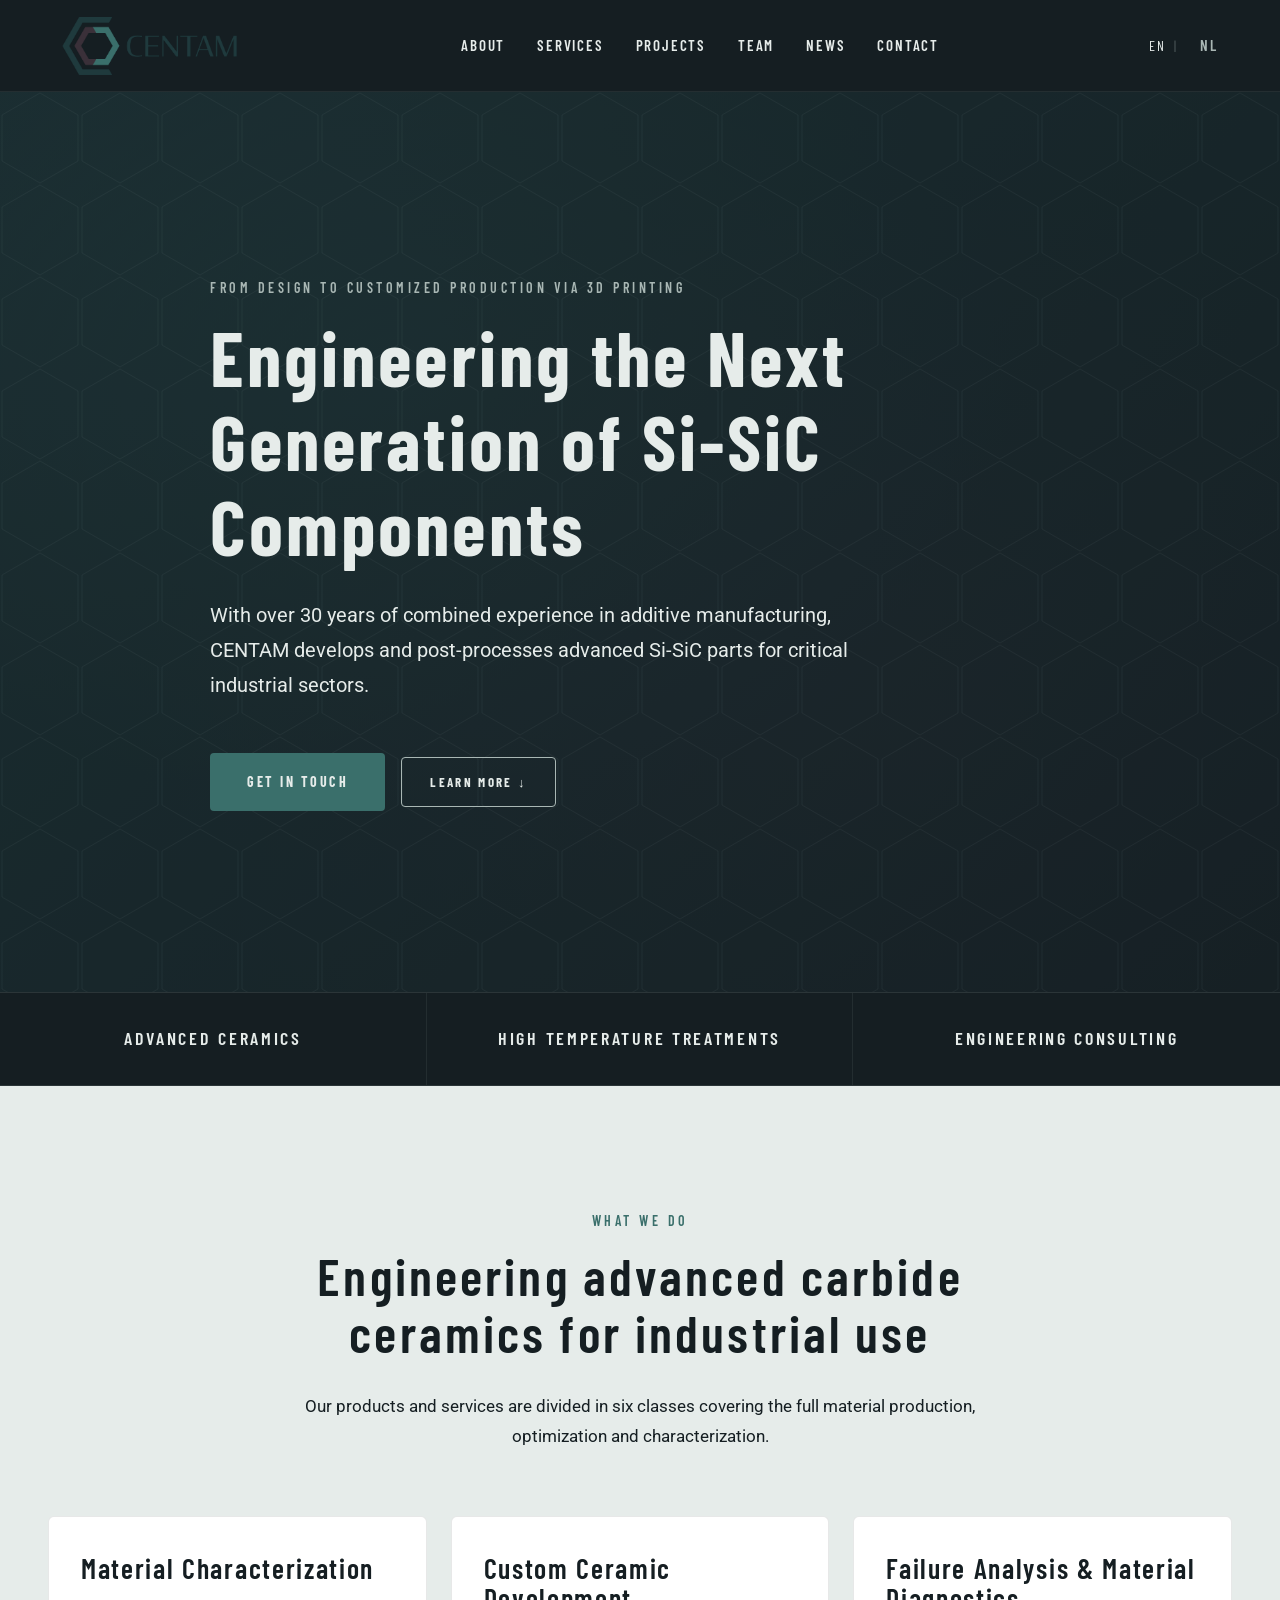
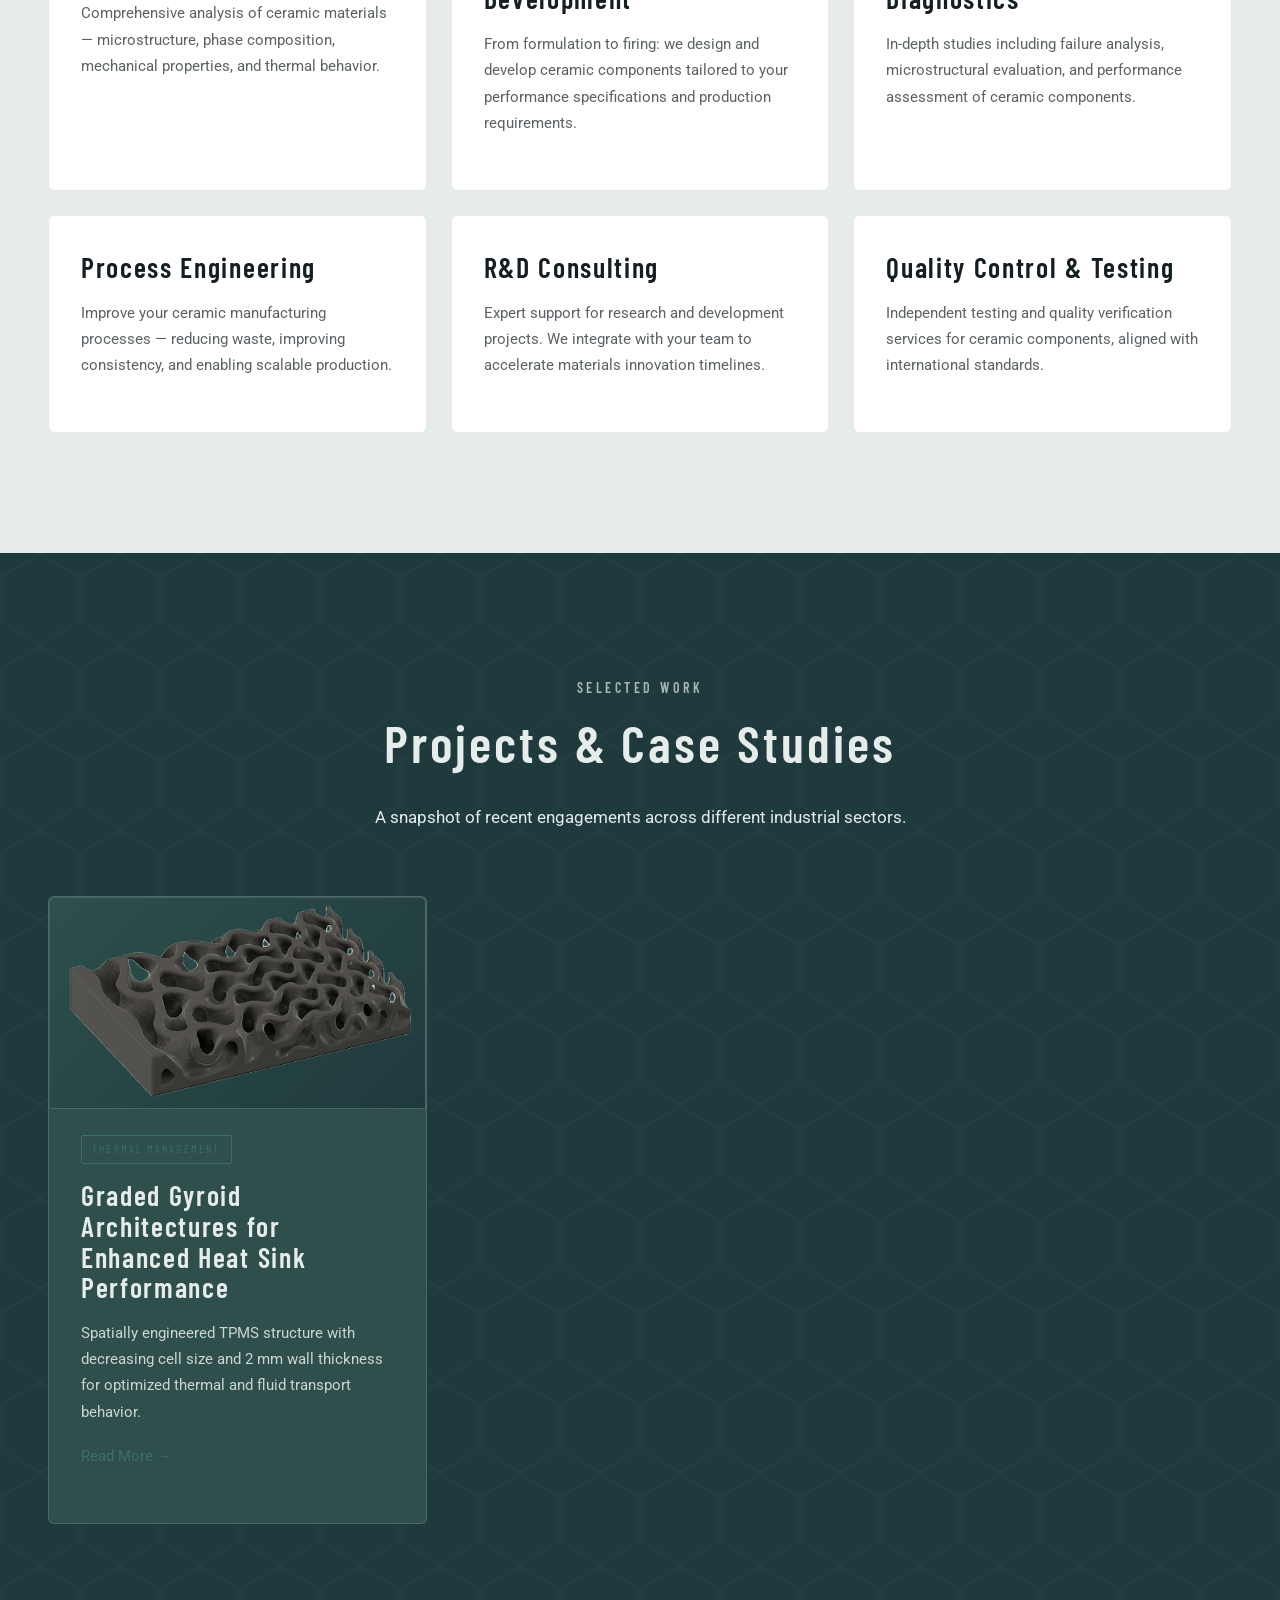
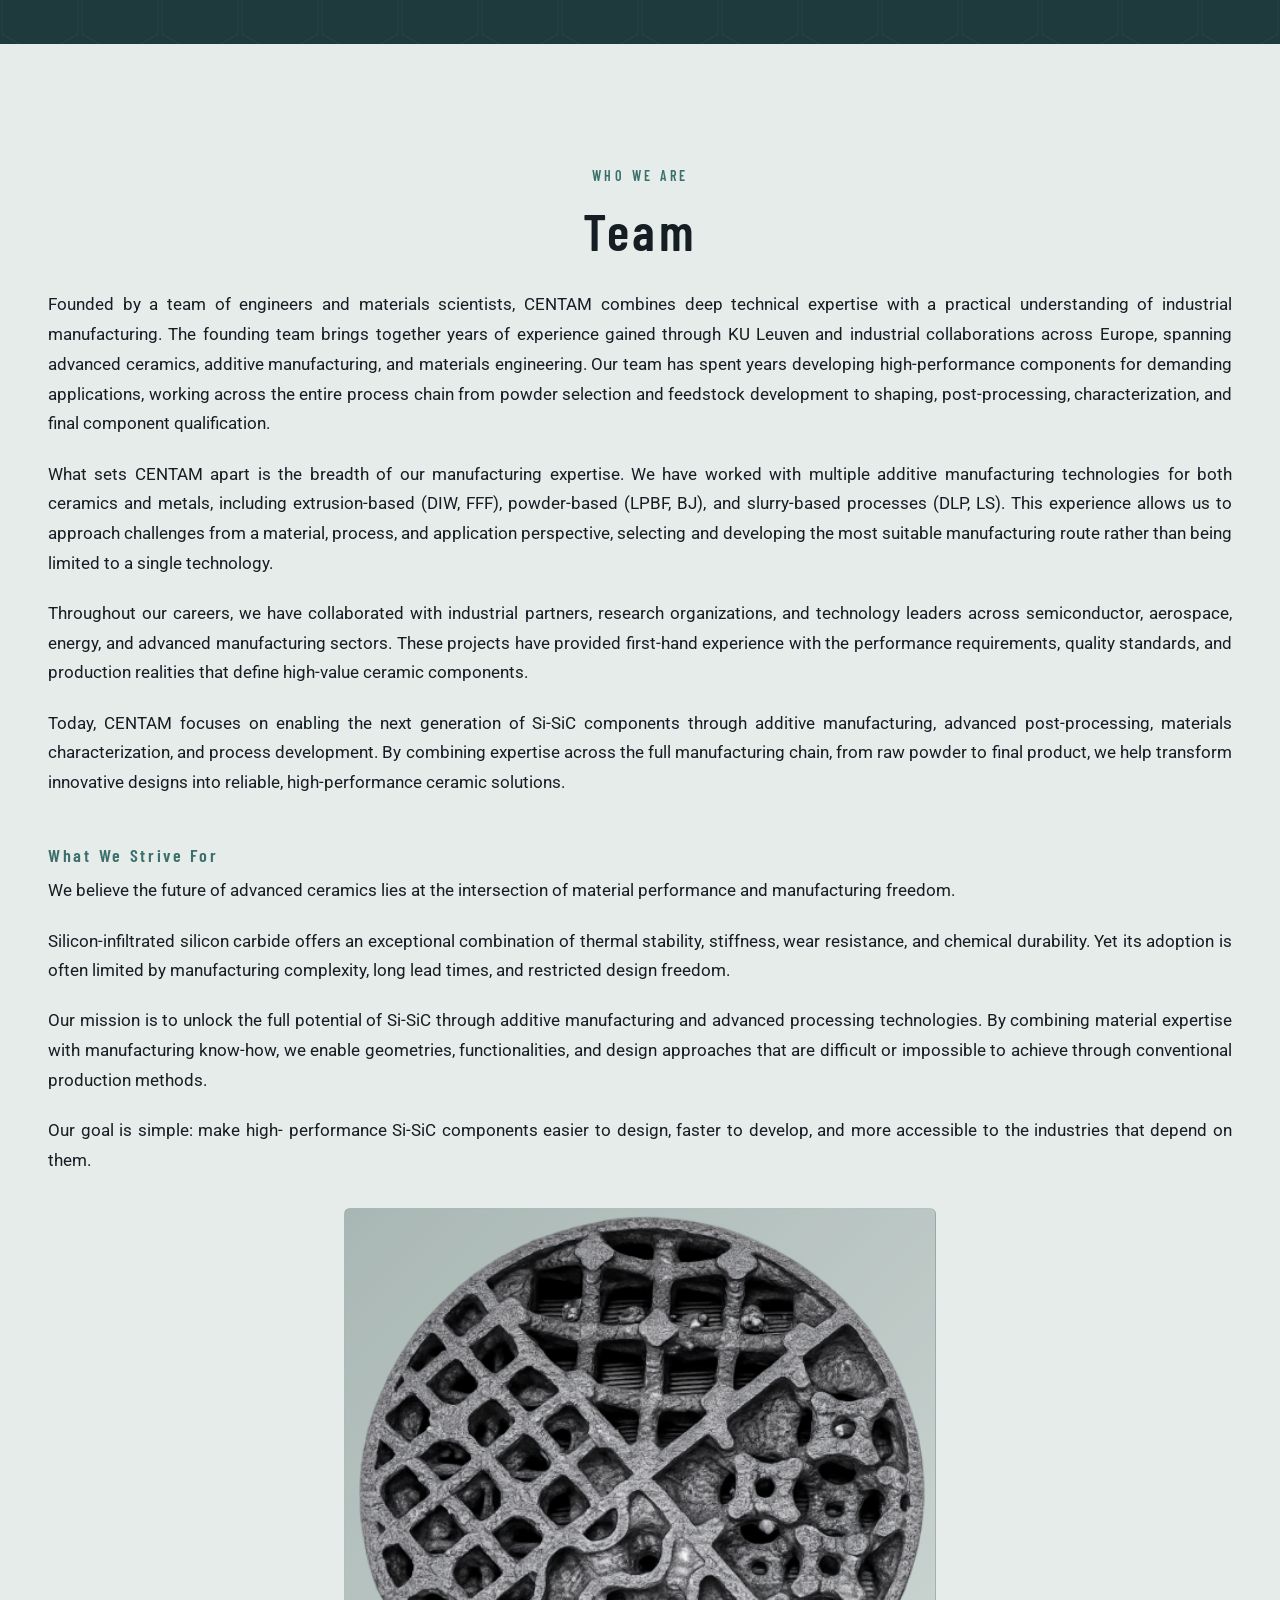
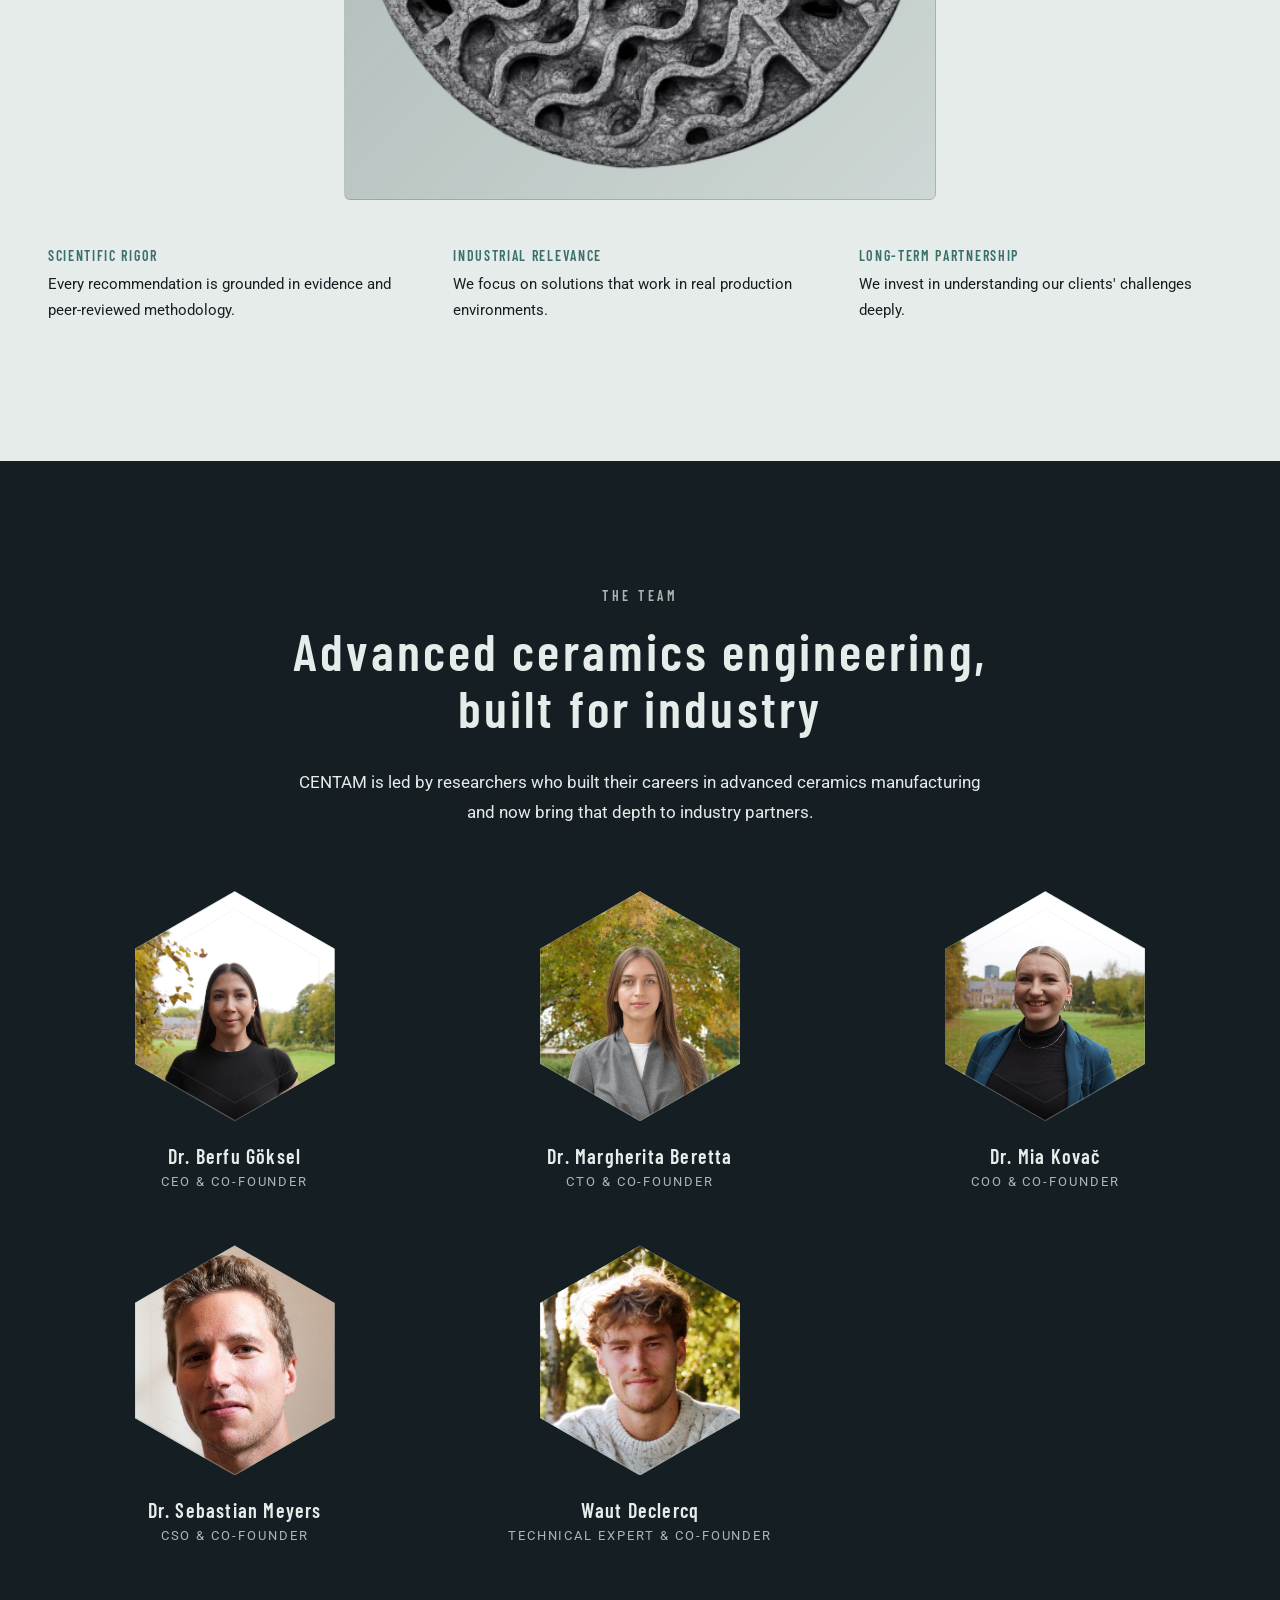
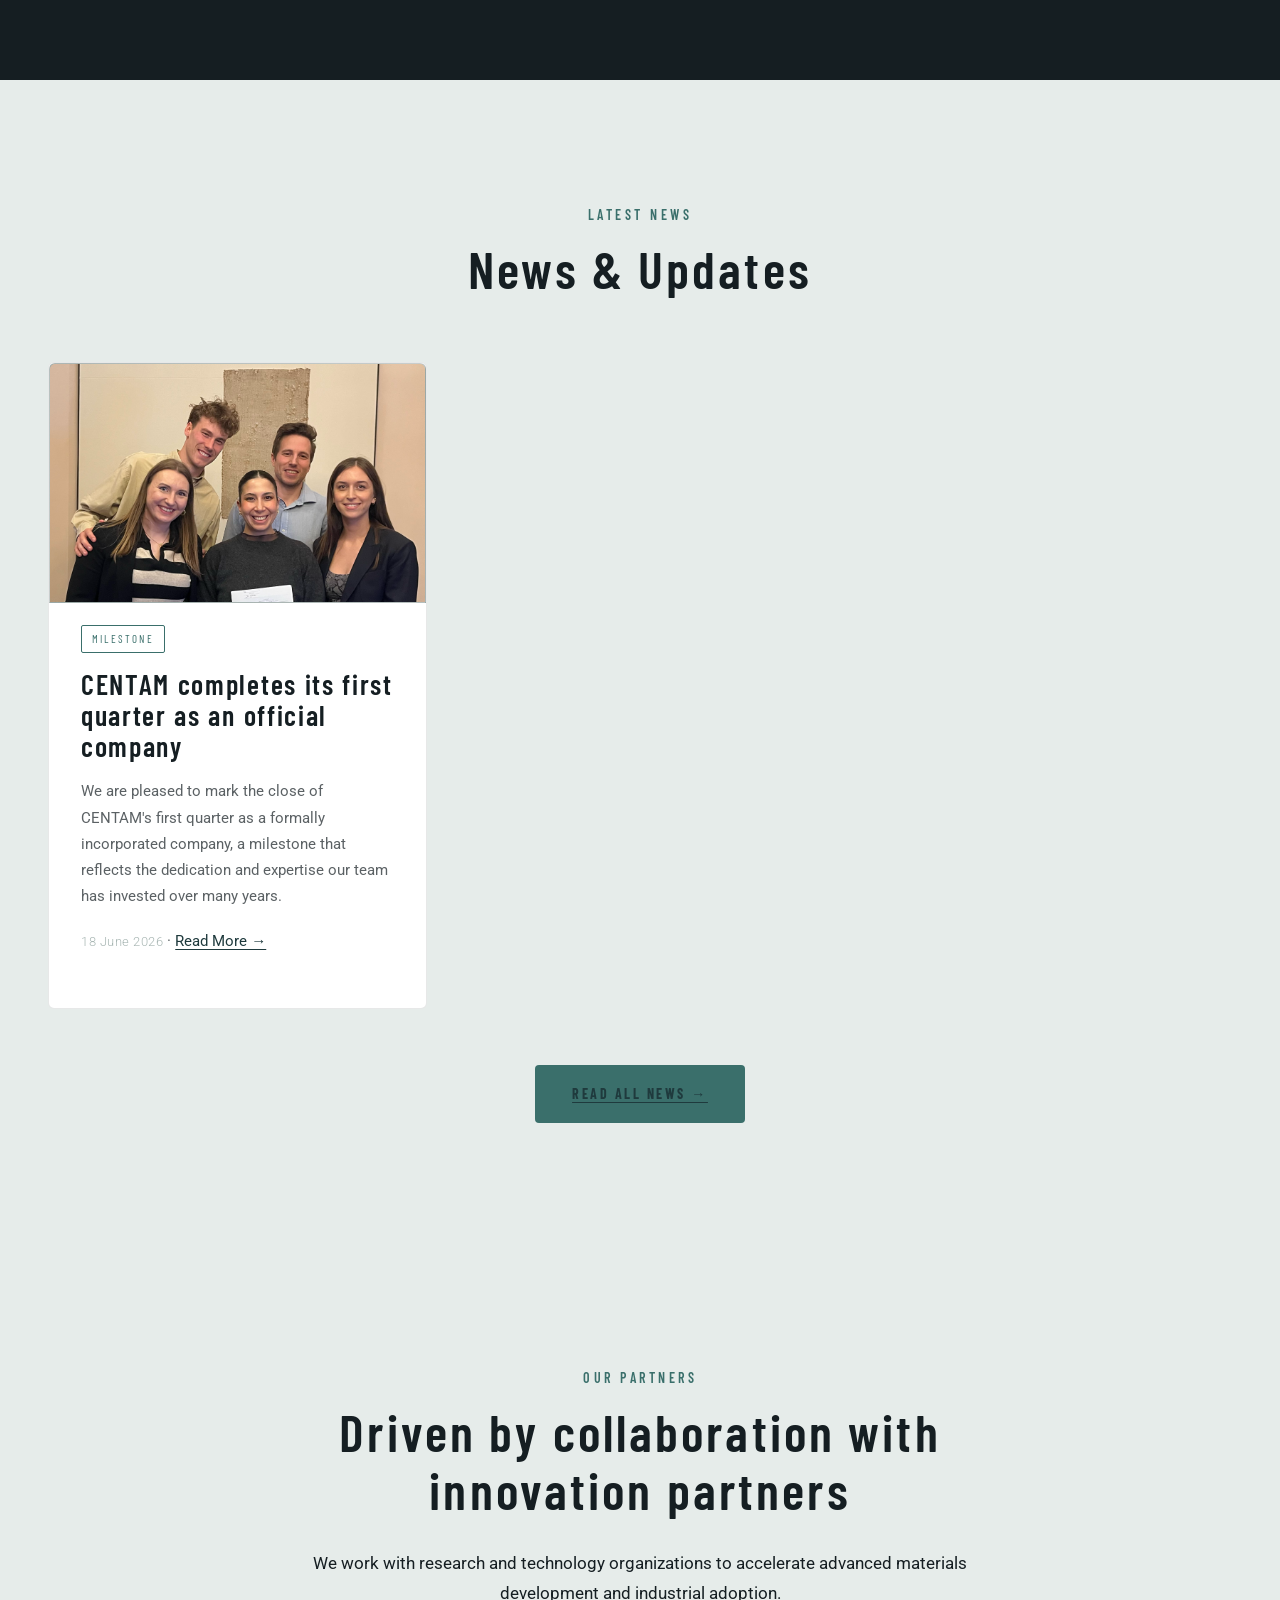
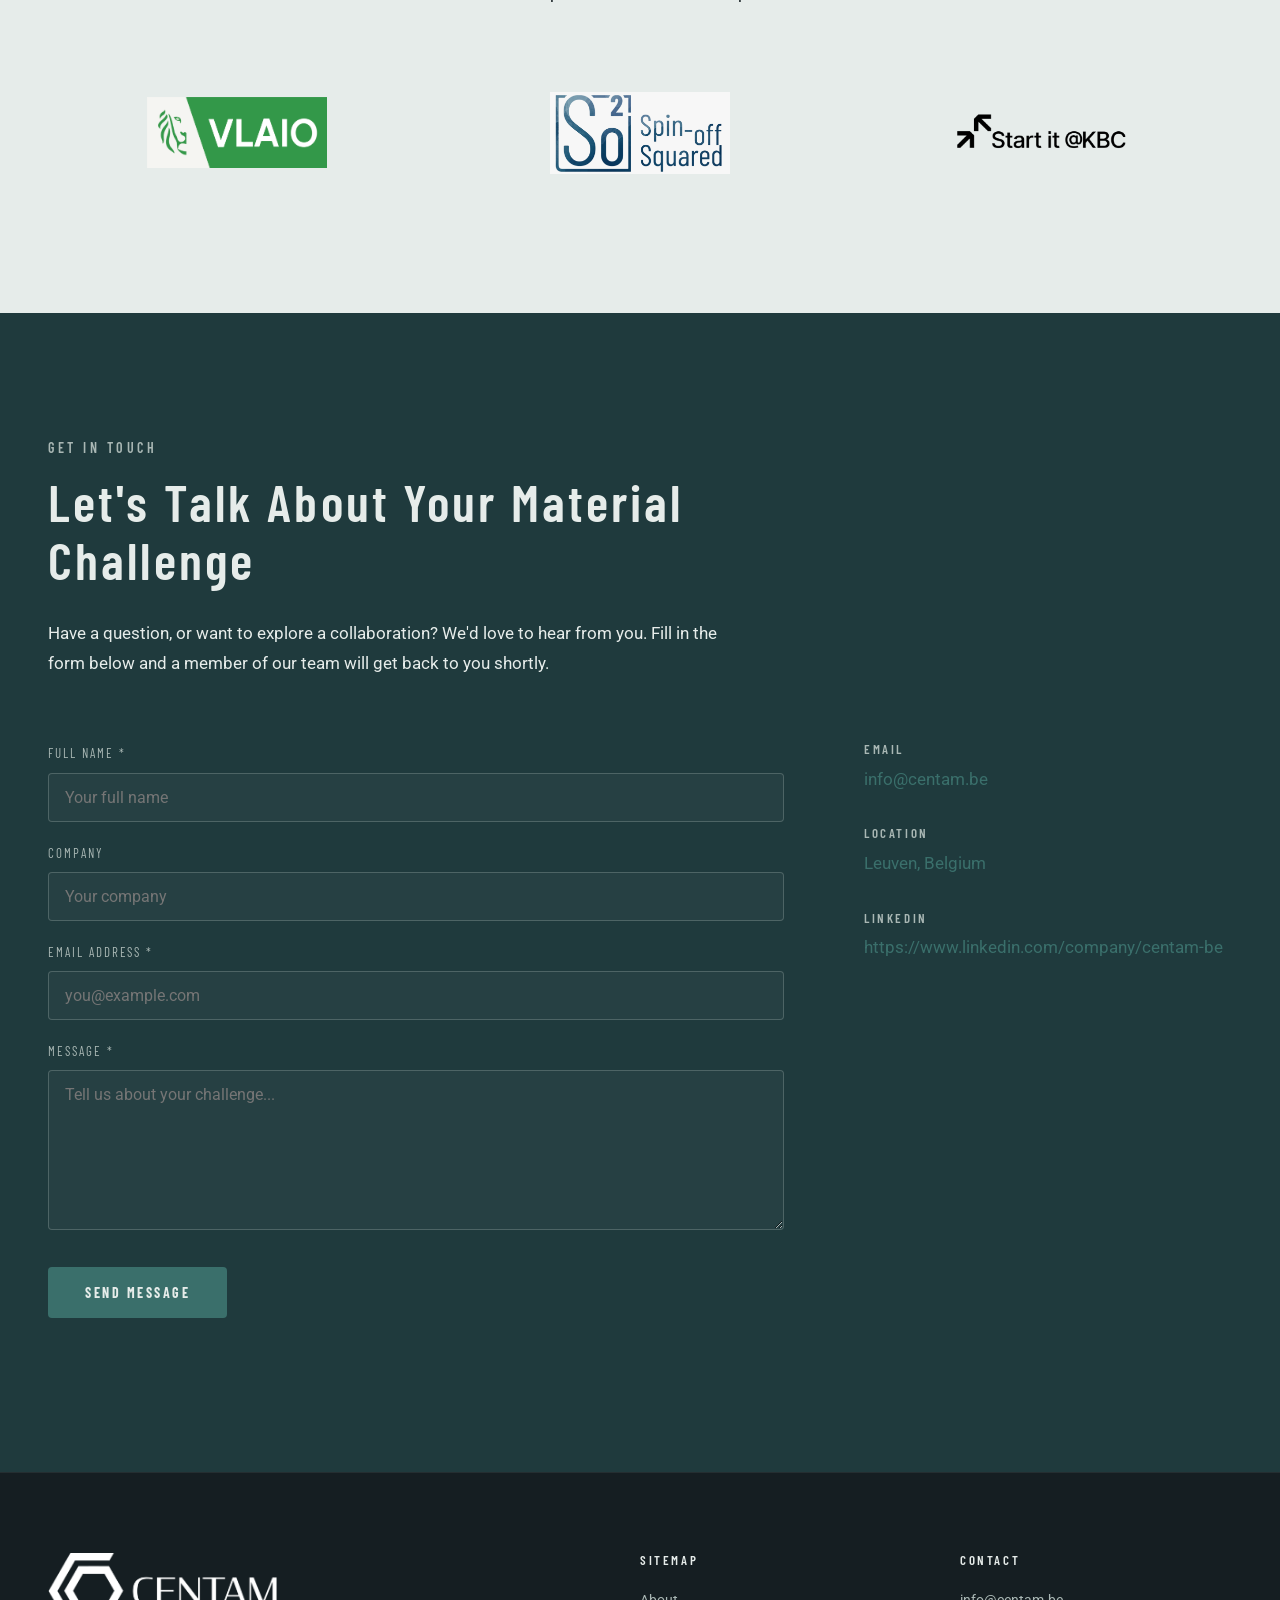
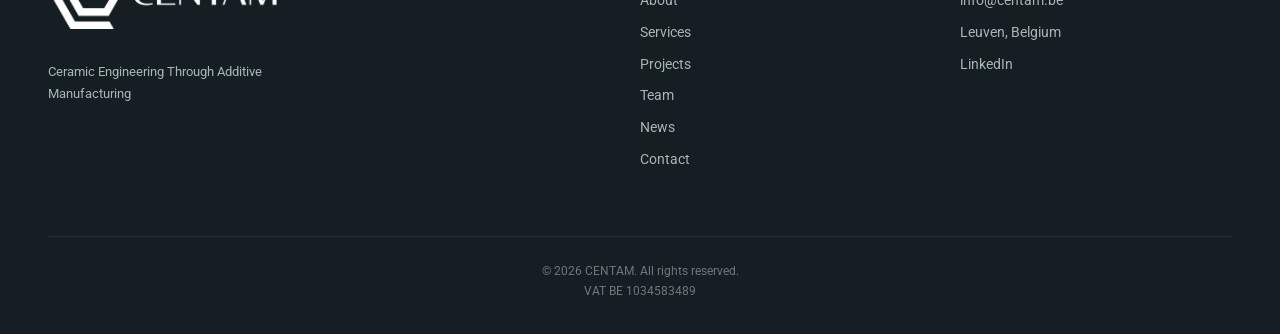
<file: index.html>
<!doctype html>
<html lang="en">
  <head>
    <meta charset="UTF-8" />
    <meta name="viewport" content="width=device-width, initial-scale=1.0" />
    <link rel="icon" type="image/png" sizes="32x32" href="favicon-32x32.png" />
    <link rel="icon" type="image/png" sizes="16x16" href="favicon-16x16.png" />
    <link rel="apple-touch-icon" sizes="180x180" href="apple-touch-icon.png" />
    <title>CENTAM</title>
    <meta name="description" content="CENTAM develops and post-processes advanced Si-SiC ceramic components through additive manufacturing for aerospace, energy, semiconductor and industrial sectors. Based in Leuven, Belgium." />
    <meta property="og:type" content="website" />
    <meta property="og:title" content="CENTAM" />
    <meta property="og:description" content="CENTAM develops and post-processes advanced Si-SiC ceramic components through additive manufacturing for aerospace, energy, semiconductor and industrial sectors." />
    <meta property="og:image" content="https://centam.be/assets/Centam_Logo_Hexagon_Name_Green_Maroon_300dpi.png" />
    <meta property="og:url" content="https://centam.be/" />

    <!-- Google Fonts -->
    <link rel="preconnect" href="https://fonts.googleapis.com" />
    <link rel="preconnect" href="https://fonts.gstatic.com" crossorigin />
    <link
      href="https://fonts.googleapis.com/css2?family=Barlow+Condensed:wght@500;600;700&family=Roboto:wght@300;400;500&display=swap"
      rel="stylesheet"
    />

    <!-- Site styles -->
    <link rel="stylesheet" href="styles.css" />
  </head>
  <body>
    <!-- ============================================================
       SITE HEADER / NAVIGATION (sticky, transparent over hero)
       ============================================================ -->
    <header class="site-header">
      <div class="nav-inner">
        <a href="#" class="nav-logo">
          <img
            src="/assets/Centam_Logo_Hexagon_Name_Green_Maroon_300dpi.png"
            alt="Ceramic Engineering Through Additive Manufacturing"
          />
        </a>
        <nav class="nav-menu" id="primary-nav">
          <a href="#about">About</a>
          <a href="#services">Services</a>
          <a href="#projects">Projects</a>
          <a href="#team">Team</a>
          <a href="#news">News</a>
          <a href="#contact">Contact</a>
          <a href="nl/index.html" class="nav-lang-mobile js-lang-link">NL</a>
        </nav>
        <div class="nav-lang"><span class="nav-lang__active">EN</span><span class="nav-lang__divider">|</span><a href="nl/index.html" class="js-lang-link">NL</a></div>
        <button
          class="nav-toggle"
          aria-label="Toggle navigation menu"
          aria-expanded="false"
          aria-controls="primary-nav"
        >
          <span></span><span></span><span></span>
        </button>
      </div>
    </header>

    <main>
      <!-- ========================================================
         HERO — Dark Green
         ======================================================== -->
      <section class="centam-hero" id="hero">
        <div class="img-hero"></div>
        <div>
          <div class="centam-eyebrow">
            From design to customized production via 3D printing
          </div>
          <h1>Engineering the Next Generation of Si-SiC Components</h1>
          <p>
            With over 30 years of combined experience in additive manufacturing,
            CENTAM develops and post-processes advanced Si-SiC parts for
            critical industrial sectors.
          </p>
          <div class="hero-actions">
            <a href="mailto:info@centam.be" class="centam-button">Get In Touch</a>
            <a href="#about" class="centam-button centam-button-ghost"
              >Learn More ↓</a
            >
          </div>
        </div>
      </section>

      <!-- ========================================================
         PILLARS — Near Black strip
         ======================================================== -->
      <div class="centam-pillars">
        <div><h4>Advanced Ceramics</h4></div>
        <div><h4>High Temperature Treatments</h4></div>
        <div><h4>Engineering Consulting</h4></div>
      </div>

      <!-- ========================================================
         SERVICES — Dark Green
         ======================================================== -->
      <section class="centam-section centam-section-light" id="services">
        <div class="centam-container">
          <div class="section-intro">
            <div class="centam-eyebrow">What We Do</div>
            <h2>Engineering advanced carbide ceramics for industrial use</h2>
            <p>
              Our products and services are divided in six classes covering the
              full material production, optimization and characterization.
            </p>
          </div>
          <div class="centam-card-grid">
            <div class="centam-card">
              <h3>Material Characterization</h3>
              <p>
                Comprehensive analysis of ceramic materials — microstructure,
                phase composition, mechanical properties, and thermal behavior.
              </p>
            </div>
            <div class="centam-card">
              <h3>Custom Ceramic Development</h3>
              <p>
                From formulation to firing: we design and develop ceramic
                components tailored to your performance specifications and
                production requirements.
              </p>
            </div>
            <div class="centam-card">
              <h3>Failure Analysis &amp; Material Diagnostics</h3>
              <p>
                In-depth studies including failure analysis, microstructural
                evaluation, and performance assessment of ceramic components.
              </p>
            </div>
            <div class="centam-card">
              <h3>Process Engineering</h3>
              <p>
                Improve your ceramic manufacturing processes — reducing waste,
                improving consistency, and enabling scalable production.
              </p>
            </div>
            <div class="centam-card">
              <h3>R&amp;D Consulting</h3>
              <p>
                Expert support for research and development projects. We
                integrate with your team to accelerate materials innovation
                timelines.
              </p>
            </div>
            <div class="centam-card">
              <h3>Quality Control &amp; Testing</h3>
              <p>
                Independent testing and quality verification services for
                ceramic components, aligned with international standards.
              </p>
            </div>
          </div>
        </div>
      </section>

      <!-- ========================================================
         PROJECTS — Cream
         Cards are rendered from the shared `projects` data
         (projects.js) by renderProjectCards() in script.js.
         Add a project there and a card appears automatically.
         ======================================================== -->
      <section class="centam-section centam-section-darker" id="projects">
        <div class="centam-container">
          <div class="section-intro">
            <span class="maroon-bar maroon-bar--center"></span>
            <div class="centam-eyebrow">Selected Work</div>
            <h2>Projects &amp; Case Studies</h2>
            <p>
              A snapshot of recent engagements across different industrial
              sectors.
            </p>
          </div>
          <div class="centam-card-grid" id="projects-grid"></div>
        </div>
      </section>

      <!-- ========================================================
         ABOUT — Cream
         ======================================================== -->
      <section class="centam-section centam-section-light" id="about">
        <div class="centam-container">
          <div class="about-grid">
            <div>
              <span class="maroon-bar"></span>
              <div class="centam-eyebrow centam-eyebrow--center">Who We Are</div>
              <h2 class="about-heading">Team</h2>
            <p>Founded by a team of engineers and materials scientists, CENTAM combines deep technical expertise with a practical understanding of industrial manufacturing. The founding team brings together years of experience gained through KU Leuven and industrial collaborations across Europe, spanning advanced ceramics, additive manufacturing, and materials engineering. Our team has spent years developing high-performance components for demanding applications, working across the entire process chain from powder selection and feedstock development to shaping, post-processing, characterization, and final component qualification.</p>
              <p>
                What sets CENTAM apart is the breadth of our manufacturing expertise. We have worked with multiple additive manufacturing technologies for both ceramics and metals, including extrusion-based (DIW, FFF), powder-based (LPBF, BJ), and slurry-based processes (DLP, LS). This experience allows us to approach challenges from a material, process, and application perspective, selecting and developing the most suitable manufacturing route rather than being limited to a single technology.</p>
            <p>Throughout our careers, we have collaborated with industrial partners, research organizations, and technology leaders across semiconductor, aerospace, energy, and advanced manufacturing sectors. These projects have provided first-hand experience with the performance requirements, quality standards, and production realities that define high-value ceramic components.
              </p>
              <p>
                Today, CENTAM focuses on enabling the next generation of Si-SiC components through additive manufacturing, advanced post-processing, materials characterization, and process development. By combining expertise across the full manufacturing chain, from raw powder to final product, we help transform innovative designs into reliable, high-performance ceramic solutions.
              </p>
              <h3 class="about-strive-heading">What We Strive For</h3>
              <p>
                We believe the future of advanced ceramics lies at the intersection of material performance and manufacturing freedom.</p>
            <p>Silicon-infiltrated silicon carbide offers an exceptional combination of thermal stability, stiffness, wear resistance, and chemical durability. Yet its adoption is often limited by manufacturing complexity, long lead times, and restricted design freedom.</p>
            <p> Our
                mission is to unlock the full potential of Si-SiC through additive manufacturing and advanced processing technologies. By combining material expertise with manufacturing know-how, we enable geometries, functionalities, and design approaches that are difficult or impossible to achieve through conventional production methods.</p>
            <p>Our goal is simple: make high-
                performance Si-SiC components easier to design, faster to develop, and more accessible to the industries that depend on them.
              </p>
            </div>
            <div>
              <div class="img-placeholder img-placeholder--about">
                <img
                  src="/assets/gyroid-sandblasted-e1781793578906.png"
                  alt="Gyroid lattice structure"
                />
              </div>
            </div>
          </div>
          <div class="values-grid">
            <div class="value-item">
              <h4>SCIENTIFIC RIGOR</h4>
              <p>
                Every recommendation is grounded in evidence and peer-reviewed
                methodology.
              </p>
            </div>
            <div class="value-item">
              <h4>INDUSTRIAL RELEVANCE</h4>
              <p>
                We focus on solutions that work in real production environments.
              </p>
            </div>
            <div class="value-item">
              <h4>LONG-TERM PARTNERSHIP</h4>
              <p>We invest in understanding our clients' challenges deeply.</p>
            </div>
          </div>
        </div>
      </section>

      <!-- ========================================================
         TEAM — Near Black (hexagon photos)
         ======================================================== -->
      <section class="centam-section centam-section-dark" id="team">
        <div class="centam-container">
          <div class="section-intro">
            <div class="centam-eyebrow">The Team</div>
            <h2>Advanced ceramics engineering, built for industry</h2>
            <p>
              CENTAM is led by researchers who built their careers in advanced
              ceramics manufacturing and now bring that depth to industry
              partners.
            </p>
          </div>
          <div class="centam-team-grid">
            <!-- Team member -->
            <div class="centam-team-member">
              <a href="https://www.linkedin.com/in/berfu-g%C3%B6ksel/" target="_blank" rel="noopener noreferrer" class="centam-linkedin">
              <div class="centam-team-photo">
                <img
                  src="/assets/Berfu-Goksel-photo.jpg"
                  alt="Dr. Berfu Göksel"
                />
                <svg viewBox="0 0 200 230">
                  <path
                    d="M100 0 L200 57.5 L200 172.5 L100 230 L0 172.5 L0 57.5 Z"
                    fill="none"
                    stroke="#A9B7B4"
                    stroke-width="1.5"
                    stroke-opacity="0.4"
                  />
                  <path
                    d="M100 18 L184 67 L184 163 L100 212 L16 163 L16 67 Z"
                    fill="none"
                    stroke="#A9B7B4"
                    stroke-width="0.8"
                    stroke-opacity="0.18"
                  />
                </svg>
              </div>
              <h3>Dr. Berfu Göksel</h3>
              </a>
            <div class="role">CEO &amp; Co-founder</div>

            </div>

            <!-- Team member -->
            <div class="centam-team-member">
              <a href="https://www.linkedin.com/in/margherita-beretta-384769174/" target="_blank" rel="noopener noreferrer" class="centam-linkedin">
              <div class="centam-team-photo">
                <img
                  src="/assets/Marghe.jpg"
                  alt="Dr. Margherita Beretta"
                />
                <svg viewBox="0 0 200 230">
                  <path
                    d="M100 0 L200 57.5 L200 172.5 L100 230 L0 172.5 L0 57.5 Z"
                    fill="none"
                    stroke="#A9B7B4"
                    stroke-width="1.5"
                    stroke-opacity="0.4"
                  />
                  <path
                    d="M100 18 L184 67 L184 163 L100 212 L16 163 L16 67 Z"
                    fill="none"
                    stroke="#A9B7B4"
                    stroke-width="0.8"
                    stroke-opacity="0.18"
                  />
                </svg>
              </div>
              <h3>Dr. Margherita Beretta</h3>
            </a>
              <div class="role">CTO &amp; Co-founder</div>

            </div>

            <!-- Team member -->
            <div class="centam-team-member">
              <a href="https://www.linkedin.com/in/mia-kovac/" target="_blank" rel="noopener noreferrer" class="centam-linkedin">
              <div class="centam-team-photo">
                <img
                  src="/assets/DSC00860-e1781275907123.jpg"
                  alt="Dr. Mia Kovač"
                />
                <svg viewBox="0 0 200 230">
                  <path
                    d="M100 0 L200 57.5 L200 172.5 L100 230 L0 172.5 L0 57.5 Z"
                    fill="none"
                    stroke="#A9B7B4"
                    stroke-width="1.5"
                    stroke-opacity="0.4"
                  />
                  <path
                    d="M100 18 L184 67 L184 163 L100 212 L16 163 L16 67 Z"
                    fill="none"
                    stroke="#A9B7B4"
                    stroke-width="0.8"
                    stroke-opacity="0.18"
                  />
                </svg>
              </div>
              <h3>Dr. Mia Kovač</h3></a>
              <div class="role"> COO &amp; Co-founder</div>

            </div>

            <!-- Team member -->
            <div class="centam-team-member">
              <a href="https://www.linkedin.com/in/sebastian-meyers-b3541275/" target="_blank" rel="noopener noreferrer" class="centam-linkedin">
              <div class="centam-team-photo">
                <img
                  src="/assets/Seb-e1781276645237.jpg"
                  alt="Dr. Sebastian Meyers"
                />
                <svg viewBox="0 0 200 230">
                  <path
                    d="M100 0 L200 57.5 L200 172.5 L100 230 L0 172.5 L0 57.5 Z"
                    fill="none"
                    stroke="#A9B7B4"
                    stroke-width="1.5"
                    stroke-opacity="0.4"
                  />
                  <path
                    d="M100 18 L184 67 L184 163 L100 212 L16 163 L16 67 Z"
                    fill="none"
                    stroke="#A9B7B4"
                    stroke-width="0.8"
                    stroke-opacity="0.18"
                  />
                </svg>
              </div>
              <h3>Dr. Sebastian Meyers</h3>
              </a>
            <div class="role">CSO &amp; Co-founder</div>

            </div>

            <!-- Team member -->
            <div class="centam-team-member">
              <a href="https://www.linkedin.com/in/wautdeclercq/" target="_blank" rel="noopener noreferrer" class="centam-linkedin">
              <div class="centam-team-photo">
                <img
                  src="/assets/afbeelding.jpeg"
                  alt="Waut Declercq"
                />
                <svg viewBox="0 0 200 230">
                  <path
                    d="M100 0 L200 57.5 L200 172.5 L100 230 L0 172.5 L0 57.5 Z"
                    fill="none"
                    stroke="#A9B7B4"
                    stroke-width="1.5"
                    stroke-opacity="0.4"
                  />
                  <path
                    d="M100 18 L184 67 L184 163 L100 212 L16 163 L16 67 Z"
                    fill="none"
                    stroke="#A9B7B4"
                    stroke-width="0.8"
                    stroke-opacity="0.18"
                  />
                </svg>
              </div>
              <h3>Waut Declercq</h3></a>
              <div class="role">Technical Expert &amp; Co-founder</div>

            </div>
          </div>
        </div>
      </section>

      <!-- ========================================================
         NEWS — Cream
         ======================================================== -->
      <section class="centam-section centam-section-light" id="news">
        <div class="centam-container">
          <div class="section-intro">
            <span class="maroon-bar maroon-bar--center"></span>
            <div class="centam-eyebrow">Latest News</div>
            <h2>News &amp; Updates</h2>
          </div>
          <!-- Cards are rendered from the shared `newsArticles` data
             (news.js) by renderNewsCards() in script.js. data-limit
             keeps this homepage preview to the latest 3; news.html
             lists them all. -->
          <div class="centam-card-grid" id="news-grid" data-limit="3"></div>
          <div class="news-cta">
            <a href="news.html" class="centam-button">Read All News →</a>
          </div>
        </div>
      </section>

    <!-- ========================================================
         PARTNERS — Cream
         ======================================================== -->
    <section class="centam-section centam-section-light" id="partners">
      <div class="centam-container">
        <div class="section-intro">
          <span class="maroon-bar maroon-bar--center"></span>
          <div class="centam-eyebrow">Our Partners</div>
          <h2>Driven by collaboration with innovation partners</h2>
          <p>We work with research and technology organizations to accelerate advanced materials development and industrial adoption.</p>
        </div>
        <div class="partners-grid">
          <a class="partner-logo" href="https://www.vlaio.be" target="_blank" rel="noreferrer noopener">
            <img src="/assets/VLAIO_sponsorlogo_vol.png" alt="VLAIO logo">
          </a>
          <a class="partner-logo" href="https://www.sokwadraat.be" target="_blank" rel="noreferrer noopener">
            <img src="/assets/Screenshot-2026-06-18-at-15.10.50.png" alt="SO2 logo">
          </a>
          <a class="partner-logo" href="https://startit-x.com/en/accelerate/start-it-kbc" target="_blank" rel="noreferrer noopener">
            <img src="/assets/@KBC-black-e1781788468312.png" alt="StartIt logo">
          </a>
        </div>
      </div>
    </section>

      <!-- ========================================================
         CONTACT — Dark Green
         ======================================================== -->
      <section class="centam-section centam-section-darker" id="contact">
        <div class="centam-container">
          <div class="contact-intro">
            <div class="centam-eyebrow">Get In Touch</div>
            <h2>Let's Talk About Your Material Challenge</h2>
            <p>
              Have a question, or want to explore a collaboration? We'd love to
              hear from you. Fill in the form below and a member of our team
              will get back to you shortly.
            </p>
          </div>
          <div class="centam-contact-grid">
            <form id="contact-form">
              <div class="form-field">
                <label>Full Name *</label
                ><input id="name" type="text" placeholder="Your full name" />
              </div>
              <div class="form-field">
                <label>Company</label
                ><input id="company" type="text" placeholder="Your company" />
              </div>
              <div class="form-field">
                <label>Email Address *</label
                ><input id="email" type="email" placeholder="you@example.com" />
              </div>
              <div class="form-field form-field--message">
                <label>Message *</label
                ><textarea
                  id="message"
                  placeholder="Tell us about your challenge..."
                ></textarea>
              </div>
              <button type="submit">Send Message</button>
              <div class="form-note" id="form-note" role="status" aria-live="polite"></div>
            </form>
            <div>
              <h4 class="contact-label">EMAIL</h4>
              <p class="contact-detail"><a href="mailto:info@centam.be">info@centam.be</a></p>
              <h4 class="contact-label">LOCATION</h4>
              <p class="contact-detail"><a href="https://www.google.com/maps/place/Leuven/@50.88422,4.622966,12z/data=!3m1!4b1!4m6!3m5!1s0x47c160d05ebbdf85:0x40099ab2f4d5690!8m2!3d50.8791453!4d4.7024648!16zL20vMGs2YnQ?entry=ttu&g_ep=EgoyMDI2MDYxNi4wIKXMDSoASAFQAw%3D%3D" target="_blank" rel="noopener noreferrer">Leuven, Belgium</a></p>
              <h4 class="contact-label">LINKEDIN</h4>
              <p>
                <a href="https://www.linkedin.com/company/centam-be" target="_blank" rel="noopener noreferrer" class="contact-link"
                  >https://www.linkedin.com/company/centam-be</a
                >
              </p>
            </div>
          </div>
        </div>
      </section>
    </main>

    <!-- ============================================================
       SITE FOOTER
       ============================================================ -->
    <footer class="site-footer">
      <div class="centam-container">
        <div class="footer-grid">
          <div>
            <div class="nav-logo footer-logo footer-brand">
              <img
                src="/assets/Centam_Logo_Hexagon_Name_White_300ppi.png"
                alt="CENTAM"
              />
            </div>
            <p class="footer-tagline">
              Ceramic Engineering Through Additive Manufacturing
            </p>
          </div>
          <div>
            <h4>Sitemap</h4>
            <a href="#about">About</a><a href="#services">Services</a
            ><a href="#projects">Projects</a> <a href="#team">Team</a
            ><a href="#news">News</a><a href="mailto:info@centam.be">Contact</a>
          </div>
          <div>
            <h4>Contact</h4>
            <a href="mailto:info@centam.be">info@centam.be</a>
            <a href="https://www.google.com/maps/place/Leuven/@50.88422,4.622966,12z/data=!3m1!4b1!4m6!3m5!1s0x47c160d05ebbdf85:0x40099ab2f4d5690!8m2!3d50.8791453!4d4.7024648!16zL20vMGs2YnQ?entry=ttu&g_ep=EgoyMDI2MDYxNi4wIKXMDSoASAFQAw%3D%3D" target="_blank" rel="noopener noreferrer">Leuven, Belgium</a><a href="https://www.linkedin.com/company/centam-be" target="_blank" rel="noopener noreferrer">LinkedIn</a>
          </div>
        </div>
        <div class="footer-bottom">© 2026 CENTAM. All rights reserved.<br>VAT BE 1034583489</div>
      </div>
    </footer>

    <!-- Site scripts (data files load first, then behavior) -->
    <script src="projects.js"></script>
    <script src="news.js"></script>
    <script src="script.js"></script>
  </body>
</html>
</file>
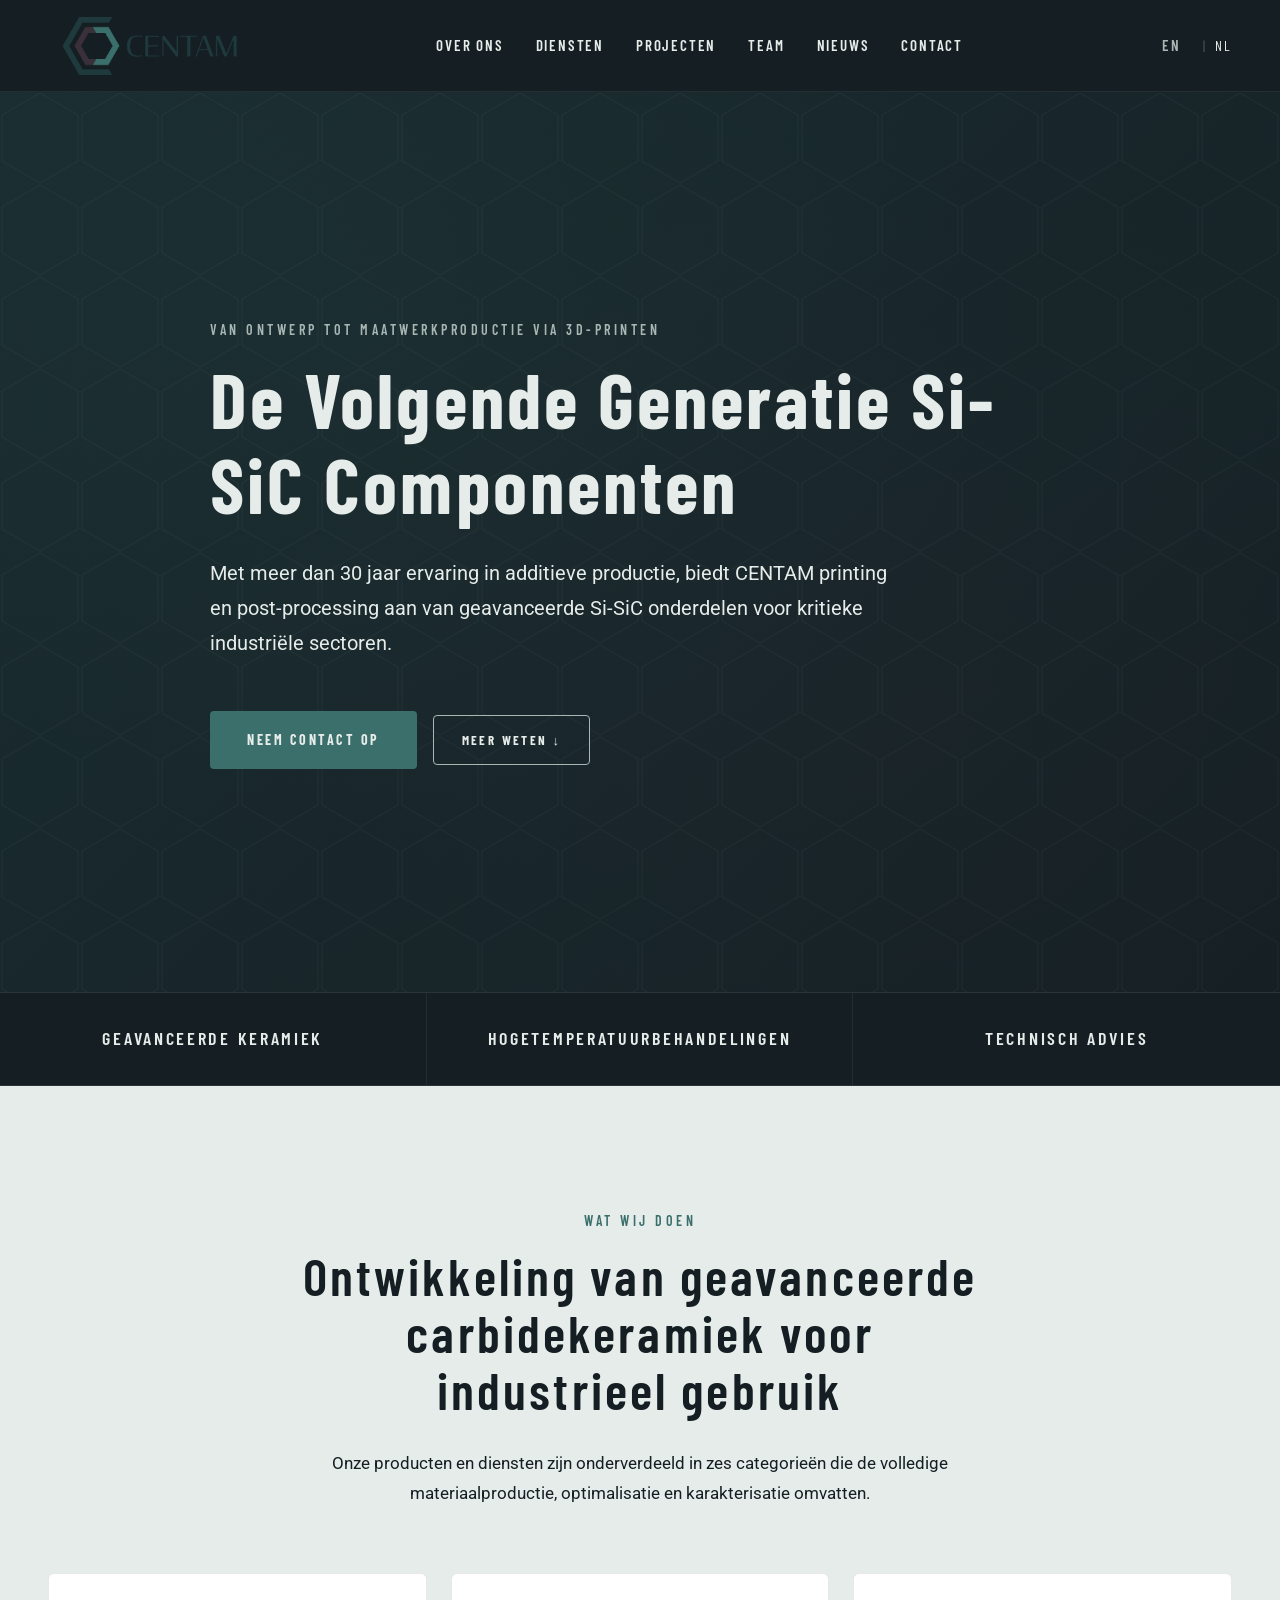
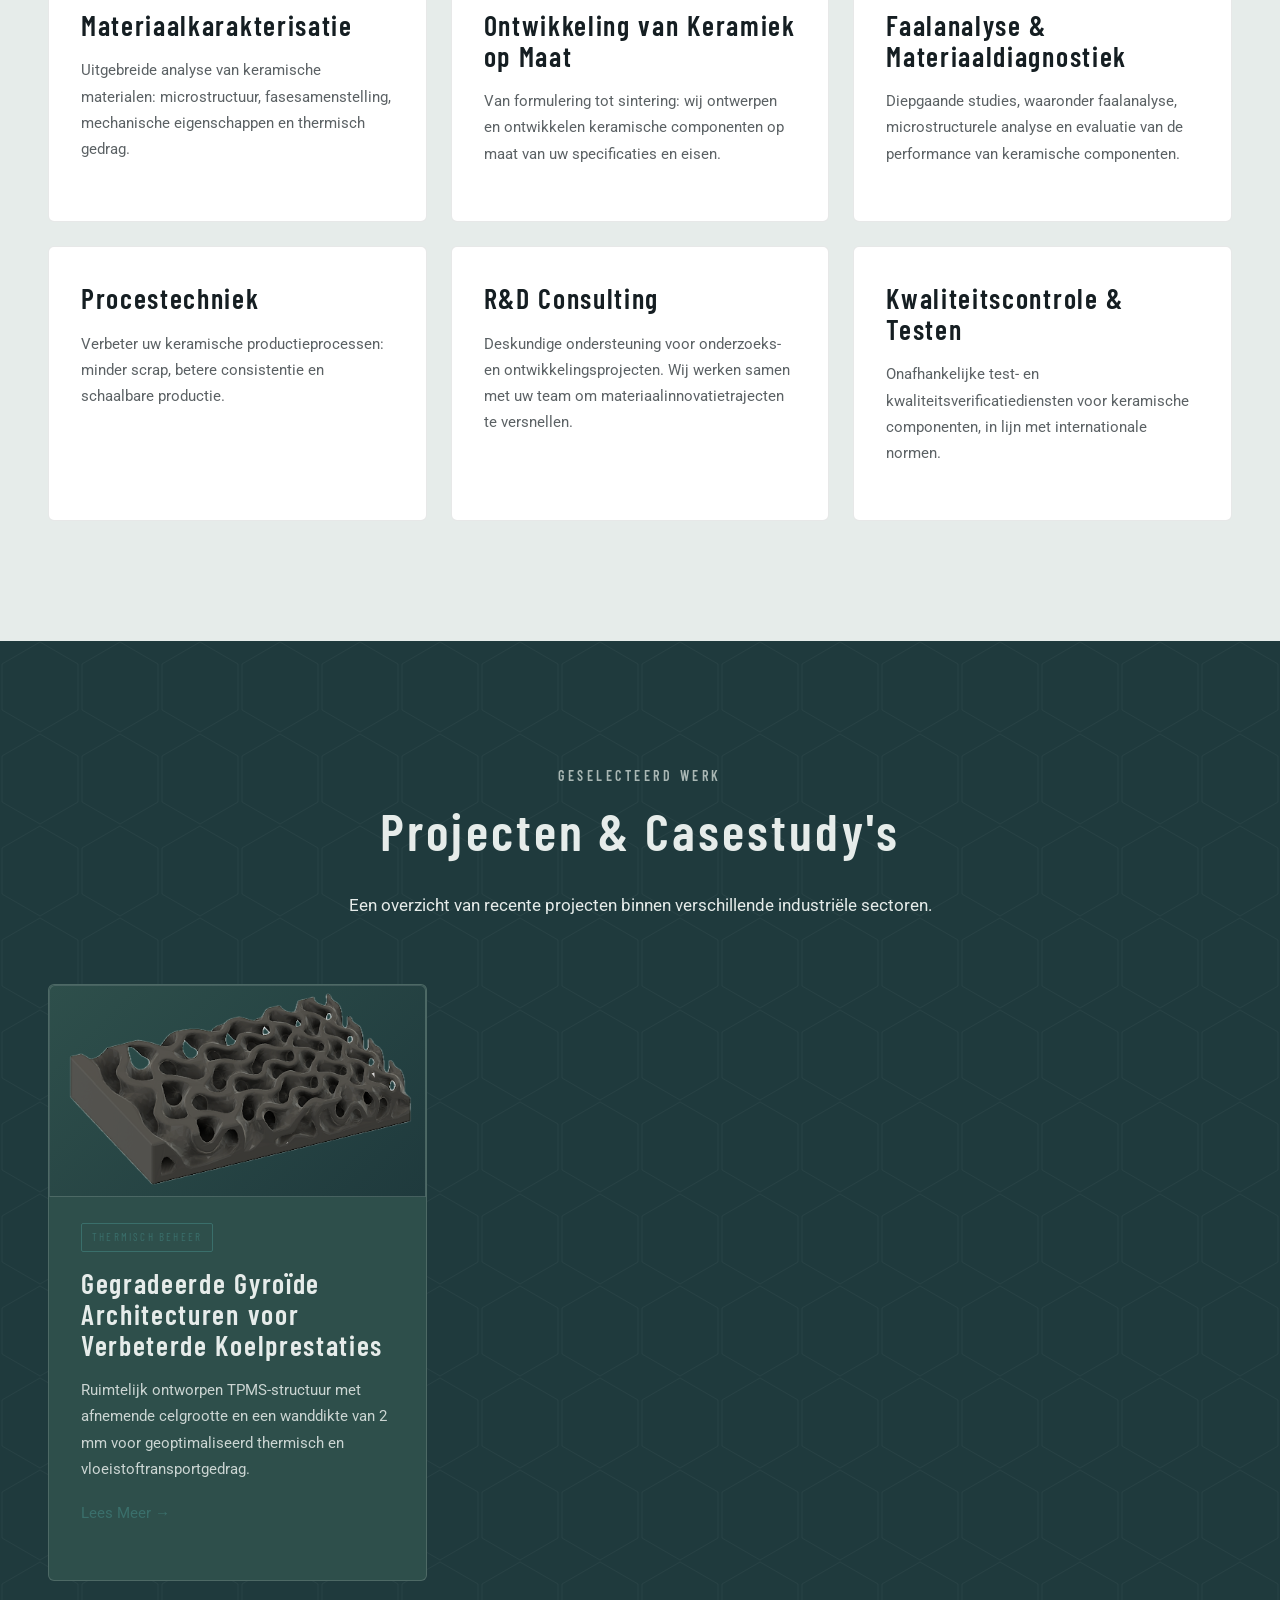
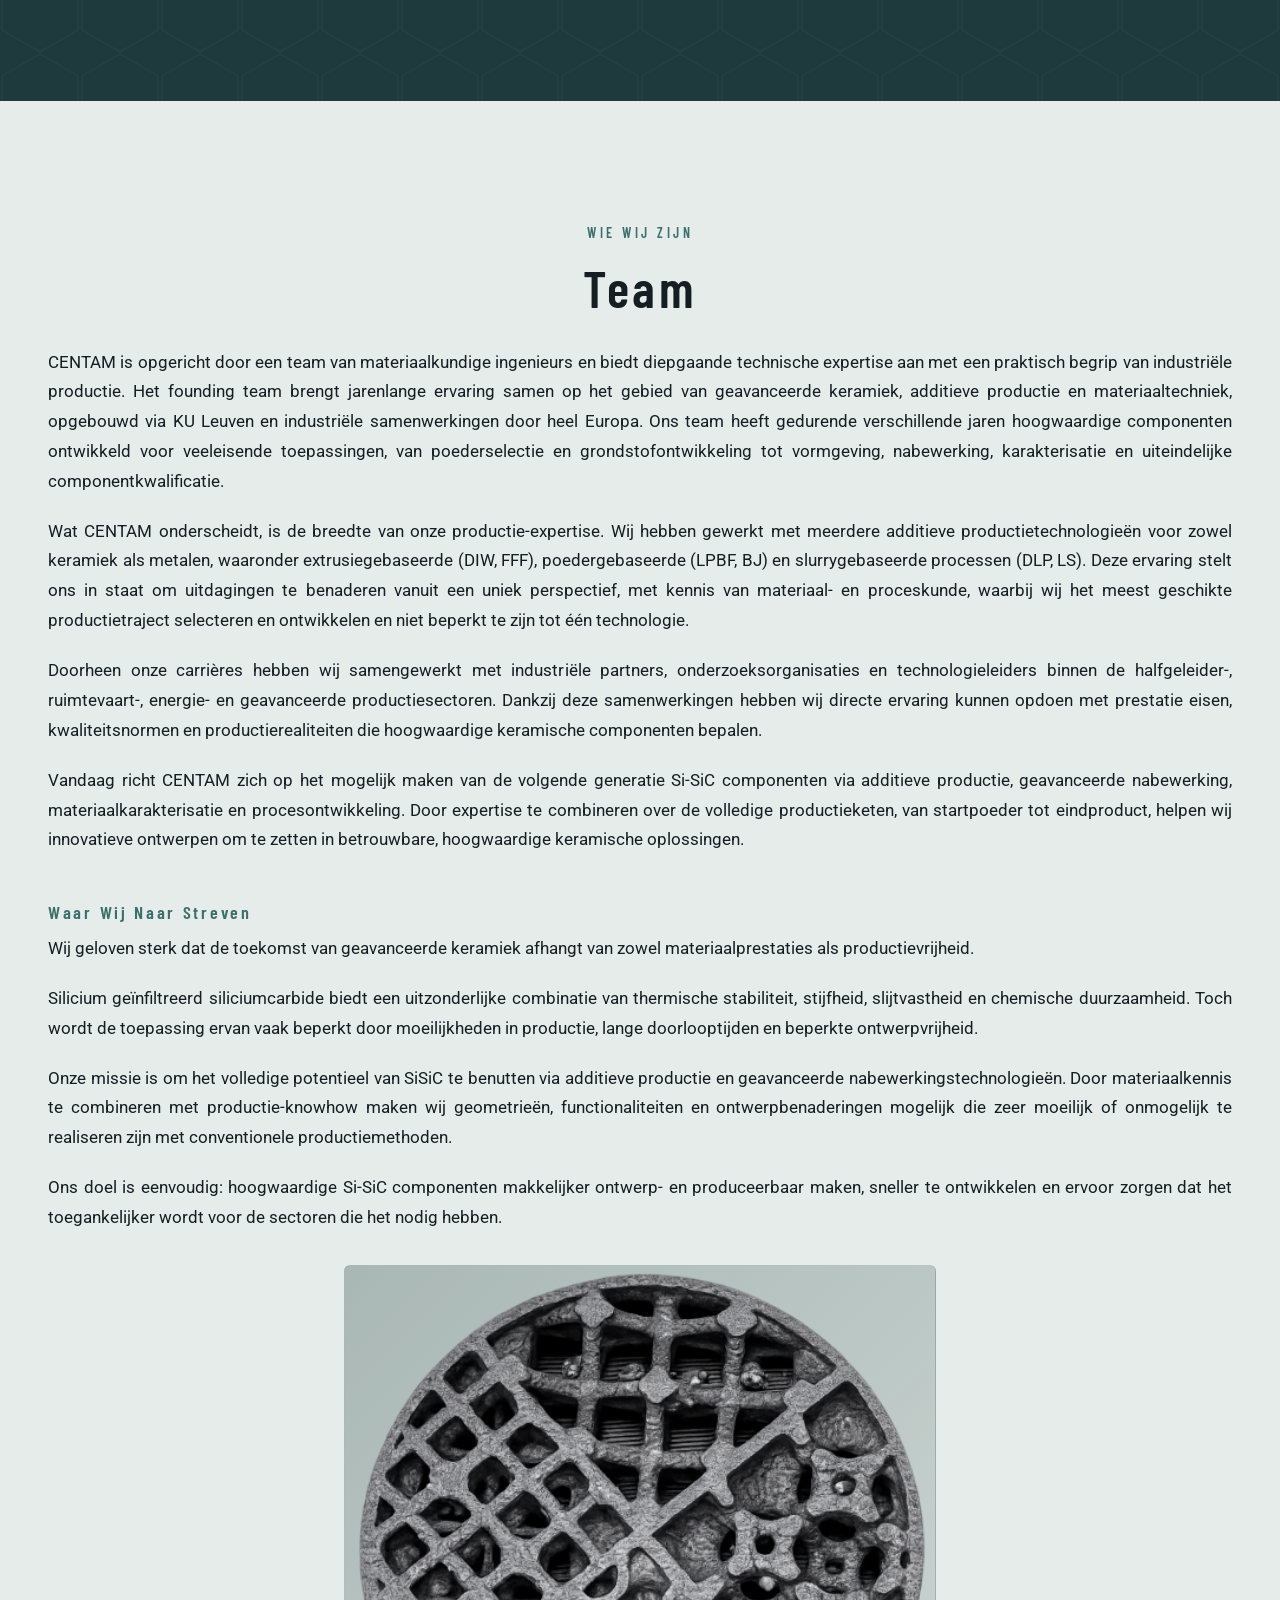
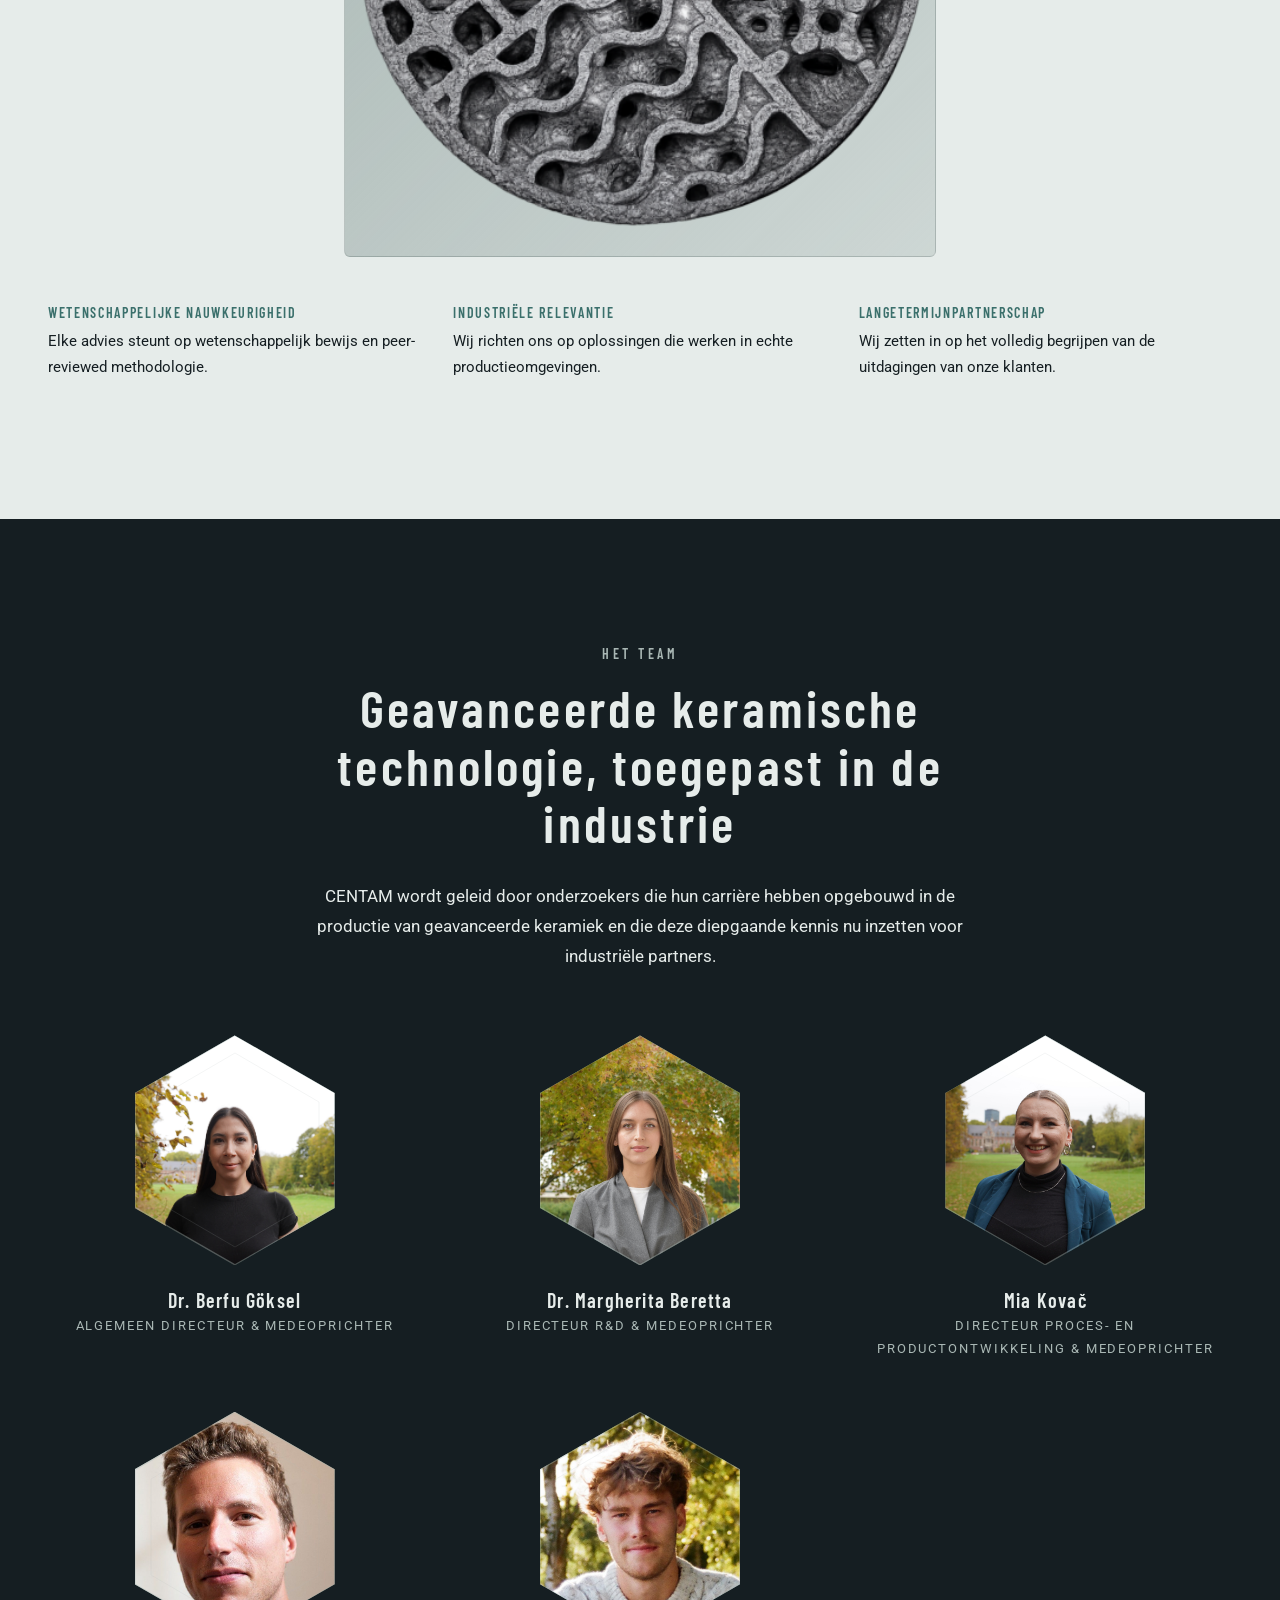
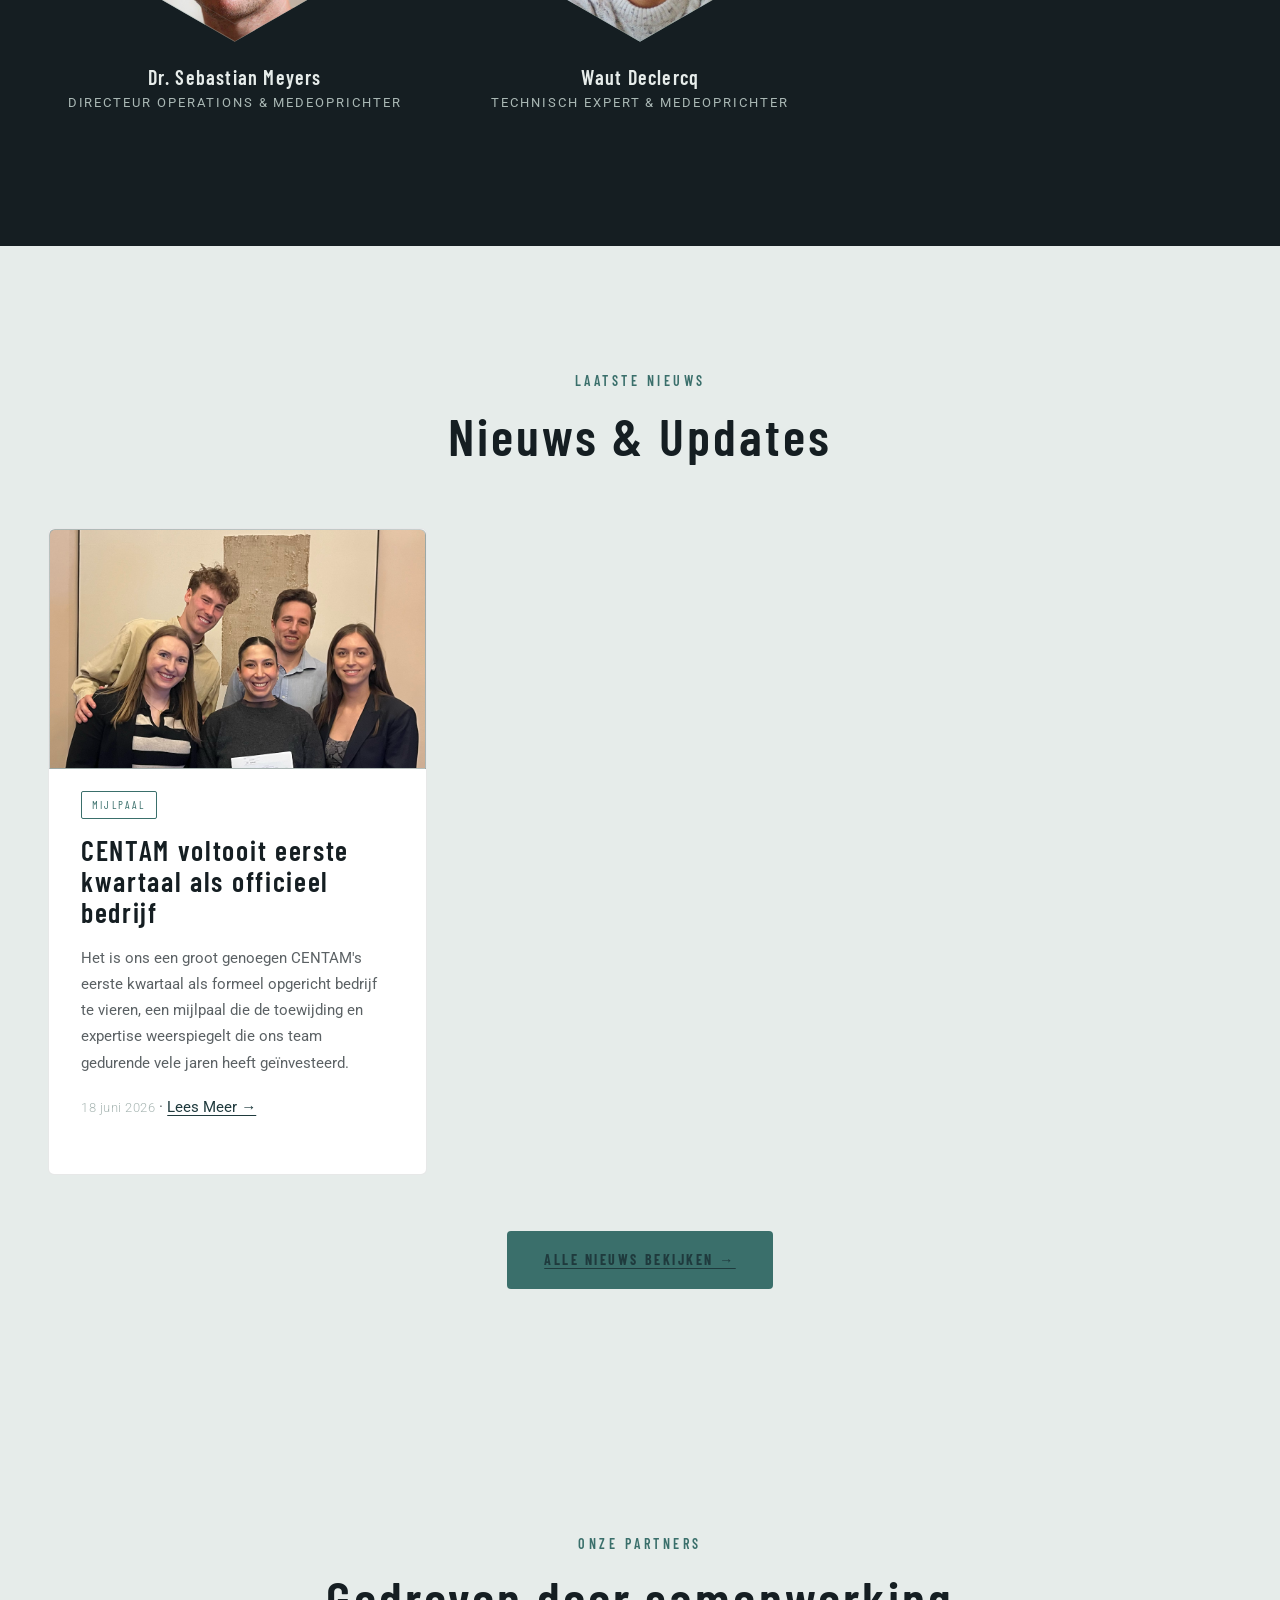
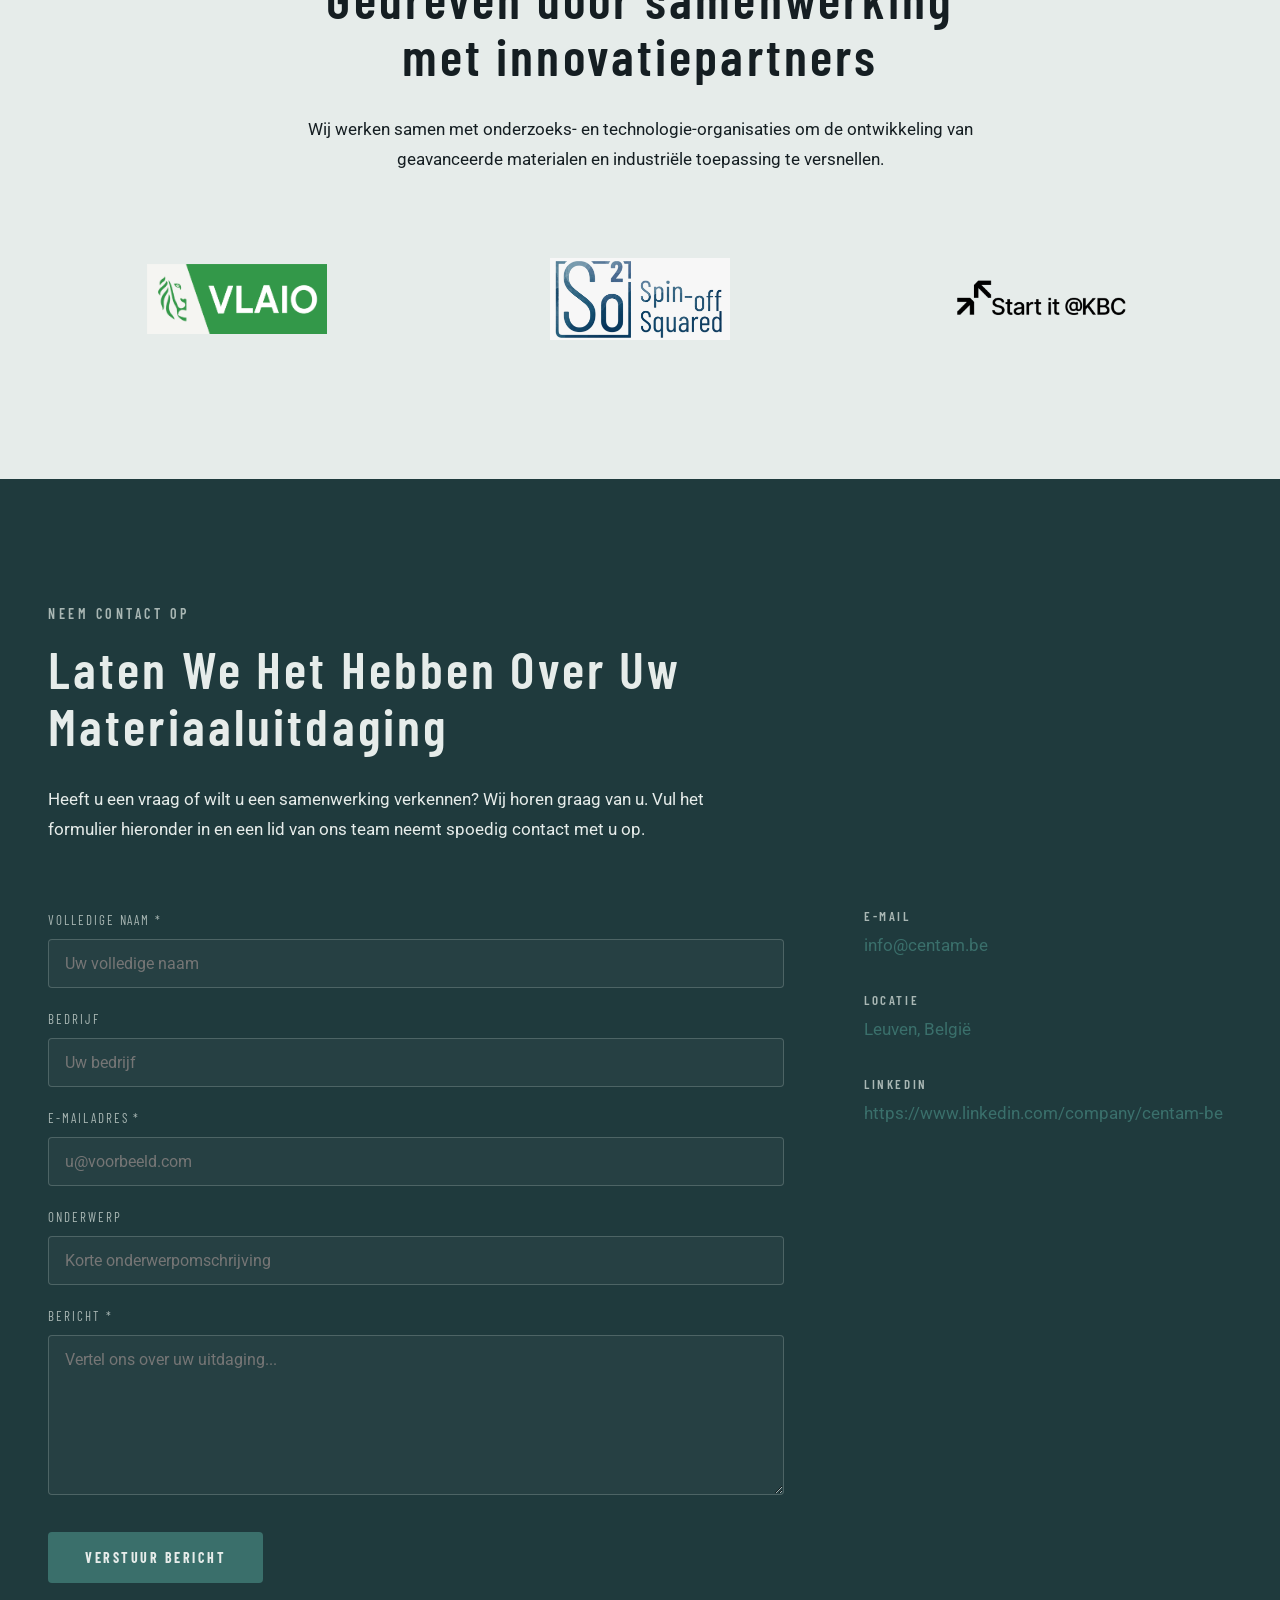
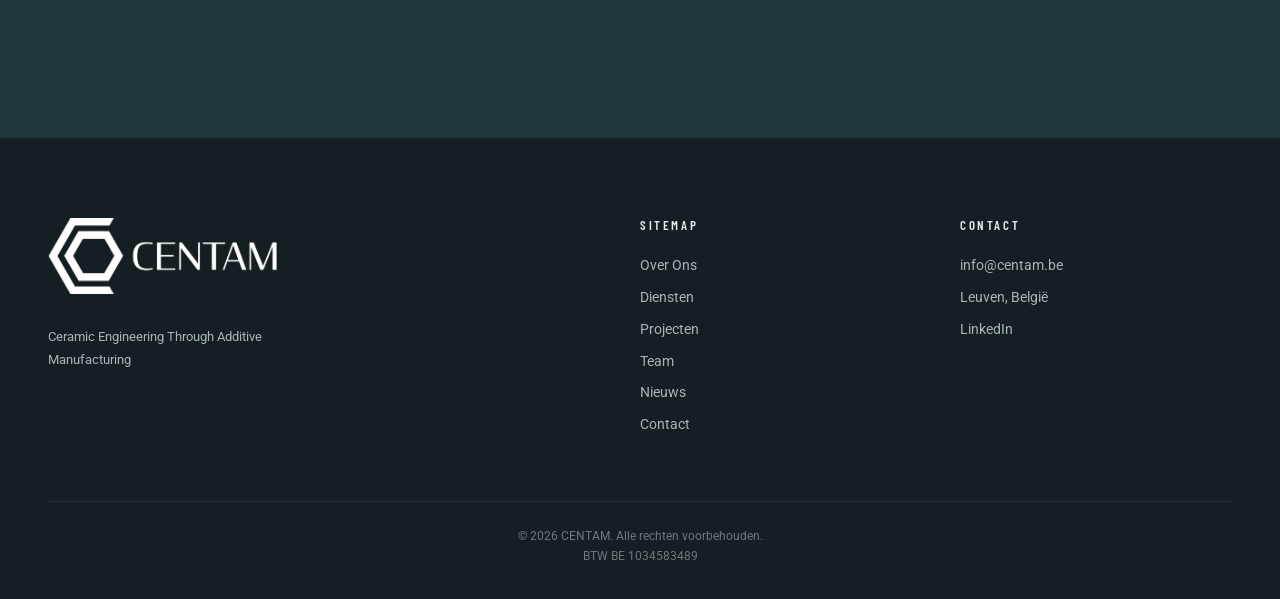
<file: nl/index.html>
<!doctype html>
<html lang="nl">
  <head>
    <meta charset="UTF-8" />
    <meta name="viewport" content="width=device-width, initial-scale=1.0" />
    <link rel="icon" type="image/png" sizes="32x32" href="../favicon-32x32.png" />
    <link rel="icon" type="image/png" sizes="16x16" href="../favicon-16x16.png" />
    <link rel="apple-touch-icon" sizes="180x180" href="../apple-touch-icon.png" />
    <title>CENTAM</title>
    <meta name="description" content="CENTAM ontwikkelt en behandelt geavanceerde Si-SiC keramische onderdelen via additieve productie voor de ruimtevaart-, energie-, halfgeleider- en industriële sector. Gevestigd in Leuven, België." />
    <meta property="og:type" content="website" />
    <meta property="og:title" content="CENTAM" />
    <meta property="og:description" content="CENTAM ontwikkelt en behandelt geavanceerde Si-SiC keramische onderdelen via additieve productie voor de ruimtevaart-, energie-, halfgeleider- en industriële sector." />
    <meta property="og:image" content="https://centam.be/assets/Centam_Logo_Hexagon_Name_Green_Maroon_300dpi.png" />
    <meta property="og:url" content="https://centam.be/nl/" />

    <!-- Google Fonts -->
    <link rel="preconnect" href="https://fonts.googleapis.com" />
    <link rel="preconnect" href="https://fonts.gstatic.com" crossorigin />
    <link
      href="https://fonts.googleapis.com/css2?family=Barlow+Condensed:wght@500;600;700&family=Roboto:wght@300;400;500&display=swap"
      rel="stylesheet"
    />

    <!-- Site styles -->
    <link rel="stylesheet" href="../styles.css" />
  </head>
  <body>
    <!-- ============================================================
       SITE HEADER / NAVIGATION (sticky, transparent over hero)
       ============================================================ -->
    <header class="site-header">
      <div class="nav-inner">
        <a href="#" class="nav-logo">
          <img
            src="/assets/Centam_Logo_Hexagon_Name_Green_Maroon_300dpi.png"
            alt="Ceramic Engineering Through Additive Manufacturing"
          />
        </a>
        <nav class="nav-menu" id="primary-nav">
          <a href="#about">Over Ons</a>
          <a href="#services">Diensten</a>
          <a href="#projects">Projecten</a>
          <a href="#team">Team</a>
          <a href="#news">Nieuws</a>
          <a href="#contact">Contact</a>
          <a href="../index.html" class="nav-lang-mobile js-lang-link">EN</a>
        </nav>
        <div class="nav-lang"><a href="../index.html" class="js-lang-link">EN</a><span class="nav-lang__divider">|</span><span class="nav-lang__active">NL</span></div>
        <button
          class="nav-toggle"
          aria-label="Navigatiemenu in-/uitschakelen"
          aria-expanded="false"
          aria-controls="primary-nav"
        >
          <span></span><span></span><span></span>
        </button>
      </div>
    </header>

    <main>
      <!-- ========================================================
         HERO — Dark Green
         ======================================================== -->
      <section class="centam-hero" id="hero">
        <div class="img-hero"></div>
        <div>
          <div class="centam-eyebrow">
            Van ontwerp tot maatwerkproductie via 3D-printen
          </div>
          <h1>De Volgende Generatie Si-SiC Componenten</h1>
          <p>
            Met meer dan 30 jaar ervaring in additieve productie, 
            biedt CENTAM printing en post-processing aan van 
            geavanceerde Si-SiC onderdelen voor kritieke industriële sectoren.
          </p>
          <div class="hero-actions">
            <a href="mailto:info@centam.be" class="centam-button">Neem Contact Op</a>
            <a href="#about" class="centam-button centam-button-ghost"
              >Meer Weten ↓</a
            >
          </div>
        </div>
      </section>

      <!-- ========================================================
         PILLARS — Near Black strip
         ======================================================== -->
      <div class="centam-pillars">
        <div><h4>Geavanceerde Keramiek</h4></div>
        <div><h4>Hogetemperatuurbehandelingen</h4></div>
        <div><h4>Technisch Advies</h4></div>
      </div>

      <!-- ========================================================
         SERVICES — Dark Green
         ======================================================== -->
      <section class="centam-section centam-section-light" id="services">
        <div class="centam-container">
          <div class="section-intro">
            <div class="centam-eyebrow">Wat Wij Doen</div>
            <h2>Ontwikkeling van geavanceerde carbidekeramiek voor industrieel gebruik</h2>
            <p>
              Onze producten en diensten zijn onderverdeeld in zes categorieën die de volledige materiaalproductie, optimalisatie en karakterisatie omvatten.
            </p>
          </div>
          <div class="centam-card-grid">
            <div class="centam-card">
              <h3>Materiaalkarakterisatie</h3>
              <p>
                Uitgebreide analyse van keramische materialen: microstructuur, fasesamenstelling, mechanische eigenschappen en thermisch gedrag.
              </p>
            </div>
            <div class="centam-card">
              <h3>Ontwikkeling van Keramiek op Maat</h3>
              <p>
                Van formulering tot sintering: wij ontwerpen en ontwikkelen keramische componenten op maat van uw specificaties en eisen.
              </p>
            </div>
            <div class="centam-card">
              <h3>Faalanalyse &amp; Materiaaldiagnostiek</h3>
              <p>
                Diepgaande studies, waaronder faalanalyse, microstructurele analyse en evaluatie van de performance van keramische componenten.
              </p>
            </div>
            <div class="centam-card">
              <h3>Procestechniek</h3>
              <p>
                Verbeter uw keramische productieprocessen: minder scrap, betere consistentie en schaalbare productie.
              </p>
            </div>
            <div class="centam-card">
              <h3>R&amp;D Consulting</h3>
              <p>
                Deskundige ondersteuning voor onderzoeks- en ontwikkelingsprojecten. Wij werken samen met uw team om materiaalinnovatietrajecten te versnellen.
              </p>
            </div>
            <div class="centam-card">
              <h3>Kwaliteitscontrole &amp; Testen</h3>
              <p>
                Onafhankelijke test- en kwaliteitsverificatiediensten voor keramische componenten, in lijn met internationale normen.
              </p>
            </div>
          </div>
        </div>
      </section>

      <!-- ========================================================
         PROJECTS — Cream
         Cards are rendered from the shared `projects` data
         (projects.nl.js) by renderProjectCards() in script.js.
         Add a project there and a card appears automatically.
         ======================================================== -->
      <section class="centam-section centam-section-darker" id="projects">
        <div class="centam-container">
          <div class="section-intro">
            <span class="maroon-bar maroon-bar--center"></span>
            <div class="centam-eyebrow">Geselecteerd Werk</div>
            <h2>Projecten &amp; Casestudy's</h2>
            <p>
              Een overzicht van recente projecten binnen verschillende
              industriële sectoren.
            </p>
          </div>
          <div class="centam-card-grid" id="projects-grid"></div>
        </div>
      </section>

      <!-- ========================================================
         ABOUT — Cream
         ======================================================== -->
      <section class="centam-section centam-section-light" id="about">
        <div class="centam-container">
          <div class="about-grid">
            <div>
              <span class="maroon-bar"></span>
              <div class="centam-eyebrow centam-eyebrow--center">Wie Wij Zijn</div>
              <h2 class="about-heading">Team</h2>
            <p>CENTAM is opgericht door een team van materiaalkundige ingenieurs en biedt diepgaande technische expertise aan met een praktisch begrip van industriële productie. Het founding team brengt jarenlange ervaring samen op het gebied van geavanceerde keramiek, additieve productie en materiaaltechniek, opgebouwd via KU Leuven en industriële samenwerkingen door heel Europa. Ons team heeft gedurende verschillende jaren hoogwaardige componenten ontwikkeld voor veeleisende toepassingen, van poederselectie en grondstofontwikkeling tot vormgeving, nabewerking, karakterisatie en uiteindelijke componentkwalificatie.</p>
              <p>
                Wat CENTAM onderscheidt, is de breedte van onze productie-expertise. Wij hebben gewerkt met meerdere additieve productietechnologieën voor zowel keramiek als metalen, waaronder extrusiegebaseerde (DIW, FFF), poedergebaseerde (LPBF, BJ) en slurrygebaseerde processen (DLP, LS). Deze ervaring stelt ons in staat om uitdagingen te benaderen vanuit een uniek perspectief, met kennis van materiaal- en proceskunde, waarbij wij het meest geschikte productietraject selecteren en ontwikkelen en niet beperkt te zijn tot één technologie.</p>
            <p>Doorheen onze carrières hebben wij samengewerkt met industriële partners, onderzoeksorganisaties en technologieleiders binnen de halfgeleider-, ruimtevaart-, energie- en geavanceerde productiesectoren. Dankzij deze samenwerkingen hebben wij directe ervaring kunnen opdoen met prestatie eisen, kwaliteitsnormen en productierealiteiten die hoogwaardige keramische componenten bepalen.
              </p>
              <p>
                Vandaag richt CENTAM zich op het mogelijk maken van de volgende generatie Si-SiC componenten via additieve productie, geavanceerde nabewerking, materiaalkarakterisatie en procesontwikkeling. Door expertise te combineren over de volledige productieketen, van startpoeder tot eindproduct, helpen wij innovatieve ontwerpen om te zetten in betrouwbare, hoogwaardige keramische oplossingen.
              </p>
              <h3 class="about-strive-heading">Waar Wij Naar Streven</h3>
              <p>
                Wij geloven sterk dat de toekomst van geavanceerde keramiek afhangt van zowel materiaalprestaties als productievrijheid.</p>
            <p>Silicium geïnfiltreerd siliciumcarbide biedt een uitzonderlijke combinatie van thermische stabiliteit, stijfheid, slijtvastheid en chemische duurzaamheid. Toch wordt de toepassing ervan vaak beperkt door moeilijkheden in productie, lange doorlooptijden en beperkte ontwerpvrijheid.</p>
            <p> Onze missie is om het volledige potentieel van SiSiC te benutten via additieve productie en geavanceerde nabewerkingstechnologieën. Door materiaalkennis te combineren met productie-knowhow maken wij geometrieën, functionaliteiten en ontwerpbenaderingen mogelijk die zeer moeilijk of onmogelijk te realiseren zijn met conventionele productiemethoden.</p>
            <p>Ons doel is eenvoudig: hoogwaardige Si-SiC componenten makkelijker ontwerp- en produceerbaar maken, sneller te ontwikkelen en ervoor zorgen dat het toegankelijker wordt voor de sectoren die het nodig hebben.
              </p>
            </div>
            <div>
              <div class="img-placeholder img-placeholder--about">
                <img
                  src="/assets/gyroid-sandblasted-e1781793578906.png"
                  alt="Gyroïde roosterstructuur"
                />
              </div>
            </div>
          </div>
          <div class="values-grid">
            <div class="value-item">
              <h4>WETENSCHAPPELIJKE NAUWKEURIGHEID</h4>
              <p>
                Elke advies steunt op wetenschappelijk bewijs en peer-reviewed methodologie.
              </p>
            </div>
            <div class="value-item">
              <h4>INDUSTRIËLE RELEVANTIE</h4>
              <p>
                Wij richten ons op oplossingen die werken in echte productieomgevingen.
              </p>
            </div>
            <div class="value-item">
              <h4>LANGETERMIJNPARTNERSCHAP</h4>
              <p>Wij zetten in op het volledig begrijpen van de uitdagingen van onze klanten.</p>
            </div>
          </div>
        </div>
      </section>

      <!-- ========================================================
         TEAM — Near Black (hexagon photos)
         ======================================================== -->
      <section class="centam-section centam-section-dark" id="team">
        <div class="centam-container">
          <div class="section-intro">
            <div class="centam-eyebrow">Het Team</div>
            <h2>Geavanceerde keramische technologie, toegepast in de industrie</h2>
            <p>
              CENTAM wordt geleid door onderzoekers die hun carrière hebben
              opgebouwd in de productie van geavanceerde keramiek en die deze
              diepgaande kennis nu inzetten voor industriële partners.
            </p>
          </div>
          <div class="centam-team-grid">
            <!-- Team member -->
            <div class="centam-team-member">
              <a href="https://www.linkedin.com/in/berfu-g%C3%B6ksel/" target="_blank" rel="noopener noreferrer" class="centam-linkedin">
              <div class="centam-team-photo">
                <img
                  src="/assets/Berfu-Goksel-photo.jpg"
                  alt="Dr. Berfu Göksel"
                />
                <svg viewBox="0 0 200 230">
                  <path
                    d="M100 0 L200 57.5 L200 172.5 L100 230 L0 172.5 L0 57.5 Z"
                    fill="none"
                    stroke="#A9B7B4"
                    stroke-width="1.5"
                    stroke-opacity="0.4"
                  />
                  <path
                    d="M100 18 L184 67 L184 163 L100 212 L16 163 L16 67 Z"
                    fill="none"
                    stroke="#A9B7B4"
                    stroke-width="0.8"
                    stroke-opacity="0.18"
                  />
                </svg>
              </div>
              <h3>Dr. Berfu Göksel</h3>
              </a>
            <div class="role">Algemeen Directeur &amp; Medeoprichter</div>

            </div>

            <!-- Team member -->
            <div class="centam-team-member">
              <a href="https://www.linkedin.com/in/margherita-beretta-384769174/" target="_blank" rel="noopener noreferrer" class="centam-linkedin">
              <div class="centam-team-photo">
                <img
                  src="/assets/Marghe.jpg"
                  alt="Dr. Margherita Beretta"
                />
                <svg viewBox="0 0 200 230">
                  <path
                    d="M100 0 L200 57.5 L200 172.5 L100 230 L0 172.5 L0 57.5 Z"
                    fill="none"
                    stroke="#A9B7B4"
                    stroke-width="1.5"
                    stroke-opacity="0.4"
                  />
                  <path
                    d="M100 18 L184 67 L184 163 L100 212 L16 163 L16 67 Z"
                    fill="none"
                    stroke="#A9B7B4"
                    stroke-width="0.8"
                    stroke-opacity="0.18"
                  />
                </svg>
              </div>
              <h3>Dr. Margherita Beretta</h3>
            </a>
              <div class="role">Directeur R&amp;D &amp; Medeoprichter</div>

            </div>

            <!-- Team member -->
            <div class="centam-team-member">
              <a href="https://www.linkedin.com/in/mia-kovac/" target="_blank" rel="noopener noreferrer" class="centam-linkedin">
              <div class="centam-team-photo">
                <img
                  src="/assets/DSC00860-e1781275907123.jpg"
                  alt="Dr. Mia Kovač"
                />
                <svg viewBox="0 0 200 230">
                  <path
                    d="M100 0 L200 57.5 L200 172.5 L100 230 L0 172.5 L0 57.5 Z"
                    fill="none"
                    stroke="#A9B7B4"
                    stroke-width="1.5"
                    stroke-opacity="0.4"
                  />
                  <path
                    d="M100 18 L184 67 L184 163 L100 212 L16 163 L16 67 Z"
                    fill="none"
                    stroke="#A9B7B4"
                    stroke-width="0.8"
                    stroke-opacity="0.18"
                  />
                </svg>
              </div>
              <h3>Mia Kovač</h3></a>
              <div class="role">
                Directeur Proces- en Productontwikkeling &amp; Medeoprichter
              </div>

            </div>

            <!-- Team member -->
            <div class="centam-team-member">
              <a href="https://www.linkedin.com/in/sebastian-meyers-b3541275/" target="_blank" rel="noopener noreferrer" class="centam-linkedin">
              <div class="centam-team-photo">
                <img
                  src="/assets/Seb-e1781276645237.jpg"
                  alt="Dr. Sebastian Meyers"
                />
                <svg viewBox="0 0 200 230">
                  <path
                    d="M100 0 L200 57.5 L200 172.5 L100 230 L0 172.5 L0 57.5 Z"
                    fill="none"
                    stroke="#A9B7B4"
                    stroke-width="1.5"
                    stroke-opacity="0.4"
                  />
                  <path
                    d="M100 18 L184 67 L184 163 L100 212 L16 163 L16 67 Z"
                    fill="none"
                    stroke="#A9B7B4"
                    stroke-width="0.8"
                    stroke-opacity="0.18"
                  />
                </svg>
              </div>
              <h3>Dr. Sebastian Meyers</h3>
              </a>
            <div class="role">Directeur Operations &amp; Medeoprichter</div>

            </div>

            <!-- Team member -->
            <div class="centam-team-member">
              <a href="https://www.linkedin.com/in/wautdeclercq/" target="_blank" rel="noopener noreferrer" class="centam-linkedin">
              <div class="centam-team-photo">
                <img
                  src="/assets/afbeelding.jpeg"
                  alt="Waut Declercq"
                />
                <svg viewBox="0 0 200 230">
                  <path
                    d="M100 0 L200 57.5 L200 172.5 L100 230 L0 172.5 L0 57.5 Z"
                    fill="none"
                    stroke="#A9B7B4"
                    stroke-width="1.5"
                    stroke-opacity="0.4"
                  />
                  <path
                    d="M100 18 L184 67 L184 163 L100 212 L16 163 L16 67 Z"
                    fill="none"
                    stroke="#A9B7B4"
                    stroke-width="0.8"
                    stroke-opacity="0.18"
                  />
                </svg>
              </div>
              <h3>Waut Declercq</h3></a>
              <div class="role">Technisch Expert &amp; Medeoprichter</div>

            </div>
          </div>
        </div>
      </section>

      <!-- ========================================================
         NEWS — Cream
         ======================================================== -->
      <section class="centam-section centam-section-light" id="news">
        <div class="centam-container">
          <div class="section-intro">
            <span class="maroon-bar maroon-bar--center"></span>
            <div class="centam-eyebrow">Laatste Nieuws</div>
            <h2>Nieuws &amp; Updates</h2>
          </div>
          <!-- Cards are rendered from the shared `newsArticles` data
             (news.nl.js) by renderNewsCards() in script.js. data-limit
             keeps this homepage preview to the latest 3; nl/news.html
             lists them all. -->
          <div class="centam-card-grid" id="news-grid" data-limit="3"></div>
          <div class="news-cta">
            <a href="news.html" class="centam-button">Alle Nieuws Bekijken →</a>
          </div>
        </div>
      </section>

    <!-- ========================================================
         PARTNERS — Cream
         ======================================================== -->
    <section class="centam-section centam-section-light" id="partners">
      <div class="centam-container">
        <div class="section-intro">
          <span class="maroon-bar maroon-bar--center"></span>
          <div class="centam-eyebrow">Onze Partners</div>
          <h2>Gedreven door samenwerking met innovatiepartners</h2>
          <p>Wij werken samen met onderzoeks- en technologie-organisaties om de ontwikkeling van geavanceerde materialen en industriële toepassing te versnellen.</p>
        </div>
        <div class="partners-grid">
          <a class="partner-logo" href="https://www.vlaio.be" target="_blank" rel="noreferrer noopener">
            <img src="/assets/VLAIO_sponsorlogo_vol.png" alt="VLAIO-logo">
          </a>
          <a class="partner-logo" href="https://www.sokwadraat.be" target="_blank" rel="noreferrer noopener">
            <img src="/assets/Screenshot-2026-06-18-at-15.10.50.png" alt="SO2-logo">
          </a>
          <a class="partner-logo" href="https://startit-x.com/en/accelerate/start-it-kbc" target="_blank" rel="noreferrer noopener">
            <img src="/assets/@KBC-black-e1781788468312.png" alt="StartIt-logo">
          </a>
        </div>
      </div>
    </section>

      <!-- ========================================================
         CONTACT — Dark Green
         ======================================================== -->
      <section class="centam-section centam-section-darker" id="contact">
        <div class="centam-container">
          <div class="contact-intro">
            <div class="centam-eyebrow">Neem Contact Op</div>
            <h2>Laten We Het Hebben Over Uw Materiaaluitdaging</h2>
            <p>
              Heeft u een vraag of wilt u een samenwerking verkennen? Wij horen
              graag van u. Vul het formulier hieronder in en een lid van ons
              team neemt spoedig contact met u op.
            </p>
          </div>
          <div class="centam-contact-grid">
            <form id="contact-form">
              <div class="form-field">
                <label>Volledige Naam *</label
                ><input id="name" type="text" placeholder="Uw volledige naam" />
              </div>
              <div class="form-field">
                <label>Bedrijf</label
                ><input id="company" type="text" placeholder="Uw bedrijf" />
              </div>
              <div class="form-field">
                <label>E-mailadres *</label
                ><input id="email" type="email" placeholder="u@voorbeeld.com" />
              </div>
              <div class="form-field">
                <label>Onderwerp</label
                ><input id="subject" type="text" placeholder="Korte onderwerpomschrijving" />
              </div>
              <div class="form-field form-field--message">
                <label>Bericht *</label
                ><textarea
                  id="message"
                  placeholder="Vertel ons over uw uitdaging..."
                ></textarea>
              </div>
              <button type="submit">Verstuur Bericht</button>
              <div class="form-note" id="form-note" role="status" aria-live="polite"></div>
            </form>
            <div>
              <h4 class="contact-label">E-MAIL</h4>
              <p class="contact-detail"><a href="mailto:info@centam.be">info@centam.be</a></p>
              <h4 class="contact-label">LOCATIE</h4>
              <p class="contact-detail"><a href="https://www.google.com/maps/place/Leuven/@50.88422,4.622966,12z/data=!3m1!4b1!4m6!3m5!1s0x47c160d05ebbdf85:0x40099ab2f4d5690!8m2!3d50.8791453!4d4.7024648!16zL20vMGs2YnQ?entry=ttu&g_ep=EgoyMDI2MDYxNi4wIKXMDSoASAFQAw%3D%3D" target="_blank" rel="noopener noreferrer">Leuven, België</a></p>
              <h4 class="contact-label">LINKEDIN</h4>
              <p>
                <a href="https://www.linkedin.com/company/centam-be" target="_blank" rel="noopener noreferrer" class="contact-link"
                  >https://www.linkedin.com/company/centam-be</a
                >
              </p>
            </div>
          </div>
        </div>
      </section>
    </main>

    <!-- ============================================================
       SITE FOOTER
       ============================================================ -->
    <footer class="site-footer">
      <div class="centam-container">
        <div class="footer-grid">
          <div>
            <div class="nav-logo footer-logo footer-brand">
              <img
                src="/assets/Centam_Logo_Hexagon_Name_White_300ppi.png"
                alt="CENTAM"
              />
            </div>
            <p class="footer-tagline">
              Ceramic Engineering Through Additive Manufacturing
            </p>
          </div>
          <div>
            <h4>Sitemap</h4>
            <a href="#about">Over Ons</a><a href="#services">Diensten</a
            ><a href="#projects">Projecten</a> <a href="#team">Team</a
            ><a href="#news">Nieuws</a><a href="mailto:info@centam.be">Contact</a>
          </div>
          <div>
            <h4>Contact</h4>
            <a href="mailto:info@centam.be">info@centam.be</a>
            <a href="https://www.google.com/maps/place/Leuven/@50.88422,4.622966,12z/data=!3m1!4b1!4m6!3m5!1s0x47c160d05ebbdf85:0x40099ab2f4d5690!8m2!3d50.8791453!4d4.7024648!16zL20vMGs2YnQ?entry=ttu&g_ep=EgoyMDI2MDYxNi4wIKXMDSoASAFQAw%3D%3D" target="_blank" rel="noopener noreferrer">Leuven, België</a><a href="https://www.linkedin.com/company/centam-be" target="_blank" rel="noopener noreferrer">LinkedIn</a>
          </div>
        </div>
        <div class="footer-bottom">© 2026 CENTAM. Alle rechten voorbehouden.<br>BTW BE 1034583489</div>
      </div>
    </footer>

    <!-- Site scripts (data files load first, then behavior) -->
    <script src="../projects.nl.js"></script>
    <script src="../news.nl.js"></script>
    <script src="../script.js"></script>
  </body>
</html>
</file>
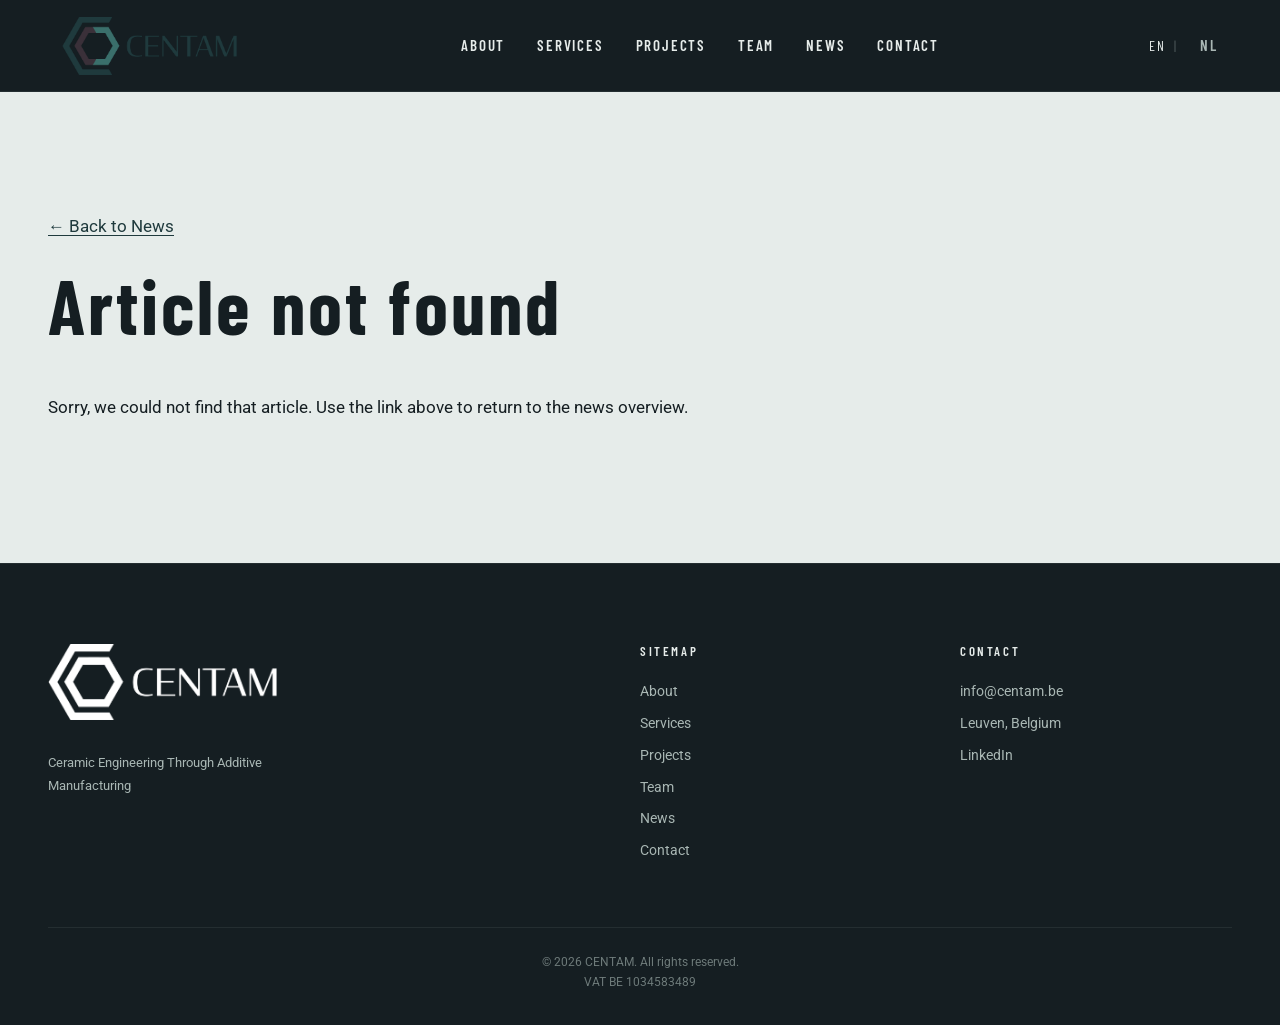
<file: news-article.html>
<!doctype html>
<html lang="en">
  <head>
    <meta charset="UTF-8" />
    <meta name="viewport" content="width=device-width, initial-scale=1.0" />
    <link rel="icon" type="image/png" sizes="32x32" href="favicon-32x32.png" />
    <link rel="icon" type="image/png" sizes="16x16" href="favicon-16x16.png" />
    <link rel="apple-touch-icon" sizes="180x180" href="apple-touch-icon.png" />
    <title>News | CENTAM</title>
    <meta name="description" content="Read the latest news and updates from CENTAM." />
    <meta property="og:type" content="article" />
    <meta property="og:title" content="News | CENTAM" />
    <meta property="og:image" content="https://centam.be/assets/Centam_Logo_Hexagon_Name_Green_Maroon_300dpi.png" />

    <!-- Google Fonts -->
    <link rel="preconnect" href="https://fonts.googleapis.com" />
    <link rel="preconnect" href="https://fonts.gstatic.com" crossorigin />
    <link
      href="https://fonts.googleapis.com/css2?family=Barlow+Condensed:wght@500;600;700&family=Roboto:wght@300;400;500&display=swap"
      rel="stylesheet"
    />

    <!-- Site styles (shared with index.html) -->
    <link rel="stylesheet" href="styles.css" />
  </head>
  <body>
    <!-- ============================================================
       SITE HEADER / NAVIGATION
       Reuses the homepage header; links point back to the homepage
       sections since those anchors live on index.html.
       ============================================================ -->
    <header class="site-header">
      <div class="nav-inner">
        <a href="index.html" class="nav-logo">
          <img
            src="/assets/Centam_Logo_Hexagon_Name_Green_Maroon_300dpi.png"
            alt="Ceramic Engineering Through Additive Manufacturing"
          />
        </a>
        <nav class="nav-menu" id="primary-nav">
          <a href="index.html#about">About</a>
          <a href="index.html#services">Services</a>
          <a href="index.html#projects">Projects</a>
          <a href="index.html#team">Team</a>
          <a href="news.html">News</a>
          <a href="index.html#contact">Contact</a>
          <a href="nl/news-article.html" class="nav-lang-mobile js-lang-link">NL</a>
        </nav>
        <div class="nav-lang"><span class="nav-lang__active">EN</span><span class="nav-lang__divider">|</span><a href="nl/news-article.html" class="js-lang-link">NL</a></div>
        <button
          class="nav-toggle"
          aria-label="Toggle navigation menu"
          aria-expanded="false"
          aria-controls="primary-nav"
        >
          <span></span><span></span><span></span>
        </button>
      </div>
    </header>

    <main>
      <!-- ========================================================
         NEWS ARTICLE — Cream
         Content is injected from the shared `newsArticles` data
         (news.js) by renderNewsDetail() in script.js, based on the
         ?id= value in the URL.
         ======================================================== -->
      <article class="centam-section centam-section-light" id="news-detail">
        <div class="centam-container">
          <p><a href="news.html">← Back to News</a></p>
          <span class="maroon-bar"></span>
          <div class="centam-eyebrow" id="news-category"></div>
          <h1 id="news-title"></h1>
          <p><small id="news-date"></small></p>
          <div class="img-placeholder" id="news-media"></div>
          <div id="news-body"></div>
        </div>
      </article>
    </main>

    <!-- ============================================================
       SITE FOOTER (shared with index.html)
       ============================================================ -->
    <footer class="site-footer">
      <div class="centam-container">
        <div class="footer-grid">
          <div>
            <div class="nav-logo footer-logo footer-brand">
              <img
                src="/assets/Centam_Logo_Hexagon_Name_White_300ppi.png"
                alt="CENTAM"
              />
            </div>
            <p class="footer-tagline">
              Ceramic Engineering Through Additive Manufacturing
            </p>
          </div>
          <div>
            <h4>Sitemap</h4>
            <a href="index.html#about">About</a
            ><a href="index.html#services">Services</a
            ><a href="index.html#projects">Projects</a>
            <a href="index.html#team">Team</a><a href="news.html">News</a
            ><a href="index.html#contact">Contact</a>
          </div>
          <div>
            <h4>Contact</h4>
            <a href="mailto:info@centam.be" target="_blank" rel="noopener noreferrer">info@centam.be</a>
            <a href="https://www.google.com/maps/place/Leuven/@50.88422,4.622966,12z/data=!3m1!4b1!4m6!3m5!1s0x47c160d05ebbdf85:0x40099ab2f4d5690!8m2!3d50.8791453!4d4.7024648!16zL20vMGs2YnQ?entry=ttu&g_ep=EgoyMDI2MDYxNi4wIKXMDSoASAFQAw%3D%3D" target="_blank" rel="noopener noreferrer">Leuven, Belgium</a><a href="https://www.linkedin.com/company/centam-be" target="_blank" rel="noopener noreferrer">LinkedIn</a>
          </div>
        </div>
        <div class="footer-bottom">© 2026 CENTAM. All rights reserved.<br>VAT BE 1034583489</div>
      </div>
    </footer>

    <!-- Site scripts (data loads first, then behavior) -->
    <script src="news.js"></script>
    <script src="script.js"></script>
  </body>
</html>
</file>
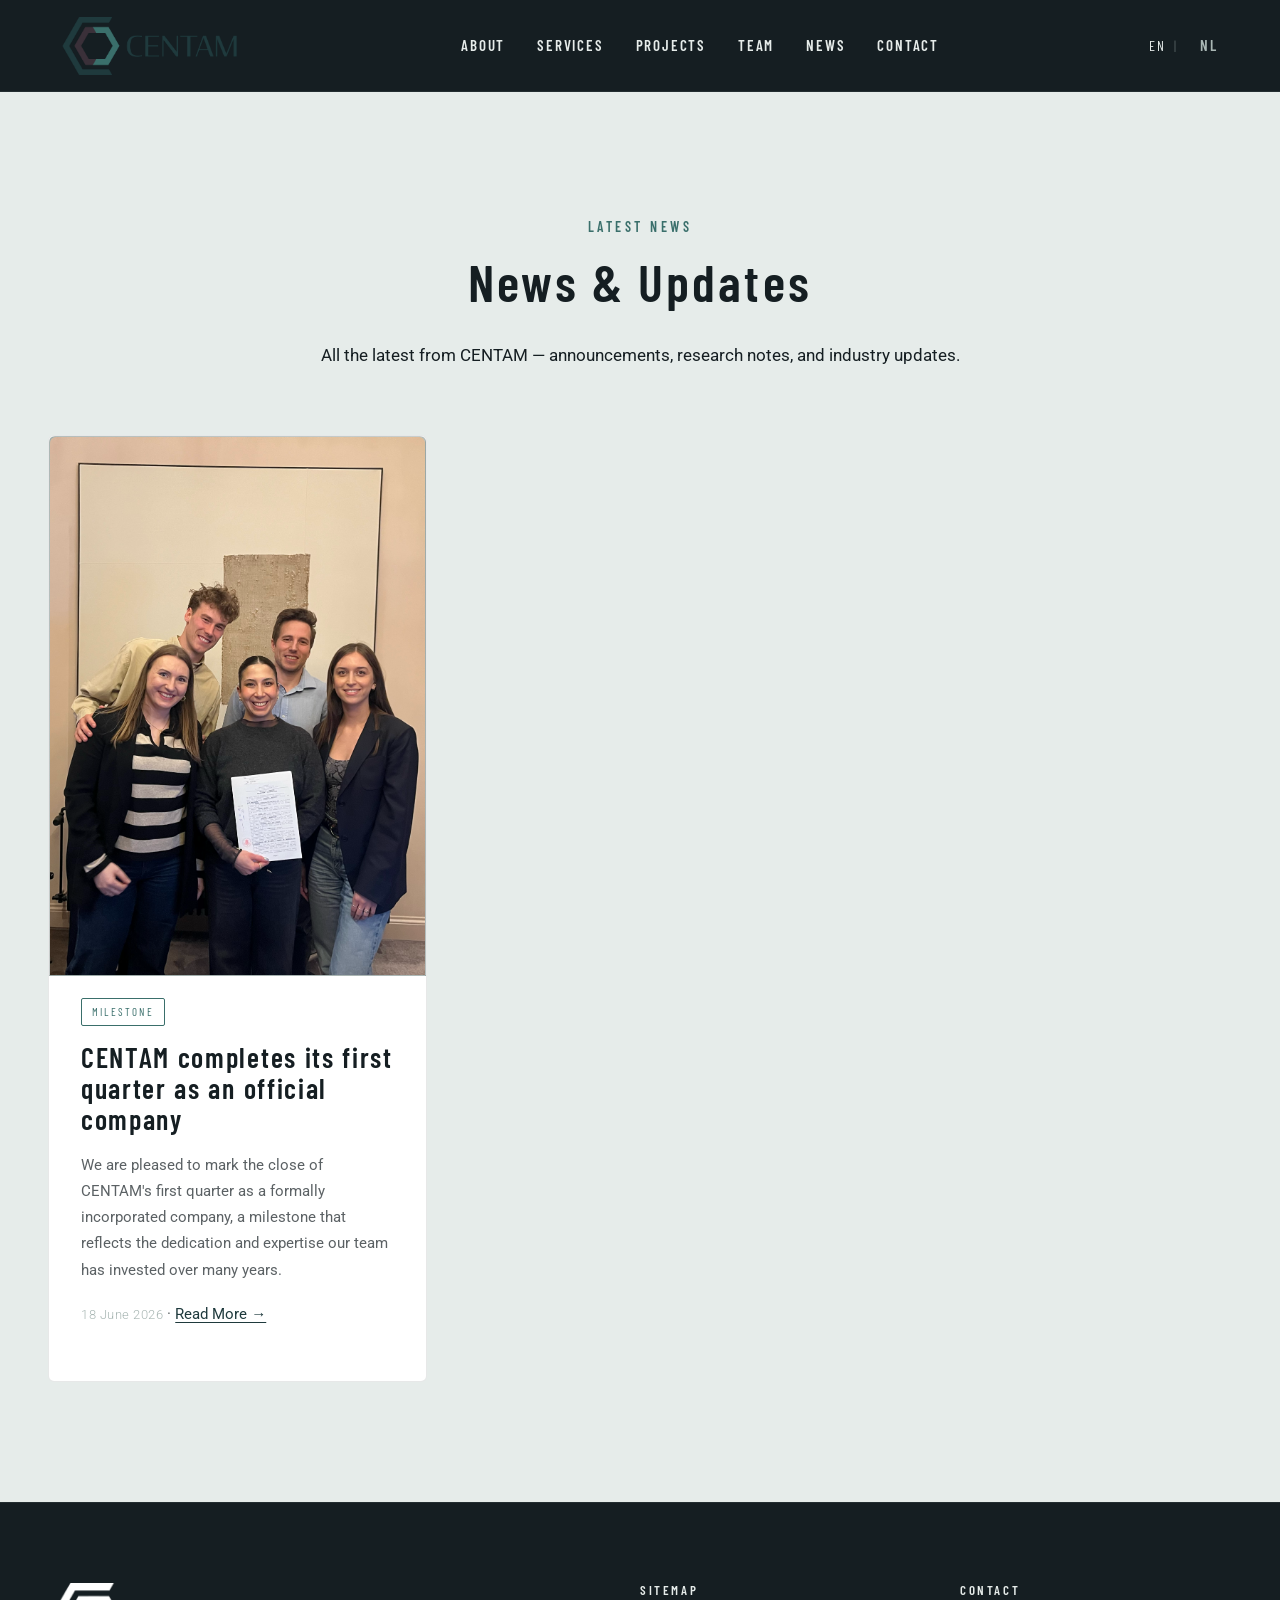
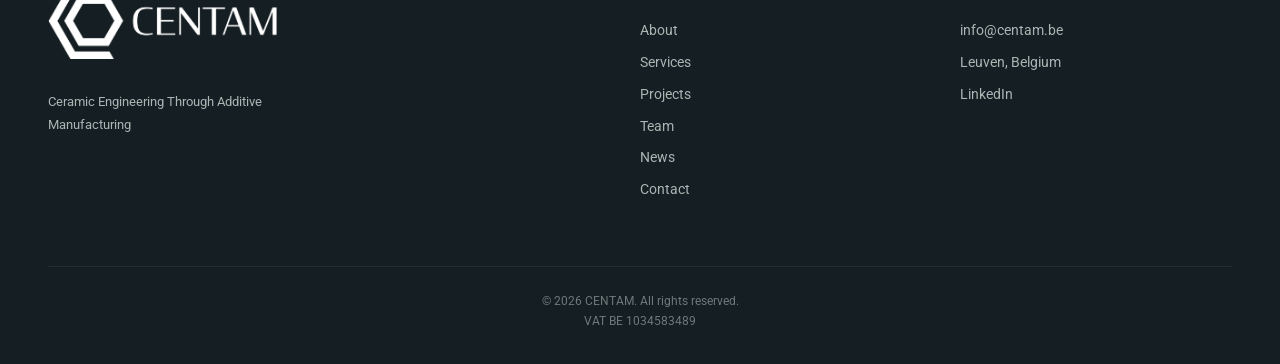
<file: news.html>
<!doctype html>
<html lang="en">
  <head>
    <meta charset="UTF-8" />
    <meta name="viewport" content="width=device-width, initial-scale=1.0" />
    <link rel="icon" type="image/png" sizes="32x32" href="favicon-32x32.png" />
    <link rel="icon" type="image/png" sizes="16x16" href="favicon-16x16.png" />
    <link rel="apple-touch-icon" sizes="180x180" href="apple-touch-icon.png" />
    <title>News &amp; Updates | CENTAM</title>
    <meta name="description" content="The latest news and updates from CENTAM — announcements, research notes and industry updates." />
    <meta property="og:type" content="website" />
    <meta property="og:title" content="News &amp; Updates | CENTAM" />
    <meta property="og:image" content="https://centam.be/assets/Centam_Logo_Hexagon_Name_Green_Maroon_300dpi.png" />
    <meta property="og:url" content="https://centam.be/news.html" />

    <!-- Google Fonts -->
    <link rel="preconnect" href="https://fonts.googleapis.com" />
    <link rel="preconnect" href="https://fonts.gstatic.com" crossorigin />
    <link
      href="https://fonts.googleapis.com/css2?family=Barlow+Condensed:wght@500;600;700&family=Roboto:wght@300;400;500&display=swap"
      rel="stylesheet"
    />

    <!-- Site styles (shared with index.html) -->
    <link rel="stylesheet" href="styles.css" />
  </head>
  <body>
    <!-- ============================================================
       SITE HEADER / NAVIGATION
       Reuses the homepage header; links point back to the homepage
       sections since those anchors live on index.html.
       ============================================================ -->
    <header class="site-header">
      <div class="nav-inner">
        <a href="index.html" class="nav-logo">
          <img
            src="/assets/Centam_Logo_Hexagon_Name_Green_Maroon_300dpi.png"
            alt="Ceramic Engineering Through Additive Manufacturing"
          />
        </a>
        <nav class="nav-menu" id="primary-nav">
          <a href="index.html#about">About</a>
          <a href="index.html#services">Services</a>
          <a href="index.html#projects">Projects</a>
          <a href="index.html#team">Team</a>
          <a href="news.html">News</a>
          <a href="index.html#contact">Contact</a>
          <a href="nl/news.html" class="nav-lang-mobile js-lang-link">NL</a>
        </nav>
        <div class="nav-lang"><span class="nav-lang__active">EN</span><span class="nav-lang__divider">|</span><a href="nl/news.html" class="js-lang-link">NL</a></div>
        <button
          class="nav-toggle"
          aria-label="Toggle navigation menu"
          aria-expanded="false"
          aria-controls="primary-nav"
        >
          <span></span><span></span><span></span>
        </button>
      </div>
    </header>

    <main>
      <!-- ========================================================
         NEWS LISTING — Cream
         Cards are rendered from the shared `newsArticles` data
         (news.js) by renderNewsCards() in script.js. No data-limit
         here, so every article is listed.
         ======================================================== -->
      <section class="centam-section centam-section-light" id="news">
        <div class="centam-container">
          <div class="section-intro">
            <span class="maroon-bar maroon-bar--center"></span>
            <div class="centam-eyebrow">Latest News</div>
            <h2>News &amp; Updates</h2>
            <p>
              All the latest from CENTAM — announcements, research notes, and
              industry updates.
            </p>
          </div>
          <div class="centam-card-grid" id="news-grid"></div>
        </div>
      </section>
    </main>

    <!-- ============================================================
       SITE FOOTER (shared with index.html)
       ============================================================ -->
    <footer class="site-footer">
      <div class="centam-container">
        <div class="footer-grid">
          <div>
            <div class="nav-logo footer-logo footer-brand">
              <img
                src="/assets/Centam_Logo_Hexagon_Name_White_300ppi.png"
                alt="CENTAM"
              />
            </div>
            <p class="footer-tagline">
              Ceramic Engineering Through Additive Manufacturing
            </p>
          </div>
          <div>
            <h4>Sitemap</h4>
            <a href="index.html#about">About</a
            ><a href="index.html#services">Services</a
            ><a href="index.html#projects">Projects</a>
            <a href="index.html#team">Team</a><a href="news.html">News</a
            ><a href="index.html#contact">Contact</a>
          </div>
          <div>
            <h4>Contact</h4>
            <a href="mailto:info@centam.be" target="_blank" rel="noopener noreferrer">info@centam.be</a>
            <a href="https://www.google.com/maps/place/Leuven/@50.88422,4.622966,12z/data=!3m1!4b1!4m6!3m5!1s0x47c160d05ebbdf85:0x40099ab2f4d5690!8m2!3d50.8791453!4d4.7024648!16zL20vMGs2YnQ?entry=ttu&g_ep=EgoyMDI2MDYxNi4wIKXMDSoASAFQAw%3D%3D" target="_blank" rel="noopener noreferrer">Leuven, Belgium</a><a href="https://www.linkedin.com/company/centam-be" target="_blank" rel="noopener noreferrer">LinkedIn</a>
          </div>
        </div>
        <div class="footer-bottom">© 2026 CENTAM. All rights reserved.<br>VAT BE 1034583489</div>
      </div>
    </footer>

    <!-- Site scripts (data loads first, then behavior) -->
    <script src="news.js"></script>
    <script src="script.js"></script>
  </body>
</html>
</file>
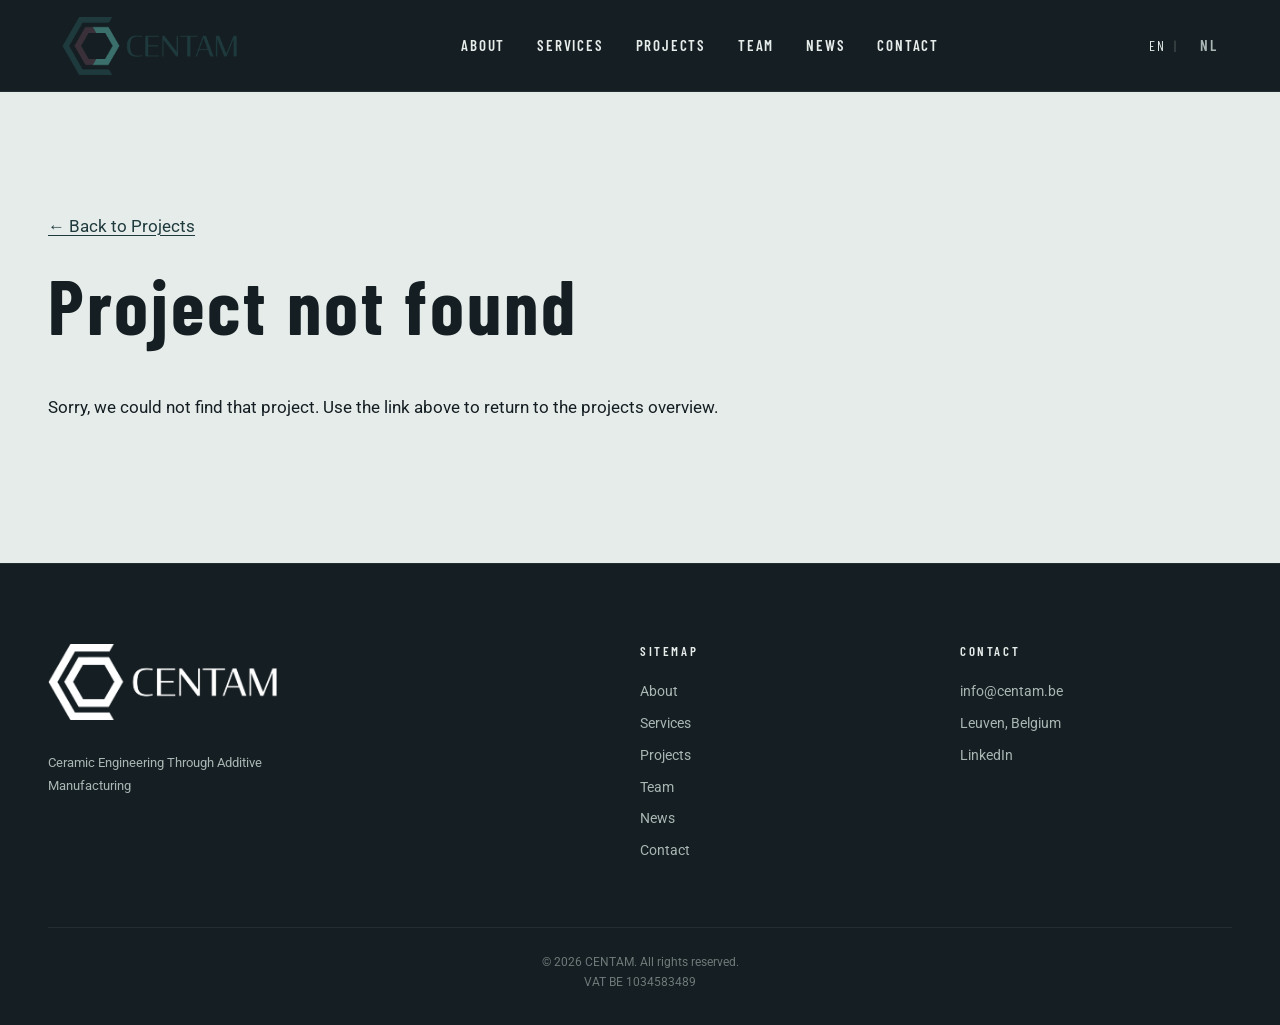
<file: project.html>
<!doctype html>
<html lang="en">
  <head>
    <meta charset="UTF-8" />
    <meta name="viewport" content="width=device-width, initial-scale=1.0" />
    <link rel="icon" type="image/png" sizes="32x32" href="favicon-32x32.png" />
    <link rel="icon" type="image/png" sizes="16x16" href="favicon-16x16.png" />
    <link rel="apple-touch-icon" sizes="180x180" href="apple-touch-icon.png" />
    <title>Project | CENTAM</title>
    <meta name="description" content="Project details from CENTAM, developers of advanced Si-SiC ceramic components through additive manufacturing." />
    <meta property="og:type" content="website" />
    <meta property="og:title" content="Project | CENTAM" />
    <meta property="og:image" content="https://ivankovac00.github.io/centam-site/assets/Centam_Logo_Hexagon_Name_Green_Maroon_300dpi.png" />

    <!-- Google Fonts -->
    <link rel="preconnect" href="https://fonts.googleapis.com" />
    <link rel="preconnect" href="https://fonts.gstatic.com" crossorigin />
    <link
      href="https://fonts.googleapis.com/css2?family=Barlow+Condensed:wght@500;600;700&family=Roboto:wght@300;400;500&display=swap"
      rel="stylesheet"
    />

    <!-- Site styles (shared with index.html) -->
    <link rel="stylesheet" href="styles.css" />
  </head>
  <body>
    <!-- ============================================================
       SITE HEADER / NAVIGATION
       Reuses the homepage header; links point back to the
       homepage sections since those anchors live on index.html.
       ============================================================ -->
    <header class="site-header">
      <div class="nav-inner">
        <a href="index.html" class="nav-logo">
          <img
            src="/assets/Centam_Logo_Hexagon_Name_Green_Maroon_300dpi.png"
            alt="Ceramic Engineering Through Additive Manufacturing"
          />
        </a>
        <nav class="nav-menu" id="primary-nav">
          <a href="index.html#about">About</a>
          <a href="index.html#services">Services</a>
          <a href="index.html#projects">Projects</a>
          <a href="index.html#team">Team</a>
          <a href="index.html#news">News</a>
          <a href="index.html#contact">Contact</a>
          <a href="nl/project.html" class="nav-lang-mobile js-lang-link">NL</a>
        </nav>
        <div class="nav-lang"><span class="nav-lang__active">EN</span><span class="nav-lang__divider">|</span><a href="nl/project.html" class="js-lang-link">NL</a></div>
        <button
          class="nav-toggle"
          aria-label="Toggle navigation menu"
          aria-expanded="false"
          aria-controls="primary-nav"
        >
          <span></span><span></span><span></span>
        </button>
      </div>
    </header>

    <main>
      <!-- ========================================================
         PROJECT DETAIL — Cream
         Content is injected from the shared `projects` data
         (projects.js) by renderProjectDetail() in script.js,
         based on the ?id= value in the URL.
         ======================================================== -->
      <article class="centam-section centam-section-light" id="project-detail">
        <div class="centam-container">
          <p><a href="index.html#projects">← Back to Projects</a></p>
          <span class="maroon-bar"></span>
          <div class="centam-eyebrow" id="project-category"></div>
          <h1 id="project-title"></h1>
          <div class="img-placeholder" id="project-media"></div>
          <div id="project-body"></div>
          <div class="values-grid" id="project-meta"></div>
        </div>
      </article>
    </main>

    <!-- ============================================================
       SITE FOOTER (shared with index.html)
       ============================================================ -->
    <footer class="site-footer">
      <div class="centam-container">
        <div class="footer-grid">
          <div>
            <div class="nav-logo footer-logo footer-brand">
              <img
                src="/assets/Centam_Logo_Hexagon_Name_White_300ppi.png"
                alt="CENTAM"
              />
            </div>
            <p class="footer-tagline">
              Ceramic Engineering Through Additive Manufacturing
            </p>
          </div>
          <div>
            <h4>Sitemap</h4>
            <a href="index.html#about">About</a
            ><a href="index.html#services">Services</a
            ><a href="index.html#projects">Projects</a>
            <a href="index.html#team">Team</a><a href="index.html#news">News</a
            ><a href="index.html#contact">Contact</a>
          </div>
          <div>
            <h4>Contact</h4>
            <a href="mailto:info@centam.be" target="_blank" rel="noopener noreferrer">info@centam.be</a>
            <a href="https://www.google.com/maps/place/Leuven/@50.88422,4.622966,12z/data=!3m1!4b1!4m6!3m5!1s0x47c160d05ebbdf85:0x40099ab2f4d5690!8m2!3d50.8791453!4d4.7024648!16zL20vMGs2YnQ?entry=ttu&g_ep=EgoyMDI2MDYxNi4wIKXMDSoASAFQAw%3D%3D" target="_blank" rel="noopener noreferrer">Leuven, Belgium</a><a href="https://www.linkedin.com/company/centam-be" target="_blank" rel="noopener noreferrer">LinkedIn</a>
          </div>
        </div>
        <div class="footer-bottom">© 2026 CENTAM. All rights reserved.<br>VAT BE 1034583489</div>
      </div>
    </footer>

    <!-- Site scripts (projects data loads first, then behavior) -->
    <script src="projects.js"></script>
    <script src="script.js"></script>
  </body>
</html>
</file>
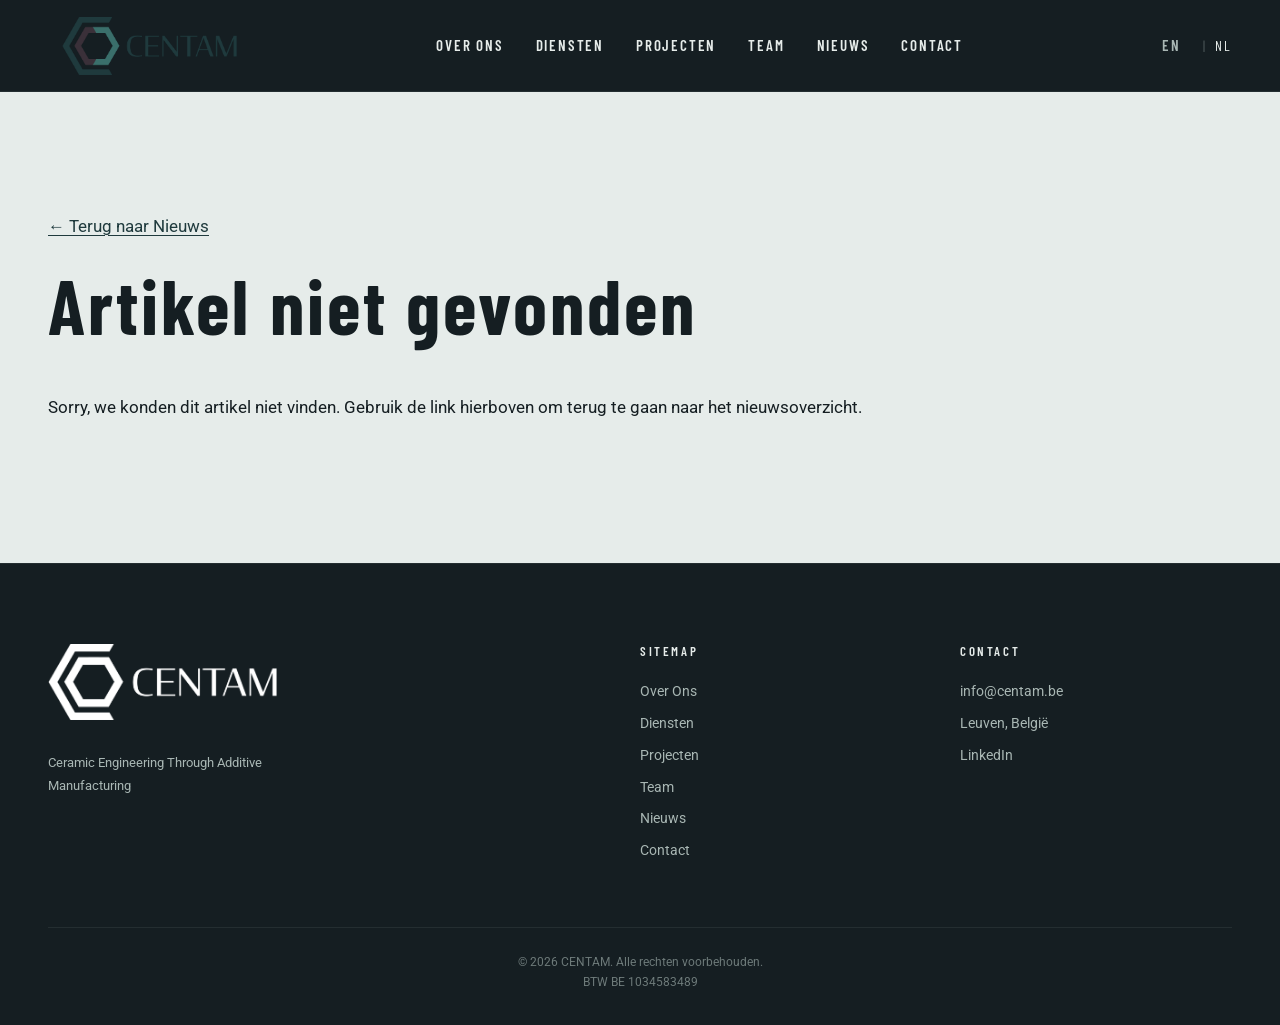
<file: nl/news-article.html>
<!doctype html>
<html lang="nl">
  <head>
    <meta charset="UTF-8" />
    <meta name="viewport" content="width=device-width, initial-scale=1.0" />
    <link rel="icon" type="image/png" sizes="32x32" href="../favicon-32x32.png" />
    <link rel="icon" type="image/png" sizes="16x16" href="../favicon-16x16.png" />
    <link rel="apple-touch-icon" sizes="180x180" href="../apple-touch-icon.png" />
    <title>Nieuws | CENTAM</title>
    <meta name="description" content="Lees het laatste nieuws en de laatste updates van CENTAM." />
    <meta property="og:type" content="article" />
    <meta property="og:title" content="Nieuws | CENTAM" />
    <meta property="og:image" content="https://centam.be/assets/Centam_Logo_Hexagon_Name_Green_Maroon_300dpi.png" />

    <!-- Google Fonts -->
    <link rel="preconnect" href="https://fonts.googleapis.com" />
    <link rel="preconnect" href="https://fonts.gstatic.com" crossorigin />
    <link
      href="https://fonts.googleapis.com/css2?family=Barlow+Condensed:wght@500;600;700&family=Roboto:wght@300;400;500&display=swap"
      rel="stylesheet"
    />

    <!-- Site styles (shared with index.html) -->
    <link rel="stylesheet" href="../styles.css" />
  </head>
  <body>
    <!-- ============================================================
       SITE HEADER / NAVIGATION
       Reuses the homepage header; links point back to the homepage
       sections since those anchors live on index.html.
       ============================================================ -->
    <header class="site-header">
      <div class="nav-inner">
        <a href="index.html" class="nav-logo">
          <img
            src="/assets/Centam_Logo_Hexagon_Name_Green_Maroon_300dpi.png"
            alt="Ceramic Engineering Through Additive Manufacturing"
          />
        </a>
        <nav class="nav-menu" id="primary-nav">
          <a href="index.html#about">Over Ons</a>
          <a href="index.html#services">Diensten</a>
          <a href="index.html#projects">Projecten</a>
          <a href="index.html#team">Team</a>
          <a href="news.html">Nieuws</a>
          <a href="index.html#contact">Contact</a>
          <a href="../news-article.html" class="nav-lang-mobile js-lang-link">EN</a>
        </nav>
        <div class="nav-lang"><a href="../news-article.html" class="js-lang-link">EN</a><span class="nav-lang__divider">|</span><span class="nav-lang__active">NL</span></div>
        <button
          class="nav-toggle"
          aria-label="Navigatiemenu in-/uitschakelen"
          aria-expanded="false"
          aria-controls="primary-nav"
        >
          <span></span><span></span><span></span>
        </button>
      </div>
    </header>

    <main>
      <!-- ========================================================
         NEWS ARTICLE — Cream
         Content is injected from the shared `newsArticles` data
         (news.nl.js) by renderNewsDetail() in script.js, based on
         the ?id= value in the URL.
         ======================================================== -->
      <article class="centam-section centam-section-light" id="news-detail">
        <div class="centam-container">
          <p><a href="news.html">← Terug naar Nieuws</a></p>
          <span class="maroon-bar"></span>
          <div class="centam-eyebrow" id="news-category"></div>
          <h1 id="news-title"></h1>
          <p><small id="news-date"></small></p>
          <div class="img-placeholder" id="news-media"></div>
          <div id="news-body"></div>
        </div>
      </article>
    </main>

    <!-- ============================================================
       SITE FOOTER (shared with index.html)
       ============================================================ -->
    <footer class="site-footer">
      <div class="centam-container">
        <div class="footer-grid">
          <div>
            <div class="nav-logo footer-logo footer-brand">
              <img
                src="/assets/Centam_Logo_Hexagon_Name_White_300ppi.png"
                alt="CENTAM"
              />
            </div>
            <p class="footer-tagline">
              Ceramic Engineering Through Additive Manufacturing
            </p>
          </div>
          <div>
            <h4>Sitemap</h4>
            <a href="index.html#about">Over Ons</a
            ><a href="index.html#services">Diensten</a
            ><a href="index.html#projects">Projecten</a>
            <a href="index.html#team">Team</a><a href="news.html">Nieuws</a
            ><a href="index.html#contact">Contact</a>
          </div>
          <div>
            <h4>Contact</h4>
            <a href="mailto:info@centam.be">info@centam.be</a>
            <a href="https://www.google.com/maps/place/Leuven/@50.88422,4.622966,12z/data=!3m1!4b1!4m6!3m5!1s0x47c160d05ebbdf85:0x40099ab2f4d5690!8m2!3d50.8791453!4d4.7024648!16zL20vMGs2YnQ?entry=ttu&g_ep=EgoyMDI2MDYxNi4wIKXMDSoASAFQAw%3D%3D" target="_blank" rel="noopener noreferrer">Leuven, België</a><a href="https://www.linkedin.com/company/centam-be" target="_blank" rel="noopener noreferrer">LinkedIn</a>
          </div>
        </div>
        <div class="footer-bottom">© 2026 CENTAM. Alle rechten voorbehouden.<br>BTW BE 1034583489</div>
      </div>
    </footer>

    <!-- Site scripts (data loads first, then behavior) -->
    <script src="../news.nl.js"></script>
    <script src="../script.js"></script>
  </body>
</html>
</file>
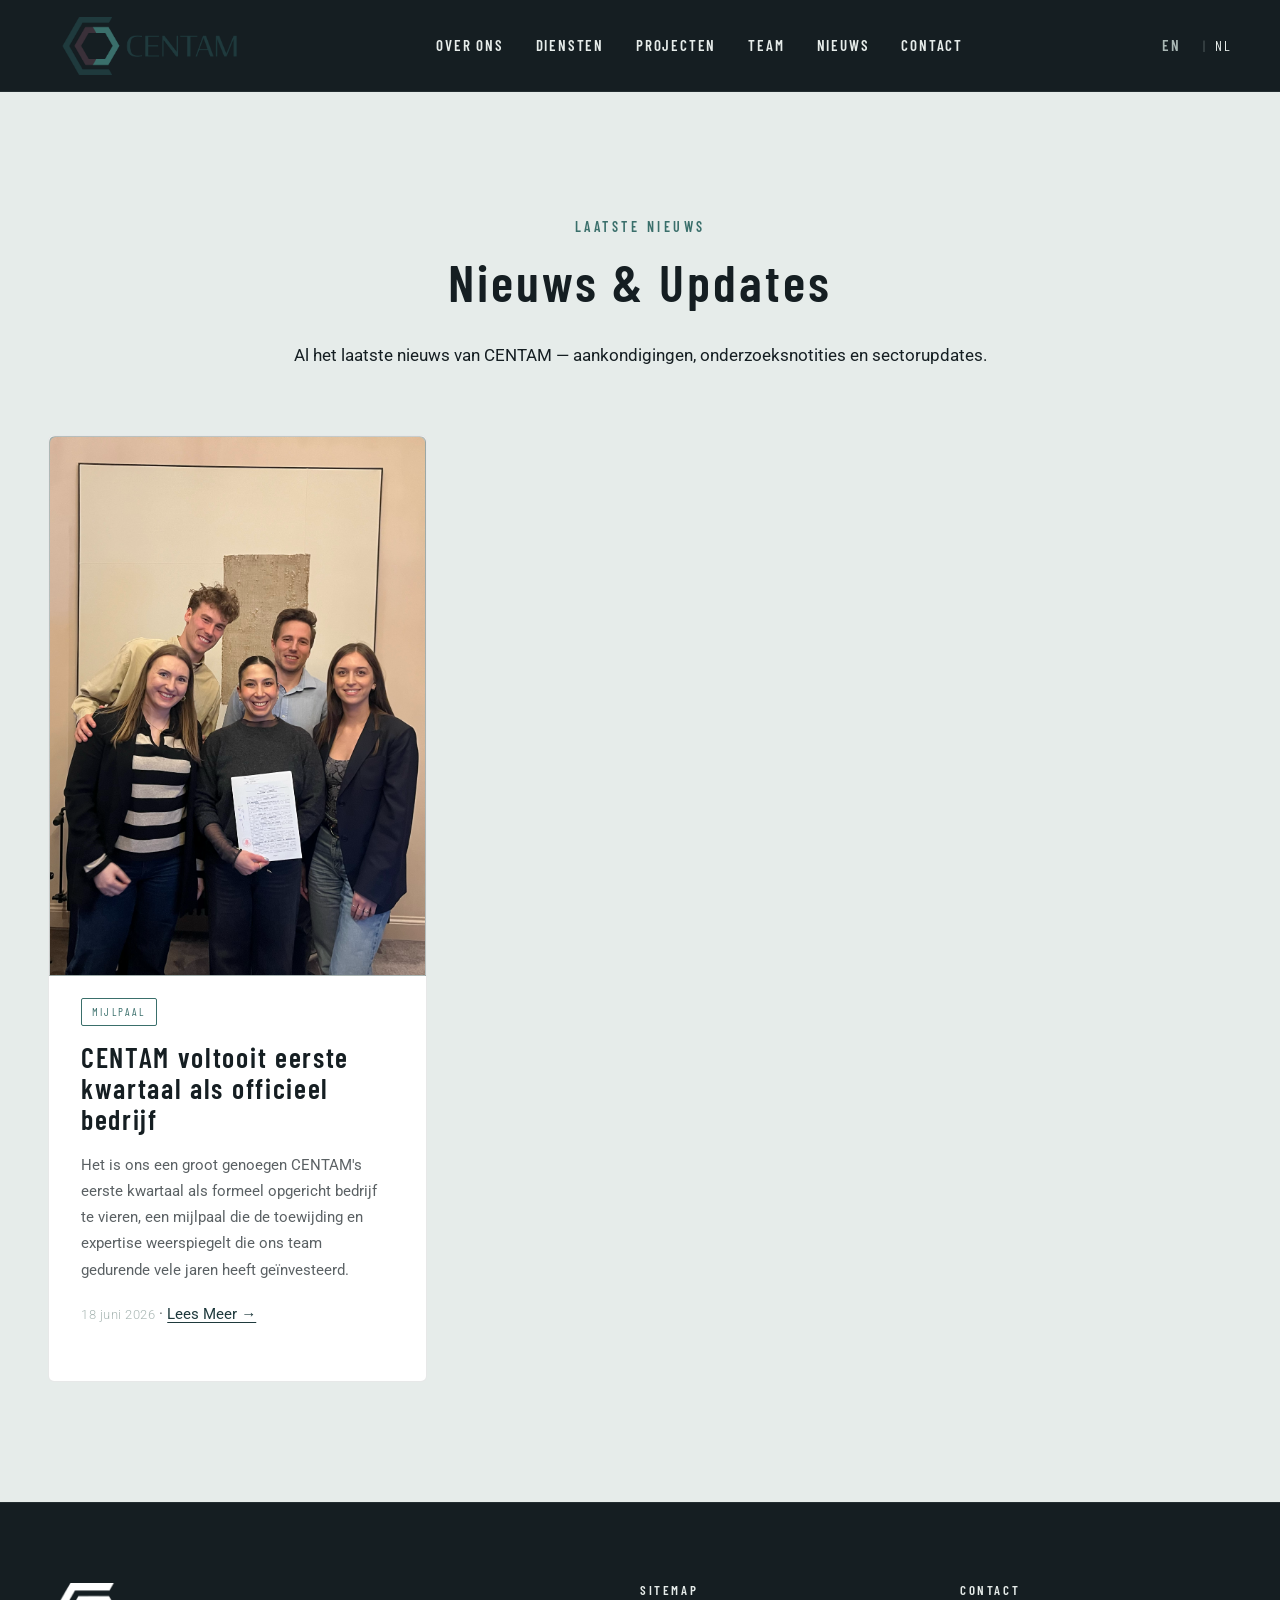
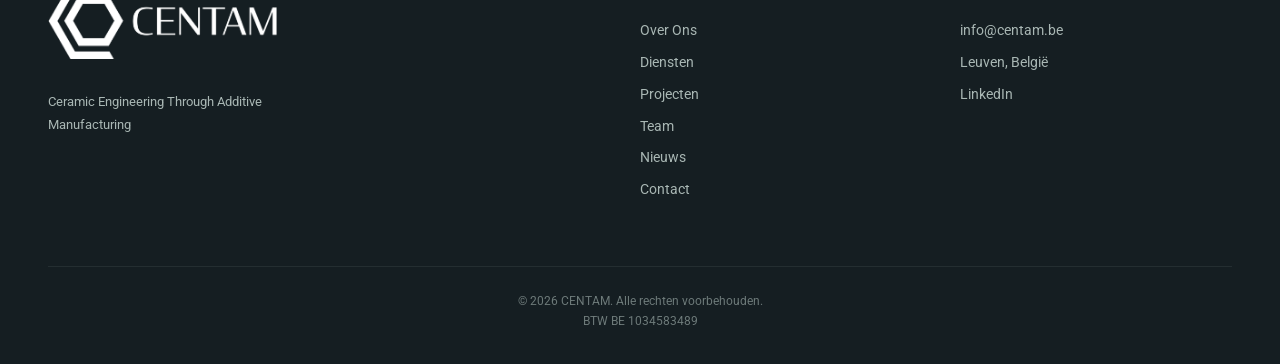
<file: nl/news.html>
<!doctype html>
<html lang="nl">
  <head>
    <meta charset="UTF-8" />
    <meta name="viewport" content="width=device-width, initial-scale=1.0" />
    <link rel="icon" type="image/png" sizes="32x32" href="../favicon-32x32.png" />
    <link rel="icon" type="image/png" sizes="16x16" href="../favicon-16x16.png" />
    <link rel="apple-touch-icon" sizes="180x180" href="../apple-touch-icon.png" />
    <title>Nieuws &amp; Updates | CENTAM</title>
    <meta name="description" content="Al het laatste nieuws van CENTAM — aankondigingen, onderzoeksnotities en sectorupdates." />
    <meta property="og:type" content="website" />
    <meta property="og:title" content="Nieuws &amp; Updates | CENTAM" />
    <meta property="og:image" content="https://centam.be/assets/Centam_Logo_Hexagon_Name_Green_Maroon_300dpi.png" />
    <meta property="og:url" content="https://centam.be/nl/news.html" />

    <!-- Google Fonts -->
    <link rel="preconnect" href="https://fonts.googleapis.com" />
    <link rel="preconnect" href="https://fonts.gstatic.com" crossorigin />
    <link
      href="https://fonts.googleapis.com/css2?family=Barlow+Condensed:wght@500;600;700&family=Roboto:wght@300;400;500&display=swap"
      rel="stylesheet"
    />

    <!-- Site styles (shared with index.html) -->
    <link rel="stylesheet" href="../styles.css" />
  </head>
  <body>
    <!-- ============================================================
       SITE HEADER / NAVIGATION
       Reuses the homepage header; links point back to the homepage
       sections since those anchors live on index.html.
       ============================================================ -->
    <header class="site-header">
      <div class="nav-inner">
        <a href="index.html" class="nav-logo">
          <img
            src="/assets/Centam_Logo_Hexagon_Name_Green_Maroon_300dpi.png"
            alt="Ceramic Engineering Through Additive Manufacturing"
          />
        </a>
        <nav class="nav-menu" id="primary-nav">
          <a href="index.html#about">Over Ons</a>
          <a href="index.html#services">Diensten</a>
          <a href="index.html#projects">Projecten</a>
          <a href="index.html#team">Team</a>
          <a href="news.html">Nieuws</a>
          <a href="index.html#contact">Contact</a>
          <a href="../news.html" class="nav-lang-mobile js-lang-link">EN</a>
        </nav>
        <div class="nav-lang"><a href="../news.html" class="js-lang-link">EN</a><span class="nav-lang__divider">|</span><span class="nav-lang__active">NL</span></div>
        <button
          class="nav-toggle"
          aria-label="Navigatiemenu in-/uitschakelen"
          aria-expanded="false"
          aria-controls="primary-nav"
        >
          <span></span><span></span><span></span>
        </button>
      </div>
    </header>

    <main>
      <!-- ========================================================
         NEWS LISTING — Cream
         Cards are rendered from the shared `newsArticles` data
         (news.nl.js) by renderNewsCards() in script.js. No data-limit
         here, so every article is listed.
         ======================================================== -->
      <section class="centam-section centam-section-light" id="news">
        <div class="centam-container">
          <div class="section-intro">
            <span class="maroon-bar maroon-bar--center"></span>
            <div class="centam-eyebrow">Laatste Nieuws</div>
            <h2>Nieuws &amp; Updates</h2>
            <p>
              Al het laatste nieuws van CENTAM — aankondigingen, onderzoeksnotities
              en sectorupdates.
            </p>
          </div>
          <div class="centam-card-grid" id="news-grid"></div>
        </div>
      </section>
    </main>

    <!-- ============================================================
       SITE FOOTER (shared with index.html)
       ============================================================ -->
    <footer class="site-footer">
      <div class="centam-container">
        <div class="footer-grid">
          <div>
            <div class="nav-logo footer-logo footer-brand">
              <img
                src="/assets/Centam_Logo_Hexagon_Name_White_300ppi.png"
                alt="CENTAM"
              />
            </div>
            <p class="footer-tagline">
              Ceramic Engineering Through Additive Manufacturing
            </p>
          </div>
          <div>
            <h4>Sitemap</h4>
            <a href="index.html#about">Over Ons</a
            ><a href="index.html#services">Diensten</a
            ><a href="index.html#projects">Projecten</a>
            <a href="index.html#team">Team</a><a href="news.html">Nieuws</a
            ><a href="index.html#contact">Contact</a>
          </div>
          <div>
            <h4>Contact</h4>
            <a href="mailto:info@centam.be">info@centam.be</a>
            <a href="https://www.google.com/maps/place/Leuven/@50.88422,4.622966,12z/data=!3m1!4b1!4m6!3m5!1s0x47c160d05ebbdf85:0x40099ab2f4d5690!8m2!3d50.8791453!4d4.7024648!16zL20vMGs2YnQ?entry=ttu&g_ep=EgoyMDI2MDYxNi4wIKXMDSoASAFQAw%3D%3D" target="_blank" rel="noopener noreferrer">Leuven, België</a><a href="https://www.linkedin.com/company/centam-be" target="_blank" rel="noopener noreferrer">LinkedIn</a>
          </div>
        </div>
        <div class="footer-bottom">© 2026 CENTAM. Alle rechten voorbehouden.<br>BTW BE 1034583489</div>
      </div>
    </footer>

    <!-- Site scripts (data loads first, then behavior) -->
    <script src="../news.nl.js"></script>
    <script src="../script.js"></script>
  </body>
</html>
</file>
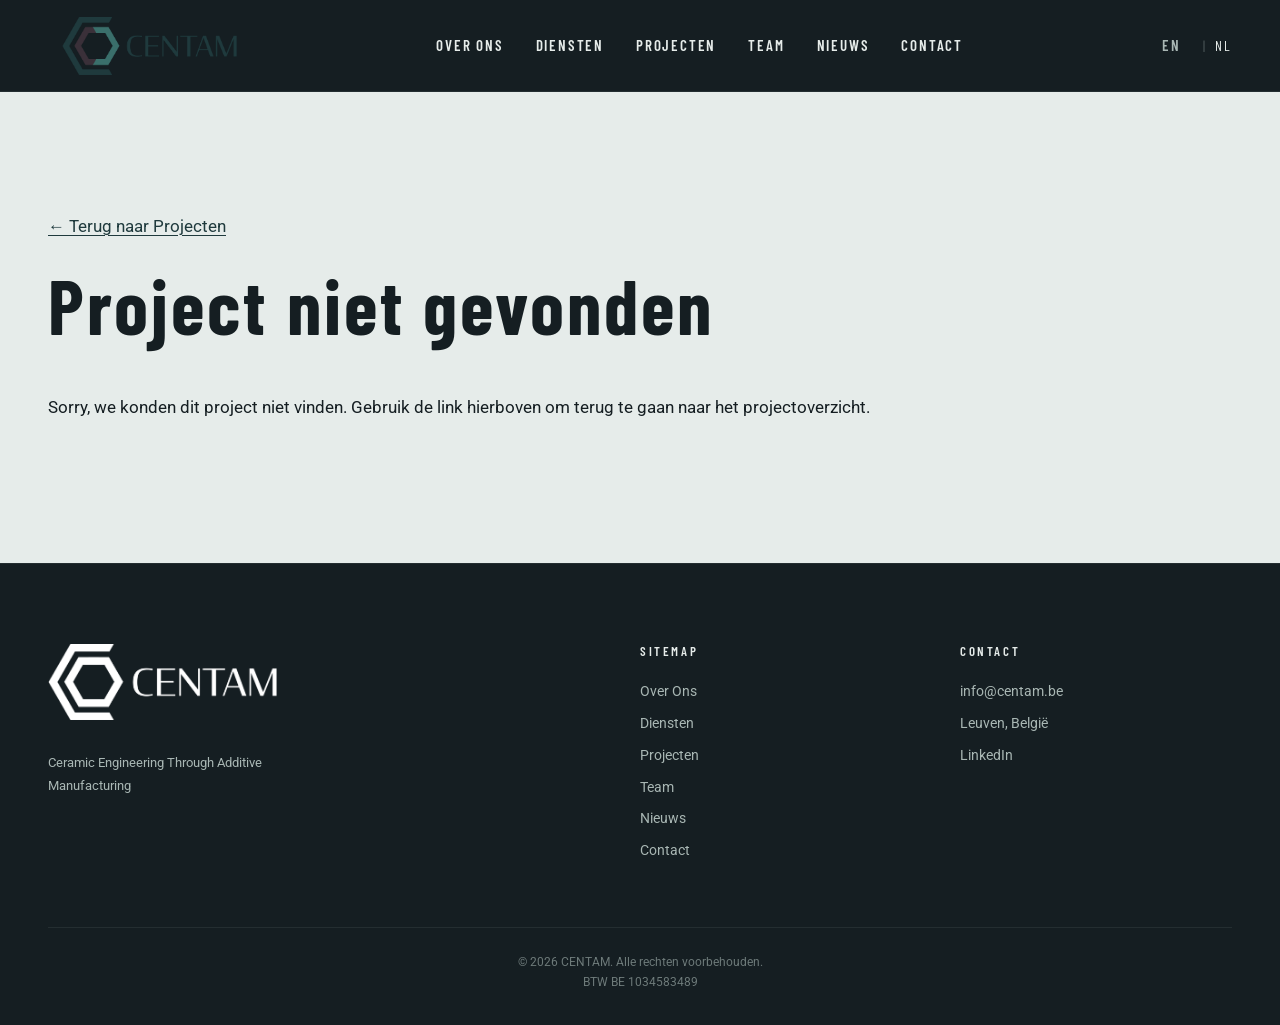
<file: nl/project.html>
<!doctype html>
<html lang="nl">
  <head>
    <meta charset="UTF-8" />
    <meta name="viewport" content="width=device-width, initial-scale=1.0" />
    <link rel="icon" type="image/png" sizes="32x32" href="../favicon-32x32.png" />
    <link rel="icon" type="image/png" sizes="16x16" href="../favicon-16x16.png" />
    <link rel="apple-touch-icon" sizes="180x180" href="../apple-touch-icon.png" />
    <title>Project | CENTAM</title>
    <meta name="description" content="Projectdetails van CENTAM, ontwikkelaars van geavanceerde Si-SiC keramische onderdelen via additieve productie." />
    <meta property="og:type" content="website" />
    <meta property="og:title" content="Project | CENTAM" />
    <meta property="og:image" content="https://centam.be/assets/Centam_Logo_Hexagon_Name_Green_Maroon_300dpi.png" />

    <!-- Google Fonts -->
    <link rel="preconnect" href="https://fonts.googleapis.com" />
    <link rel="preconnect" href="https://fonts.gstatic.com" crossorigin />
    <link
      href="https://fonts.googleapis.com/css2?family=Barlow+Condensed:wght@500;600;700&family=Roboto:wght@300;400;500&display=swap"
      rel="stylesheet"
    />

    <!-- Site styles (shared with index.html) -->
    <link rel="stylesheet" href="../styles.css" />
  </head>
  <body>
    <!-- ============================================================
       SITE HEADER / NAVIGATION
       Reuses the homepage header; links point back to the
       homepage sections since those anchors live on index.html.
       ============================================================ -->
    <header class="site-header">
      <div class="nav-inner">
        <a href="index.html" class="nav-logo">
          <img
            src="/assets/Centam_Logo_Hexagon_Name_Green_Maroon_300dpi.png"
            alt="Ceramic Engineering Through Additive Manufacturing"
          />
        </a>
        <nav class="nav-menu" id="primary-nav">
          <a href="index.html#about">Over Ons</a>
          <a href="index.html#services">Diensten</a>
          <a href="index.html#projects">Projecten</a>
          <a href="index.html#team">Team</a>
          <a href="index.html#news">Nieuws</a>
          <a href="index.html#contact">Contact</a>
          <a href="../project.html" class="nav-lang-mobile js-lang-link">EN</a>
        </nav>
        <div class="nav-lang"><a href="../project.html" class="js-lang-link">EN</a><span class="nav-lang__divider">|</span><span class="nav-lang__active">NL</span></div>
        <button
          class="nav-toggle"
          aria-label="Navigatiemenu in-/uitschakelen"
          aria-expanded="false"
          aria-controls="primary-nav"
        >
          <span></span><span></span><span></span>
        </button>
      </div>
    </header>

    <main>
      <!-- ========================================================
         PROJECT DETAIL — Cream
         Content is injected from the shared `projects` data
         (projects.nl.js) by renderProjectDetail() in script.js,
         based on the ?id= value in the URL.
         ======================================================== -->
      <article class="centam-section centam-section-light" id="project-detail">
        <div class="centam-container">
          <p><a href="index.html#projects">← Terug naar Projecten</a></p>
          <span class="maroon-bar"></span>
          <div class="centam-eyebrow" id="project-category"></div>
          <h1 id="project-title"></h1>
          <div class="img-placeholder" id="project-media"></div>
          <div id="project-body"></div>
          <div class="values-grid" id="project-meta"></div>
        </div>
      </article>
    </main>

    <!-- ============================================================
       SITE FOOTER (shared with index.html)
       ============================================================ -->
    <footer class="site-footer">
      <div class="centam-container">
        <div class="footer-grid">
          <div>
            <div class="nav-logo footer-logo footer-brand">
              <img
                src="/assets/Centam_Logo_Hexagon_Name_White_300ppi.png"
                alt="CENTAM"
              />
            </div>
            <p class="footer-tagline">
              Ceramic Engineering Through Additive Manufacturing
            </p>
          </div>
          <div>
            <h4>Sitemap</h4>
            <a href="index.html#about">Over Ons</a
            ><a href="index.html#services">Diensten</a
            ><a href="index.html#projects">Projecten</a>
            <a href="index.html#team">Team</a><a href="index.html#news">Nieuws</a
            ><a href="index.html#contact">Contact</a>
          </div>
          <div>
            <h4>Contact</h4>
            <a href="mailto:info@centam.be">info@centam.be</a>
            <a href="https://www.google.com/maps/place/Leuven/@50.88422,4.622966,12z/data=!3m1!4b1!4m6!3m5!1s0x47c160d05ebbdf85:0x40099ab2f4d5690!8m2!3d50.8791453!4d4.7024648!16zL20vMGs2YnQ?entry=ttu&g_ep=EgoyMDI2MDYxNi4wIKXMDSoASAFQAw%3D%3D" target="_blank" rel="noopener noreferrer">Leuven, België</a><a href="https://www.linkedin.com/company/centam-be" target="_blank" rel="noopener noreferrer">LinkedIn</a>
          </div>
        </div>
        <div class="footer-bottom">© 2026 CENTAM. Alle rechten voorbehouden.<br>BTW BE 1034583489</div>
      </div>
    </footer>

    <!-- Site scripts (projects data loads first, then behavior) -->
    <script src="../projects.nl.js"></script>
    <script src="../script.js"></script>
  </body>
</html>
</file>
<file: styles.css>
/* =============================================================
   CENTAM — Custom CSS
   Originally authored for WordPress (Appearance → Customize →
   Additional CSS). Preserved as the single stylesheet for this
   standalone preview so the rendered result is byte-for-byte
   identical to the original design.
   ============================================================= */

/* -------------------------------------------------------------
   1. GOOGLE FONTS
   (Loaded via <link> tags in index.html)
   ------------------------------------------------------------- */

/* -------------------------------------------------------------
   2. DESIGN TOKENS (CSS variables — single source of truth)
   ------------------------------------------------------------- */
:root {
  /* Palette — 7 approved colors only */
  --centam-near-black: #151e22;
  --centam-dark-green: #1f3a3d;
  --centam-green: #2e4f4b;
  --centam-light-green: #3a6f6b;
  --centam-mint: #a9b7b4;
  --centam-cream: #e6ecea;
  --centam-maroon: #6a4d6a;

  /* Semantic aliases */
  --bg-primary: var(--centam-near-black);
  --bg-section-dark: var(--centam-dark-green);
  --bg-section-light: var(--centam-cream);
  --text-on-dark: var(--centam-cream);
  --text-on-light: var(--centam-near-black);
  --text-meta: var(--centam-mint);
  --action: var(--centam-light-green);
  --accent: var(--centam-maroon);
  --error-red: #d32f2f;

  /* Typography */
  --font-heading: "Barlow Condensed", sans-serif;
  --font-body: "Roboto", sans-serif;

  /* Spacing rhythm */
  --section-padding-y-desktop: 120px;
  --section-padding-y-mobile: 60px;
  --container-max: 1280px;
  --gutter-desktop: 48px;
  --gutter-mobile: 20px;

  /* Motion */
  --transition-fast: 200ms ease;
  --transition-medium: 300ms ease;

  /* Radii / borders */
  --radius-button: 4px;
  --radius-card: 6px;
  --border-mint: 1px solid rgba(169, 183, 180, 0.25);

  /* Hexagon mesh overlay — single source of truth for the texture
     and its tile size, reused by the hero and the dark sections. */
  --hex-mesh: url("data:image/svg+xml;utf8,<svg xmlns='http://www.w3.org/2000/svg' width='80' height='92' viewBox='0 0 80 92'><path fill='none' stroke='%23A9B7B4' stroke-width='0.6' stroke-opacity='0.1' d='M40 1 78 23 78 69 40 91 2 69 2 23z'/></svg>");
  --hex-mesh-size: 80px 92px;

  /* Nav */
  --nav-height: 80px;
}

/* -------------------------------------------------------------
   3. RESET + BASE
   ------------------------------------------------------------- */
body {
  background-color: var(--bg-primary);
  color: var(--text-on-dark);
  font-family: var(--font-body);
  font-weight: 400;
  font-size: 17px;
  line-height: 1.7;
  -webkit-font-smoothing: antialiased;
  -moz-osx-font-smoothing: grayscale;
  /* Long words / URLs wrap instead of forcing horizontal scroll on narrow
     screens (e.g. the contact LinkedIn URL, footer links). */
  overflow-wrap: break-word;
}

* {
  box-sizing: border-box;
}

/* Images never exceed their container — without this, a picture wider than
   the viewport (e.g. the About gyroid render) forces its grid track wide and
   pushes the whole page into horizontal overflow on mobile. More specific
   rules (nav/footer logos, team photos) still win their own sizing. */
img {
  max-width: 100%;
  height: auto;
}

/* -------------------------------------------------------------
   4. TYPOGRAPHY
   ------------------------------------------------------------- */
h1,
h2,
h3,
h4,
h5,
h6,
.wp-block-heading {
  font-family: var(--font-heading);
  font-weight: 700;
  letter-spacing: 0.05em;
  line-height: 1.1;
  color: inherit;
  margin: 0 0 0.6em;
}

h1,
.wp-block-heading.is-style-h1 {
  font-size: clamp(40px, 6vw, 80px);
  font-weight: 700;
  letter-spacing: 0.04em;
  text-transform: none;
}

h2,
.wp-block-heading.is-style-h2 {
  font-size: clamp(32px, 4.2vw, 52px);
  font-weight: 600;
  letter-spacing: 0.06em;
}

h3 {
  font-size: clamp(22px, 2.4vw, 28px);
  font-weight: 600;
  letter-spacing: 0.06em;
}

h4 {
  font-size: 20px;
  font-weight: 600;
  letter-spacing: 0.08em;
}
h5 {
  font-size: 16px;
  font-weight: 600;
  letter-spacing: 0.1em;
  text-transform: uppercase;
}
h6 {
  font-size: 14px;
  font-weight: 600;
  letter-spacing: 0.12em;
  text-transform: uppercase;
  color: var(--text-meta);
}

p {
  font-family: var(--font-body);
  font-size: 17px;
  line-height: 1.75;
  margin: 0 0 1.2em;
  font-weight: 400;
}

/* Eyebrow label above section/hero headlines */
.centam-eyebrow,
.is-style-centam-eyebrow {
  display: inline-block;
  font-family: var(--font-heading);
  font-weight: 600;
  font-size: 14px;
  letter-spacing: 0.25em;
  text-transform: uppercase;
  color: var(--centam-mint);
  margin-bottom: 1em;
}

/* Small / meta text */
.centam-meta,
small {
  font-family: var(--font-body);
  font-weight: 300;
  font-size: 13px;
  letter-spacing: 0.04em;
  color: var(--text-meta);
}

/* Links */
a {
  color: var(--centam-light-green);
  text-decoration: none;
  transition: color var(--transition-fast);
}
a:hover {
  color: var(--centam-mint);
}

/* On light sections */
.centam-section-light a {
  color: var(--centam-dark-green);
  text-decoration: underline;
  text-decoration-thickness: 1px;
  text-underline-offset: 3px;
}
.centam-section-light a:hover {
  color: var(--centam-light-green);
}

/* -------------------------------------------------------------
   5. LAYOUT — containers, sections
   ------------------------------------------------------------- */
.centam-container,
.wp-block-group.alignwide,
.wp-block-group.alignfull > :not(.alignfull) {
  max-width: var(--container-max);
  margin-left: auto;
  margin-right: auto;
  padding-left: var(--gutter-desktop);
  padding-right: var(--gutter-desktop);
}

.centam-section {
  padding-top: var(--section-padding-y-desktop);
  padding-bottom: var(--section-padding-y-desktop);
  position: relative;
}

.centam-section-dark {
  background-color: var(--centam-near-black);
  color: var(--text-on-dark);
}
.centam-section-darker {
  background-color: var(--centam-dark-green);
  color: var(--text-on-dark);
}
.centam-section-slate {
  background-color: var(--centam-slate);
  color: var(--text-on-dark);
}
.centam-section-light {
  background-color: var(--centam-cream);
  color: var(--text-on-light);
}
.centam-section-soft-grey {
  background-color: var(--centam-soft-grey);
  color: var(--text-on-light);
}
.centam-section-light-cream {
  background-color: var(--centam-light-cream);
  color: var(--text-on-light);
}

.centam-section-light h1,
.centam-section-light h2,
.centam-section-light h3,
.centam-section-light h4,
.centam-section-soft-grey h1,
.centam-section-soft-grey h2,
.centam-section-soft-grey h3,
.centam-section-soft-grey h4,
.centam-section-light-cream h1,
.centam-section-light-cream h2,
.centam-section-light-cream h3,
.centam-section-light-cream h4 {
  color: var(--centam-near-black);
}

.centam-section-light .centam-eyebrow,
.centam-section-soft-grey .centam-eyebrow,
.centam-section-light-cream .centam-eyebrow {
  color: var(--centam-light-green);
}

/* Hexagon mesh overlay — dark-green sections (.centam-section-darker).
   Painted as a repeating background layer over the section's solid
   colour, so it sits beneath all content (it can never hide text) and
   adds no layout shift. The near-black Team section
   (.centam-section-dark) and the cream / mint / light sections
   intentionally omit it, and Contact opts out below. The hero applies
   the same --hex-mesh via ::before (see section 7). */
.centam-section-darker {
  background-image: var(--hex-mesh);
  background-repeat: repeat;
  background-size: var(--hex-mesh-size);
}

/* Contact section opts out of the mesh — keeps its original clean,
   solid dark-green background (background-color is untouched). */
#contact {
  background-image: none;
}

/* Cards adapt to their section background */
.centam-section-soft-grey .centam-card {
  background-color: var(--centam-light-cream);
  border-color: rgba(21, 30, 34, 0.08);
}
.centam-section-soft-grey .centam-card h3 {
  color: var(--centam-near-black);
}
.centam-section-soft-grey .centam-card p {
  color: rgba(21, 30, 34, 0.7);
}
.centam-section-light-cream .centam-card {
  background-color: #ffffff;
  border-color: rgba(21, 30, 34, 0.08);
}
.centam-section-light-cream .centam-card h3 {
  color: var(--centam-near-black);
}
.centam-section-light-cream .centam-card p {
  color: rgba(21, 30, 34, 0.7);
}
.centam-section-slate .centam-card {
  background-color: rgba(255, 255, 255, 0.04);
}

@media (max-width: 768px) {
  .centam-section {
    padding-top: var(--section-padding-y-mobile);
    padding-bottom: var(--section-padding-y-mobile);
  }
  .centam-container,
  .wp-block-group.alignwide {
    padding-left: var(--gutter-mobile);
    padding-right: var(--gutter-mobile);
  }
}

/* -------------------------------------------------------------
   6. NAVIGATION — sticky, transparent over hero
   ------------------------------------------------------------- */
.wp-block-template-part[data-type="header"],
header.site-header,
.site-header {
  position: fixed;
  top: 0;
  left: 0;
  right: 0;
  z-index: 1000;
  height: var(--nav-height);
  display: flex;
  align-items: center;
  /* Solid near-black at all times — the header no longer changes color on scroll. */
  background-color: var(--centam-near-black);
  border-bottom: 1px solid rgba(169, 183, 180, 0.1);
}

/* Nav links */
.site-header a,
.wp-block-navigation .wp-block-navigation-item a {
  font-family: var(--font-heading);
  font-weight: 600;
  font-size: 15px;
  letter-spacing: 0.12em;
  text-transform: uppercase;
  color: var(--centam-cream);
  padding: 8px 14px;
  transition: color var(--transition-fast);
}
.site-header a:hover,
.wp-block-navigation .wp-block-navigation-item a:hover {
  color: var(--centam-mint);
}

/* Push page content down by nav height (so hero starts under nav) */
body {
  padding-top: 0;
} /* hero takes 100vh under the fixed nav */
body:not(.home) main {
  padding-top: var(--nav-height);
}

/* Language switcher (Polylang) */
.lang-item a,
.pll-parent-menu-item > a {
  font-family: var(--font-heading);
  font-size: 14px;
  letter-spacing: 0.15em;
  color: var(--centam-mint);
}

/* Mobile: hamburger menu */
@media (max-width: 768px) {
  .site-header {
    height: 64px;
  }
  :root {
    --nav-height: 64px;
  }
  .wp-block-navigation__responsive-container.is-menu-open {
    background-color: var(--centam-near-black);
    padding-top: 80px;
  }
  .wp-block-navigation__responsive-container.is-menu-open a {
    font-size: 22px;
    padding: 16px 0;
  }
}

/* -------------------------------------------------------------
   7. HERO
   ------------------------------------------------------------- */
.centam-hero,
.wp-block-cover.centam-hero {
  min-height: 100vh;
  display: flex;
  align-items: center;
  justify-content: center;
  background-color: var(--centam-dark-green);
  position: relative;
  overflow: hidden;
}

/* Subtle hexagon grid pattern overlay (decorative).
   Root cause of the old bug: this mesh painted BELOW the opaque
   .img-hero gradient, so it was invisible. z-index: 1 lifts it above
   .img-hero / ::after but keeps it under the hero content
   (.centam-hero > * uses z-index: 2). Uses the shared --hex-mesh so
   the texture matches the dark content sections exactly; the faint
   look now lives in the SVG stroke-opacity (no element opacity). */
.centam-hero::before {
  content: "";
  position: absolute;
  inset: 0;
  background-image: var(--hex-mesh);
  background-repeat: repeat;
  background-size: var(--hex-mesh-size);
  z-index: 1;
  pointer-events: none;
}

.centam-hero::after {
  content: "";
  position: absolute;
  inset: 0;
  background-color: rgba(21, 30, 34, 0.45);
  pointer-events: none;
}

.centam-hero > * {
  position: relative;
  z-index: 2;
  max-width: 900px;
  padding: 0 var(--gutter-mobile);
}

.centam-hero h1 {
  color: var(--centam-cream);
  margin-bottom: 0.4em;
}
.centam-hero p {
  font-size: clamp(16px, 1.6vw, 20px);
  color: var(--centam-cream);
  max-width: 700px;
  margin-bottom: 2.5em;
}

/* Hero call-to-action row — keeps the primary and secondary buttons
   evenly spaced and vertically centred, and wraps cleanly (both
   flush-left, consistently aligned) on narrow screens. */
.hero-actions {
  display: flex;
  flex-wrap: wrap;
  align-items: center;
  gap: 16px;
}

/* 3-pillar strip below hero */
.centam-pillars {
  display: grid;
  grid-template-columns: repeat(3, 1fr);
  gap: 0;
  background-color: var(--centam-near-black);
  border-top: 1px solid rgba(169, 183, 180, 0.15);
  border-bottom: 1px solid rgba(169, 183, 180, 0.15);
}
.centam-pillars > div {
  text-align: center;
  padding: 36px 24px;
  border-right: 1px solid rgba(169, 183, 180, 0.1);
}
.centam-pillars > div:last-child {
  border-right: none;
}
.centam-pillars h4 {
  font-family: var(--font-heading);
  font-weight: 600;
  font-size: 18px;
  letter-spacing: 0.15em;
  text-transform: uppercase;
  color: var(--centam-cream);
  margin: 0;
}
@media (max-width: 768px) {
  .centam-pillars {
    grid-template-columns: 1fr;
  }
  .centam-pillars > div {
    border-right: none;
    border-bottom: 1px solid rgba(169, 183, 180, 0.1);
  }
  .centam-pillars > div:last-child {
    border-bottom: none;
  }
}

/* -------------------------------------------------------------
   8. BUTTONS
   ------------------------------------------------------------- */
.wp-block-button .wp-block-button__link,
.centam-button,
button[type="submit"],
input[type="submit"] {
  background-color: var(--centam-light-green);
  color: var(--centam-cream);
  font-family: var(--font-heading);
  font-weight: 700;
  font-size: 14px;
  letter-spacing: 0.18em;
  text-transform: uppercase;
  padding: 16px 36px;
  border: 1px solid transparent;
  border-radius: var(--radius-button);
  cursor: pointer;
  transition:
    background-color var(--transition-fast),
    border-color var(--transition-fast),
    transform var(--transition-fast);
  display: inline-block;
  text-decoration: none;
}

.wp-block-button .wp-block-button__link:hover,
.centam-button:hover,
button[type="submit"]:hover {
  background-color: var(--centam-green);
  border-color: var(--centam-mint);
}

/* Secondary "ghost" CTA — outline variant of .centam-button.
   Combine with .centam-button in the markup (class="centam-button
   centam-button-ghost") so it inherits the shared typography,
   border-radius and transitions. It is then sized down and rendered
   as a mint outline so the solid primary CTA stays dominant. */
.wp-block-button.is-style-outline .wp-block-button__link,
.centam-button-ghost {
  background-color: transparent;
  color: var(--centam-cream);
  border: 1px solid var(--centam-mint);
}
.centam-button-ghost {
  padding: 13px 28px; /* slightly smaller than the primary's 16px 36px */
  font-size: 13px; /* one step down from the primary's 14px */
}
.wp-block-button.is-style-outline .wp-block-button__link:hover,
.centam-button-ghost:hover {
  background-color: rgba(169, 183, 180, 0.1);
  border-color: var(
    --centam-cream
  ); /* subtle lift, distinct from the primary's green fill */
}

/* -------------------------------------------------------------
   9. CARDS (services / projects / news)
   ------------------------------------------------------------- */
.centam-card,
.wp-block-column.centam-card {
  background-color: var(--centam-green);
  border: var(--border-mint);
  border-radius: var(--radius-card);
  padding: 36px 32px;
  transition:
    transform var(--transition-medium),
    border-color var(--transition-fast);
}
.centam-card:hover {
  transform: translateY(-4px);
  border-color: var(--centam-mint);
}
.centam-card h3 {
  color: var(--centam-cream);
  margin-bottom: 0.6em;
}
.centam-card p {
  color: rgba(230, 236, 234, 0.85);
  font-size: 15px;
}

/* On cream sections: cards invert */
.centam-section-light .centam-card {
  background-color: #ffffff;
  border-color: rgba(21, 30, 34, 0.1);
}
.centam-section-light .centam-card h3 {
  color: var(--centam-near-black);
}
.centam-section-light .centam-card p {
  color: rgba(21, 30, 34, 0.7);
}

/* Card grid */
.centam-card-grid {
  display: grid;
  grid-template-columns: repeat(3, 1fr);
  gap: 24px;
}
@media (max-width: 992px) {
  .centam-card-grid {
    grid-template-columns: repeat(2, 1fr);
  }
}
@media (max-width: 600px) {
  .centam-card-grid {
    grid-template-columns: 1fr;
  }
}

/* Category tag on news cards */
.centam-card .category-tag {
  display: inline-block;
  font-family: var(--font-heading);
  font-size: 11px;
  letter-spacing: 0.2em;
  text-transform: uppercase;
  color: var(--centam-light-green);
  padding: 4px 10px;
  border: 1px solid var(--centam-light-green);
  border-radius: 2px;
  margin-bottom: 16px;
}

/* -------------------------------------------------------------
   10. TEAM — hexagon photos
   ------------------------------------------------------------- */
.centam-team-grid {
  display: grid;
  grid-template-columns: repeat(3, 1fr);
  gap: 40px 32px;
}
@media (max-width: 1024px) {
  .centam-team-grid {
    grid-template-columns: repeat(2, 1fr);
  }
}
@media (max-width: 600px) {
  .centam-team-grid {
    grid-template-columns: 1fr;
  }
}

.centam-team-member {
  text-align: center;
}

.centam-team-photo {
  width: 200px;
  height: 230px;
  margin: 0 auto 24px;

  position: relative;
  overflow: hidden;

  clip-path: polygon(50% 0%, 100% 25%, 100% 75%, 50% 100%, 0% 75%, 0% 25%);

  background-color: var(--centam-green);

  transition: transform var(--transition-medium);
}

/* photo layer */
.centam-team-photo img {
  position: absolute;
  inset: 0;

  width: 100%;
  height: 100%;

  object-fit: cover;
  display: block;

  z-index: 1;
}

/* hexagon border layer */
.centam-team-photo svg {
  position: absolute;
  inset: 0;

  width: 100%;
  height: 100%;

  z-index: 2;

  pointer-events: none;
}
.centam-team-member:hover .centam-team-photo {
  transform: scale(1.03);
}

.centam-team-member h3 {
  font-size: 20px;
  margin-bottom: 4px;
  color: var(--centam-cream);
}
.centam-team-member .role {
  font-size: 13px;
  letter-spacing: 0.15em;
  text-transform: uppercase;
  color: var(--centam-mint);
  margin-bottom: 12px;
}
.centam-team-member .bio {
  font-size: 15px;
  color: rgba(230, 236, 234, 0.8);
  max-width: 280px;
  margin: 0 auto;
}

/* -------------------------------------------------------------
   11. FORMS (contact)
   ------------------------------------------------------------- */
.centam-contact-grid {
  display: grid;
  grid-template-columns: 2fr 1fr;
  gap: 80px;
  align-items: start;
}
@media (max-width: 900px) {
  .centam-contact-grid {
    grid-template-columns: 1fr;
    gap: 48px;
  }
}

input[type="text"],
input[type="email"],
input[type="tel"],
textarea,
.wpforms-field input,
.wpforms-field textarea {
  width: 100%;
  background-color: rgba(255, 255, 255, 0.03);
  border: 1px solid rgba(169, 183, 180, 0.3);
  border-radius: 4px;
  padding: 14px 16px;
  font-family: var(--font-body);
  font-size: 16px;
  color: var(--centam-cream);
  transition:
    border-color var(--transition-fast),
    background-color var(--transition-fast);
}
input:focus,
textarea:focus {
  outline: none;
  border-color: var(--centam-mint);
  background-color: rgba(255, 255, 255, 0.06);
}

label,
.wpforms-field-label {
  font-family: var(--font-heading);
  font-size: 13px;
  letter-spacing: 0.15em;
  text-transform: uppercase;
  color: var(--centam-mint);
  margin-bottom: 8px;
  display: block;
}

textarea {
  min-height: 160px;
  resize: vertical;
}

/* -------------------------------------------------------------
   12. FOOTER
   ------------------------------------------------------------- */
.wp-block-template-part[data-type="footer"],
.site-footer {
  background-color: var(--centam-near-black);
  color: var(--centam-mint);
  padding: 80px 0 32px;
  border-top: 1px solid rgba(169, 183, 180, 0.1);
  font-size: 14px;
}
.site-footer h4 {
  font-family: var(--font-heading);
  font-weight: 600;
  font-size: 13px;
  letter-spacing: 0.2em;
  text-transform: uppercase;
  color: var(--centam-cream);
  margin-bottom: 18px;
}
.site-footer a {
  color: var(--centam-mint);
  display: block;
  padding: 4px 0;
  font-size: 14px;
}
.site-footer a:hover {
  color: var(--centam-cream);
}
.site-footer .footer-bottom {
  border-top: 1px solid rgba(169, 183, 180, 0.1);
  padding-top: 24px;
  margin-top: 60px;
  font-size: 12px;
  color: rgba(169, 183, 180, 0.6);
  text-align: center;
}

/* -------------------------------------------------------------
   13. UTILITIES — fade-in on scroll, accents, dividers
   ------------------------------------------------------------- */
.centam-fade-in {
  opacity: 0;
  transform: translateY(20px);
  transition:
    opacity 600ms ease,
    transform 600ms ease;
}
.centam-fade-in.is-visible {
  opacity: 1;
  transform: translateY(0);
}

/* Hexagon divider — drop between sections for a subtle visual break */
.centam-hex-divider {
  display: block;
  width: 24px;
  height: 28px;
  margin: 60px auto;
  background-image: url("data:image/svg+xml;utf8,<svg xmlns='http://www.w3.org/2000/svg' viewBox='0 0 24 28'><path fill='none' stroke='%23A9B7B4' stroke-width='1' d='M12 1 22 7 22 21 12 27 2 21 2 7z'/></svg>");
  background-repeat: no-repeat;
  background-size: contain;
  opacity: 0.45;
}

/* Maroon accent — for very small details only (rule from brief) */
.centam-accent-maroon {
  color: var(--centam-maroon);
}
.centam-bar-maroon {
  width: 36px;
  height: 3px;
  background-color: var(--centam-maroon);
  display: block;
  margin: 0 0 24px;
}

/* Hide scrollbars on horizontal scroll containers */
.centam-scroll-x {
  overflow-x: auto;
  scrollbar-width: thin;
}

/* -------------------------------------------------------------
   14. RESPONSIVE TWEAKS — final pass
   ------------------------------------------------------------- */
@media (max-width: 768px) {
  body {
    font-size: 16px;
  }
  .centam-hero {
    min-height: 88vh;
  }
  .centam-hero p {
    font-size: 16px;
    margin-bottom: 1.8em;
  }
  /* Tighter horizontal padding in the nav bar on phones (it otherwise keeps
     the 48px desktop gutter, crowding the logo and toggle). */
  .site-header .nav-inner {
    padding: 0 var(--gutter-mobile);
  }
}

/* Reduce motion for accessibility */
@media (prefers-reduced-motion: reduce) {
  *,
  *::before,
  *::after {
    animation-duration: 0.01ms !important;
    transition-duration: 0.01ms !important;
  }
  .centam-fade-in {
    opacity: 1;
    transform: none;
  }
}

/* -------------------------------------------------------------
   15. PRINT — minimal, in case anyone prints a page
   ------------------------------------------------------------- */
@media print {
  .site-header,
  .site-footer,
  .centam-hero::before,
  .centam-hero::after {
    display: none;
  }
  body {
    background: white;
    color: black;
  }
}

/* -------------------------------------------------------------
   16. PREVIEW-ONLY LAYOUT HELPERS
   These intentionally override earlier rules (nav height, body
   spacing, placeholders) for the standalone preview. Kept last so
   the cascade resolves exactly as in the original file.
   ------------------------------------------------------------- */
body {
  margin: 0;
  padding: 0;
}
main {
  padding-top: 0;
}

.site-header {
  height: 92px;
}
:root {
  --nav-height: 92px;
}

.site-header .nav-inner {
  display: flex;
  align-items: center;
  justify-content: space-between;
  width: 100%;
  max-width: var(--container-max);
  margin: 0 auto;
  padding: 0 var(--gutter-desktop);
}
.nav-logo {
  display: inline-flex;
  align-items: center;
  text-decoration: none;
}
.nav-logo img {
  height: 58px;
  width: auto;
  display: block;
  /* Optional: filter that lifts the green/maroon when nav goes transparent over hero */
}
.nav-menu {
  display: flex;
  gap: 4px;
}
.nav-lang {
  color: var(--centam-mint);
  font-family: var(--font-heading);
  font-size: 14px;
  letter-spacing: 0.15em;
}
.nav-lang__active {
  color: var(--centam-cream);
}
.nav-lang__divider {
  opacity: 0.4;
  margin: 0 8px;
}
.nav-lang a {
  color: inherit;
  text-decoration: none;
}
.nav-lang a:hover {
  color: var(--centam-cream);
}
/* Duplicate language link surfaced inside the mobile slide-down menu,
   since .nav-lang itself is hidden below 980px (see media query below). */
.nav-lang-mobile {
  display: none;
}

/* Hamburger toggle — hidden on desktop, shown on mobile (see below). */
.nav-toggle {
  display: none;
  flex-direction: column;
  justify-content: center;
  gap: 5px;
  width: 44px;
  height: 44px;
  padding: 10px;
  background: none;
  border: none;
  cursor: pointer;
}
.nav-toggle span {
  display: block;
  width: 100%;
  height: 2px;
  background-color: var(--centam-cream);
  border-radius: 2px;
  transition:
    transform var(--transition-fast),
    opacity var(--transition-fast);
}
/* Open state: morph the three bars into an X */
.nav-toggle.is-open span:nth-child(1) {
  transform: translateY(7px) rotate(45deg);
}
.nav-toggle.is-open span:nth-child(2) {
  opacity: 0;
  transform: scaleX(1);
}
.nav-toggle.is-open span:nth-child(3) {
  transform: translateY(-7px) rotate(-45deg);
}

/* Mobile nav: collapse the link row into a slide-down panel driven by the
   hamburger. The desktop language switcher is folded away to keep the bar
   to just logo + toggle; .nav-lang-mobile (inside #primary-nav) surfaces
   the same EN/NL link within the slide-down panel instead. */
@media (max-width: 980px) {
  .nav-toggle {
    display: inline-flex;
  }
  .nav-lang {
    display: none;
  }
  .nav-lang-mobile {
    display: block;
  }

  .nav-menu {
    position: fixed;
    top: var(--nav-height);
    left: 0;
    right: 0;
    flex-direction: column;
    gap: 0;
    background-color: var(--centam-near-black);
    border-bottom: 1px solid rgba(169, 183, 180, 0.1);
    padding: 8px 0;
    max-height: calc(100vh - var(--nav-height));
    overflow-y: auto;
    transform: translateY(-150%);
    visibility: hidden;
    transition:
      transform var(--transition-medium),
      visibility var(--transition-medium);
  }
  .nav-menu.is-open {
    transform: translateY(0);
    visibility: visible;
  }
  .nav-menu a {
    display: block;
    padding: 14px var(--gutter-mobile);
    font-size: 18px;
  }
}

.footer-logo img {
  height: 76px;
  width: auto;
  display: block;
}

.img-placeholder {
  background: linear-gradient(
    135deg,
    var(--centam-green),
    var(--centam-dark-green)
  );
  border-radius: var(--radius-card);
  display: flex;
  align-items: center;
  justify-content: center;
  color: rgba(230, 236, 234, 0.5);
  font-family: var(--font-heading);
  font-size: 13px;
  letter-spacing: 0.15em;
  text-transform: uppercase;
  min-height: 320px;
  border: var(--border-mint);
}
.centam-section-light .img-placeholder {
  background: linear-gradient(
    135deg,
    var(--centam-mint),
    rgba(169, 183, 180, 0.4)
  );
  border-color: rgba(21, 30, 34, 0.1);
  color: rgba(21, 30, 34, 0.4);
}

.img-hero {
  position: absolute;
  inset: 0;
  /* Full-bleed background layer. The .centam-hero > * rule (section 7)
     also matches this element and would otherwise cap it at
     max-width: 900px and lift it to z-index: 2 — that left the rest of
     the hero with no gradient and let it sit ABOVE the mesh. Reset it
     to span the full section and sit below the mesh (::before,
     z-index 1) and the content (z-index 2). */
  max-width: none;
  z-index: 0;
  background:
    linear-gradient(135deg, rgba(31, 58, 61, 0.55), rgba(21, 30, 34, 0.85)),
    radial-gradient(
      ellipse at 30% 30%,
      rgba(58, 111, 107, 0.45),
      transparent 50%
    ),
    radial-gradient(
      ellipse at 70% 70%,
      rgba(106, 77, 106, 0.3),
      transparent 60%
    ),
    var(--centam-dark-green);
}

.about-grid {
  display: block;
}
#about .about-grid > div:first-child {
  width: 100%;
  max-width: none;
}
#about .about-grid > div:first-child p,
#about .about-grid > div:first-child h3 {
  text-align: justify;
  text-justify: inter-word;
}
#about .img-placeholder--about {
  width: 50%;
  margin: 32px auto 0;
  max-width: 100%;
}
@media (max-width: 900px) {
  #about .about-grid > div:first-child {
    max-width: 100%;
  }
}

/* About: main heading ("Team"). Uses <h2> so it shares the Projects &
   Case Studies title's font family/size/weight for free, then just needs
   centering — its text column is the same width as the body copy below,
   so centering here lines it up with that text block, not the wider
   viewport/container. */
.about-heading {
  text-align: center;
}

.values-grid {
  display: grid;
  grid-template-columns: repeat(3, 1fr);
  gap: 32px;
  margin-top: 48px;
}
@media (max-width: 768px) {
  .values-grid {
    grid-template-columns: 1fr;
    gap: 24px;
  }
}
.value-item h4 {
  font-size: 14px;
  color: var(--centam-light-green);
  margin-bottom: 8px;
  letter-spacing: 0.12em;
}
.value-item p {
  font-size: 15px;
}

.partners-grid {
  display: flex;
  flex-wrap: nowrap;
  justify-content: space-between;
  gap: 24px;
  align-items: center;
}
@media (max-width: 900px) {
  .partners-grid {
    flex-wrap: wrap;
    justify-content: center;
    gap: 20px;
  }
}
@media (max-width: 600px) {
  .partners-grid {
    flex-direction: column;
    gap: 16px;
  }
}
.partner-logo {
  flex: 1 1 0;
  min-width: 0;
  display: flex;
  align-items: center;
  justify-content: center;
  min-height: 120px;
  padding: 14px 8px;
  background-color: transparent;
}
.partner-logo img {
  width: 100%;
  max-width: 180px;
  max-height: 100px;
  object-fit: contain;
  display: block;
}
.partner-logo:hover img {
  transform: scale(1.02);
}
.partner-logo,
.partner-logo img {
  transition: transform var(--transition-fast);
}

.card-media img {
  width: 100%;
  height: 100%;
  object-fit: cover;
  display: block;
  border-radius: inherit;
}

/* -------------------------------------------------------------
   17. COMPONENT CLASSES (replace former inline styles)
   Each class below reproduces, 1:1, an inline style="" that was
   removed from index.html. Declared last so equal-specificity
   overrides (e.g. .maroon-bar, .img-placeholder) win, matching the
   original inline precedence.
   ------------------------------------------------------------- */

/* Centered section intro block (services, projects, team, news) */
.section-intro {
  text-align: center;
  max-width: 700px;
  margin: 0 auto 64px;
}

/* Left-aligned section intro (contact) */
.contact-intro {
  max-width: 700px;
  margin-bottom: 64px;
}

/* About: "What We Strive For" sub-heading.
   Scoped under .centam-section-light so its color beats the
   `.centam-section-light h3` rule, exactly as the inline style did. */
.centam-section-light .about-strive-heading {
  font-size: 18px;
  margin-top: 48px;
  color: var(--centam-light-green);
  letter-spacing: 0.15em;
}

/* About: featured image block. The image keeps its intrinsic aspect ratio
   as the width changes, while remaining clipped to the card radius. */
.img-placeholder--about {
  overflow: hidden;
}
.img-placeholder--about img {
  width: 100%;
  height: auto;
  display: block;
  object-fit: contain;
  border-radius: var(--radius-card);
}

/* Centered maroon bar (overrides the default left-aligned bar) */
.maroon-bar--center {
  margin: 0 auto 24px;
}

/* Centered eyebrow (overrides the default left-aligned, inline-block eyebrow).
   Switches to block so text-align can center it in its own text column,
   same mechanism as .about-heading below it. */
.centam-eyebrow--center {
  display: block;
  text-align: center;
}

/* Card media area that bleeds to the card edges (image header) */
.card-media {
  margin-left: -32px;
  margin-right: -32px;
  border-radius: var(--radius-card) var(--radius-card) 0 0;
}
.card-media--project {
  min-height: 180px;
  margin-top: -36px;
  margin-bottom: 24px;
}
.card-media--news {
  min-height: 160px;
  margin-top: -36px;
  margin-bottom: 20px;
}

/* News: call-to-action row */
.news-cta {
  text-align: center;
  margin-top: 56px;
}

/* Contact form field spacing */
.form-field {
  margin-bottom: 20px;
}
.form-field--message {
  margin-bottom: 28px;
}

/* Contact info labels and details */
.contact-label {
  font-family: var(--font-heading);
  font-size: 13px;
  color: var(--centam-mint);
  letter-spacing: 0.2em;
  margin-bottom: 8px;
}
.contact-detail {
  margin-bottom: 32px;
}

.contact-link {
  word-break: break-all;
}

/* Footer layout and brand block */
.footer-grid {
  display: grid;
  grid-template-columns: 2fr 1fr 1fr;
  gap: 48px;
}
@media (max-width: 768px) {
  .footer-grid {
    grid-template-columns: 1fr 1fr;
    gap: 32px;
  }
}
@media (max-width: 480px) {
  .footer-grid {
    grid-template-columns: 1fr;
    gap: 28px;
  }
}
.footer-brand {
  margin-bottom: 16px;
}
.footer-tagline {
  font-size: 13px;
  color: var(--centam-mint);
  max-width: 280px;
  margin-top: 16px;
}
/* -------------------------------------------------------------
   18. DETAIL PAGES (project.html, news-article.html)
   Spacing only — every visual style is reused from the existing
   components above. Scoped to the detail roots so no other page
   is affected.
   ------------------------------------------------------------- */
#project-detail .img-placeholder,
#news-detail .img-placeholder {
  margin: 32px 0 40px;
}

/* News article & cards: show original image aspect ratio (no crop) */
#news-detail .img-placeholder {
  /* allow the image to size naturally inside the placeholder */
  min-height: 0;
  padding: 12px 0 24px;
}
#news-detail .img-placeholder img {
  max-width: 50%;
  width: 50%;
  height: auto;
  object-fit: contain;
  display: block;
  margin-left: auto;
  margin-right: auto;
}

/* News card media: show full image without cropping */
.card-media--news img {
  max-width: 100%;
  width: auto;
  height: auto;
  object-fit: contain;
  display: block;
}

/* Homepage-only: crop top and bottom of news card images without changing
   the news article page. Targets the homepage news grid which sets
   `data-limit` on `#news-grid`. */
#news-grid[data-limit] .card-media--news {
  height: 240px;
  overflow: hidden;
}
#news-grid[data-limit] .card-media--news img {
  width: 100%;
  height: auto;
  display: block;
  transform: translateY(7%); /* fine-tuned shift to center characters */
}

.form-note {
  margin-top: 16px;
  font-size: 13px;
  color: var(--error-red);
  letter-spacing: 0.05em;
  min-height: 18px;
}
</file>
